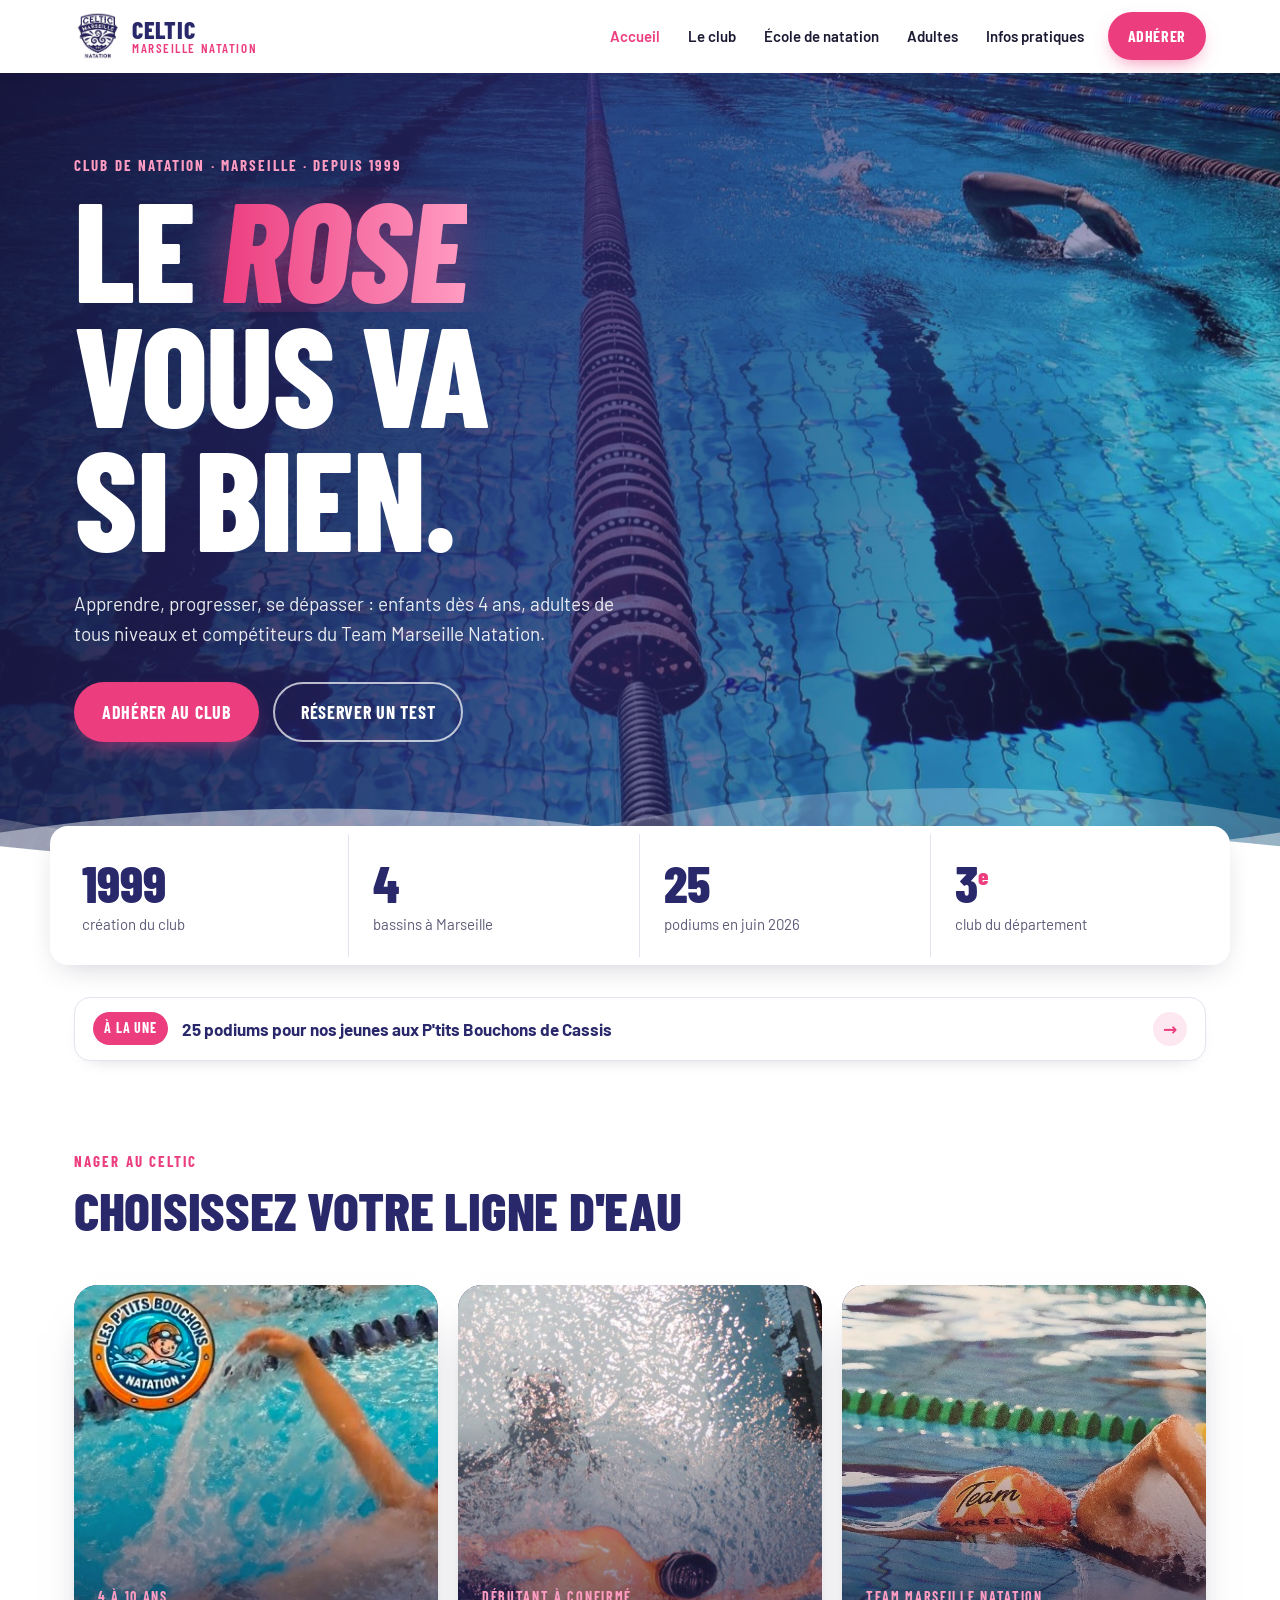
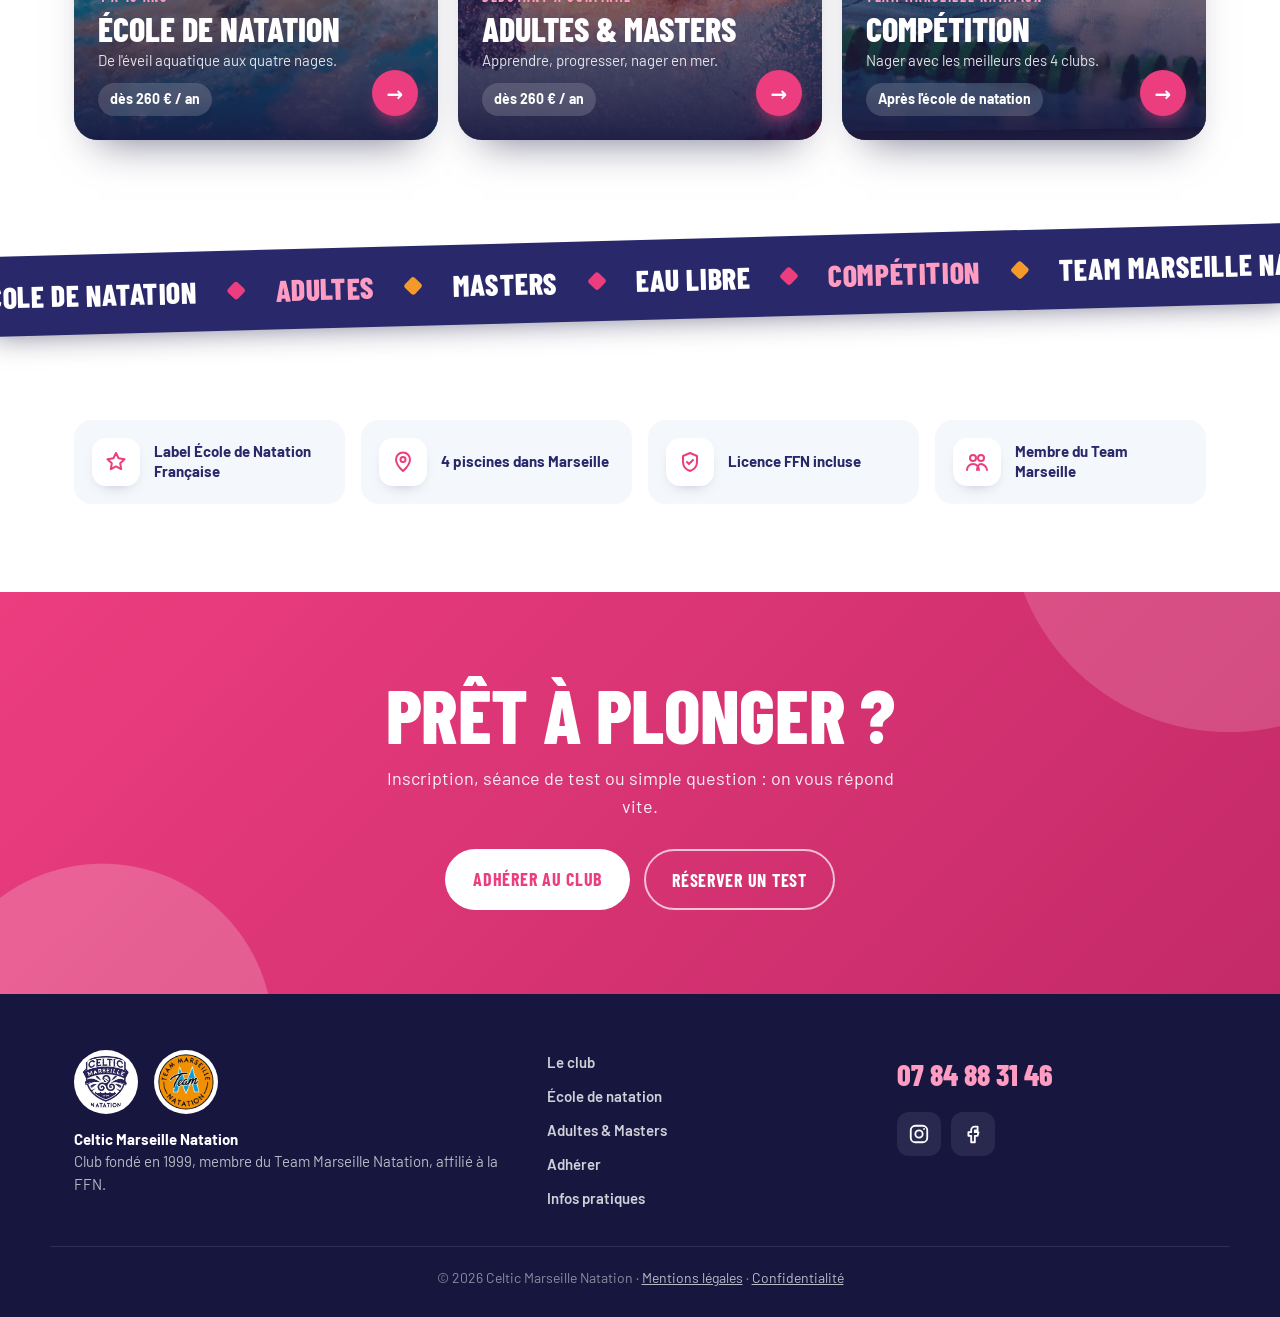
<file: index.html>
<!doctype html>
<html lang="fr">
<head>
  <meta charset="utf-8">
  <meta name="viewport" content="width=device-width, initial-scale=1, viewport-fit=cover">
  <title>Celtic Marseille Natation — Club de natation à Marseille depuis 1999</title>
  <meta name="description" content="Club de natation marseillais depuis 1999, membre du Team Marseille Natation. École de natation dès 4 ans, adultes, masters et compétition.">
  <meta name="theme-color" content="#29286b">
  <meta property="og:type" content="website">
  <meta property="og:title" content="Celtic Marseille Natation — Club de natation à Marseille depuis 1999">
  <meta property="og:description" content="Club de natation marseillais depuis 1999, membre du Team Marseille Natation. École de natation dès 4 ans, adultes, masters et compétition.">
  <meta property="og:image" content="assets/img/news-stage.jpg">
  <meta property="og:locale" content="fr_FR">
  <link rel="icon" href="assets/img/logo-celtic.jpg">
  <link rel="apple-touch-icon" href="assets/img/logo-celtic.jpg">
  <link rel="preconnect" href="https://fonts.googleapis.com">
  <link rel="preconnect" href="https://fonts.gstatic.com" crossorigin>
  <link href="https://fonts.googleapis.com/css2?family=Barlow+Condensed:ital,wght@0,600;0,700;0,800;1,800&family=Barlow:wght@400;500;600;700&display=swap" rel="stylesheet">
  <link rel="stylesheet" href="assets/css/style.css">
</head>
<body>

<a class="skip" href="#contenu">Aller au contenu</a>

<header class="header">
  <div class="container header__inner">
    <a href="index.html" class="brand" aria-label="Celtic Marseille Natation, accueil">
      <img src="assets/img/logo-celtic.jpg" alt="" width="44" height="44">
      <span class="brand__text"><strong>Celtic</strong><span>Marseille Natation</span></span>
    </a>
    <nav class="nav" id="nav" aria-label="Navigation principale">
      <ul>
        <li><a href="index.html" aria-current="page">Accueil</a></li>
        <li><a href="club.html">Le club</a></li>
        <li><a href="ecole.html">École de natation</a></li>
        <li><a href="adultes.html">Adultes</a></li>
        <li><a href="infos.html">Infos pratiques</a></li>
        <li class="nav__cta"><a href="adherer.html" class="btn btn--pink btn--sm">Adhérer</a></li>
      </ul>
    </nav>
    <button class="burger" id="burger" aria-label="Ouvrir le menu" aria-expanded="false" aria-controls="nav">
      <span></span><span></span><span></span>
    </button>
  </div>
</header>

<main id="contenu">

<section class="hero" id="hero">
  <div class="hero__bg" aria-hidden="true"><img src="assets/img/news-stage.jpg" alt=""></div>
  <div class="hero__bubbles" id="bubbles" aria-hidden="true"></div>
  <div class="container hero__inner">
    <p class="kicker kicker--light hero__anim" style="--d:0">Club de natation · Marseille · depuis 1999</p>
    <h1 class="hero__title">
      <span class="line"><span>Le <em>rose</em></span></span>
      <span class="line"><span>vous va</span></span>
      <span class="line"><span>si bien.</span></span>
    </h1>
    <p class="hero__lead hero__anim" style="--d:4">Apprendre, progresser, se dépasser : enfants dès 4 ans, adultes de tous niveaux et compétiteurs du Team Marseille Natation.</p>
    <div class="hero__actions hero__anim" style="--d:5">
      <a href="adherer.html" class="btn btn--pink btn--glow">Adhérer au club</a>
      <button type="button" class="btn btn--ghost" data-modal="test">Réserver un test</button>
    </div>
  </div>
  <div class="waves" aria-hidden="true">
    <svg class="waves__layer waves__layer--back" viewBox="0 0 2880 120" preserveAspectRatio="none">
      <path d="M0,50 C240,95 480,95 720,50 C960,5 1200,5 1440,50 C1680,95 1920,95 2160,50 C2400,5 2640,5 2880,50 L2880,120 L0,120 Z"/>
    </svg>
    <svg class="waves__layer waves__layer--mid" viewBox="0 0 2880 120" preserveAspectRatio="none">
      <path d="M0,65 C240,30 480,30 720,65 C960,100 1200,100 1440,65 C1680,30 1920,30 2160,65 C2400,100 2640,100 2880,65 L2880,120 L0,120 Z"/>
    </svg>
    <svg class="waves__layer waves__layer--front" viewBox="0 0 2880 120" preserveAspectRatio="none">
      <path d="M0,80 C240,105 480,105 720,80 C960,55 1200,55 1440,80 C1680,105 1920,105 2160,80 C2400,55 2640,55 2880,80 L2880,120 L0,120 Z"/>
    </svg>
  </div>
</section>

<section class="stats" aria-label="Le club en chiffres">
  <div class="container stats__grid">
    <div class="stat"><span class="stat__num" data-count="1999" data-from="1960">1999</span><span class="stat__label">création du club</span></div>
    <div class="stat"><span class="stat__num" data-count="4">4</span><span class="stat__label">bassins à Marseille</span></div>
    <div class="stat"><span class="stat__num" data-count="25">25</span><span class="stat__label">podiums en juin 2026</span></div>
    <div class="stat"><span class="stat__num"><span data-count="3">3</span><sup>e</sup></span><span class="stat__label">club du département</span></div>
  </div>
</section>

<a href="club.html#actus" class="headline container reveal">
  <span class="headline__tag">À la une</span>
  <span class="headline__text">25 podiums pour nos jeunes aux P'tits Bouchons de Cassis</span>
  <span class="headline__arrow" aria-hidden="true">→</span>
</a>

<section class="section section--tight" aria-labelledby="lines-title">
  <div class="container">
    <div class="section__head reveal">
      <p class="kicker">Nager au Celtic</p>
      <h2 class="h2" id="lines-title">Choisissez votre ligne d'eau</h2>
    </div>
    <div class="lines" data-carousel>
      <a href="ecole.html" class="line-card reveal">
        <img src="assets/img/news-bouchons-cassis.jpg" alt="" class="line-card__img line-card__img--left" loading="lazy">
        <span class="line-card__body">
          <span class="line-card__kicker">4 à 10 ans</span>
          <span class="line-card__title">École de natation</span>
          <span class="line-card__text">De l'éveil aquatique aux quatre nages.</span>
          <span class="line-card__price">dès 260 € / an</span>
        </span>
        <span class="line-card__go" aria-hidden="true">→</span>
      </a>
      <a href="adultes.html" class="line-card reveal">
        <img src="assets/img/news-adultes.jpg" alt="" class="line-card__img" loading="lazy">
        <span class="line-card__body">
          <span class="line-card__kicker">Débutant à confirmé</span>
          <span class="line-card__title">Adultes &amp; Masters</span>
          <span class="line-card__text">Apprendre, progresser, nager en mer.</span>
          <span class="line-card__price">dès 260 € / an</span>
        </span>
        <span class="line-card__go" aria-hidden="true">→</span>
      </a>
      <a href="club.html#competition" class="line-card reveal">
        <img src="assets/img/course.jpg" alt="" class="line-card__img" loading="lazy">
        <span class="line-card__body">
          <span class="line-card__kicker">Team Marseille Natation</span>
          <span class="line-card__title">Compétition</span>
          <span class="line-card__text">Nager avec les meilleurs des 4 clubs.</span>
          <span class="line-card__price">Après l'école de natation</span>
        </span>
        <span class="line-card__go" aria-hidden="true">→</span>
      </a>
    </div>
  </div>
</section>

<div class="marquee" aria-hidden="true">
  <div class="marquee__track">
    <span>École de natation</span><span>Adultes</span><span>Masters</span><span>Eau libre</span><span>Compétition</span><span>Team Marseille Natation</span>
    <span>École de natation</span><span>Adultes</span><span>Masters</span><span>Eau libre</span><span>Compétition</span><span>Team Marseille Natation</span>
  </div>
</div>

<section class="section section--tight" aria-labelledby="why-title">
  <div class="container">
    <h2 class="visually-hidden" id="why-title">Pourquoi le Celtic</h2>
    <ul class="why">
      <li class="reveal">
        <span class="why__icon"><svg viewBox="0 0 24 24" aria-hidden="true"><path d="M12 3l2.6 5.3 5.9.9-4.3 4.1 1 5.8L12 16.4 6.8 19.1l1-5.8L3.5 9.2l5.9-.9z"/></svg></span>
        <strong>Label École de Natation Française</strong>
      </li>
      <li class="reveal">
        <span class="why__icon"><svg viewBox="0 0 24 24" aria-hidden="true"><path d="M12 21s-7-6.2-7-11.5A7 7 0 0 1 19 9.5C19 14.8 12 21 12 21z"/><circle cx="12" cy="9.5" r="2.5"/></svg></span>
        <strong>4 piscines dans Marseille</strong>
      </li>
      <li class="reveal">
        <span class="why__icon"><svg viewBox="0 0 24 24" aria-hidden="true"><path d="M12 3l7 3v6c0 4.5-3 7.5-7 9-4-1.5-7-4.5-7-9V6l7-3z"/><path d="M9 12l2 2 4-4"/></svg></span>
        <strong>Licence FFN incluse</strong>
      </li>
      <li class="reveal">
        <span class="why__icon"><svg viewBox="0 0 24 24" aria-hidden="true"><circle cx="8" cy="8" r="3"/><circle cx="16" cy="8" r="3"/><path d="M2 20c0-3.3 2.7-6 6-6s6 2.7 6 6M12 20c0-3.3 1.8-6 4-6s6 2.7 6 6"/></svg></span>
        <strong>Membre du Team Marseille</strong>
      </li>
    </ul>
  </div>
</section>

<section class="cta-band">
  <div class="container cta-band__inner reveal">
    <h2 class="h2">Prêt à plonger ?</h2>
    <p>Inscription, séance de test ou simple question : on vous répond vite.</p>
    <div class="hero__actions">
      <a href="adherer.html" class="btn btn--white">Adhérer au club</a>
      <button type="button" class="btn btn--ghost" data-modal="test">Réserver un test</button>
    </div>
  </div>
</section>

</main>

<footer class="footer">
  <div class="container footer__inner">
    <div class="footer__brand">
      <div class="footer__logos">
        <img src="assets/img/logo-celtic.jpg" alt="Logo Celtic Marseille Natation" width="64" height="64" loading="lazy">
        <img src="assets/img/logo-team.jpeg" alt="Logo Team Marseille Natation" width="64" height="64" loading="lazy">
      </div>
      <p><strong>Celtic Marseille Natation</strong><br>Club fondé en 1999, membre du Team Marseille Natation, affilié à la FFN.</p>
    </div>
    <nav class="footer__links" aria-label="Plan du site">
      <a href="club.html">Le club</a>
      <a href="ecole.html">École de natation</a>
      <a href="adultes.html">Adultes &amp; Masters</a>
      <a href="adherer.html">Adhérer</a>
      <a href="infos.html">Infos pratiques</a>
    </nav>
    <div class="footer__contact">
      <a href="tel:+33784883146" class="footer__phone">07 84 88 31 46</a>
      <div class="footer__socials">
        <a href="https://www.instagram.com/celticmarseillenatation/" target="_blank" rel="noopener" aria-label="Instagram du club">
          <svg viewBox="0 0 24 24" aria-hidden="true"><rect x="3" y="3" width="18" height="18" rx="5"/><circle cx="12" cy="12" r="4"/><circle cx="17.5" cy="6.5" r="1" class="fill"/></svg>
        </a>
        <a href="https://www.facebook.com/p/Celtic-Marseille-Natation-61565328270177/" target="_blank" rel="noopener" aria-label="Facebook du club">
          <svg viewBox="0 0 24 24" aria-hidden="true"><path d="M14 8h3V4h-3a4 4 0 0 0-4 4v2H7v4h3v7h4v-7h3l1-4h-4V8z"/></svg>
        </a>
      </div>
    </div>
  </div>
  <p class="footer__small container">© <span id="year">2026</span> Celtic Marseille Natation · <a href="mentions-legales.html">Mentions légales</a> · <a href="politique-confidentialite.html">Confidentialité</a></p>
</footer>

<nav class="tabbar" aria-label="Navigation rapide">
  <a href="index.html" class="tabbar__item" aria-current="page"><span class="tabbar__icon"><svg viewBox="0 0 24 24" aria-hidden="true"><path d="M3 11l9-8 9 8v9a1 1 0 0 1-1 1h-5v-6h-6v6H4a1 1 0 0 1-1-1z"/></svg></span><span>Accueil</span></a>
  <a href="ecole.html" class="tabbar__item"><span class="tabbar__icon"><svg viewBox="0 0 24 24" aria-hidden="true"><circle cx="12" cy="7" r="3"/><path d="M3 15c3-2 6-2 9 0s6 2 9 0"/><path d="M3 19.5c3-2 6-2 9 0s6 2 9 0"/></svg></span><span>École</span></a>
  <a href="adherer.html" class="tabbar__item tabbar__item--cta"><span class="tabbar__icon"><svg viewBox="0 0 24 24" aria-hidden="true"><path d="M12 5v14M5 12h14"/></svg></span><span>Adhérer</span></a>
  <a href="adultes.html" class="tabbar__item"><span class="tabbar__icon"><svg viewBox="0 0 24 24" aria-hidden="true"><circle cx="17" cy="6" r="2.5"/><path d="M3 13l6-3 4 3 5-2"/><path d="M3 18c3-2 6-2 9 0s6 2 9 0"/></svg></span><span>Adultes</span></a>
  <a href="infos.html" class="tabbar__item"><span class="tabbar__icon"><svg viewBox="0 0 24 24" aria-hidden="true"><circle cx="12" cy="12" r="9"/><path d="M12 11v6M12 7.5v.5"/></svg></span><span>Infos</span></a>
</nav>

<a href="#contenu" class="totop" id="totop" aria-label="Revenir en haut de la page">
  <svg viewBox="0 0 24 24" aria-hidden="true"><path d="M12 19V5M5 12l7-7 7 7"/></svg>
</a>

<script src="assets/js/data.js"></script>
<script src="assets/js/main.js"></script>
</body>
</html>
</file>
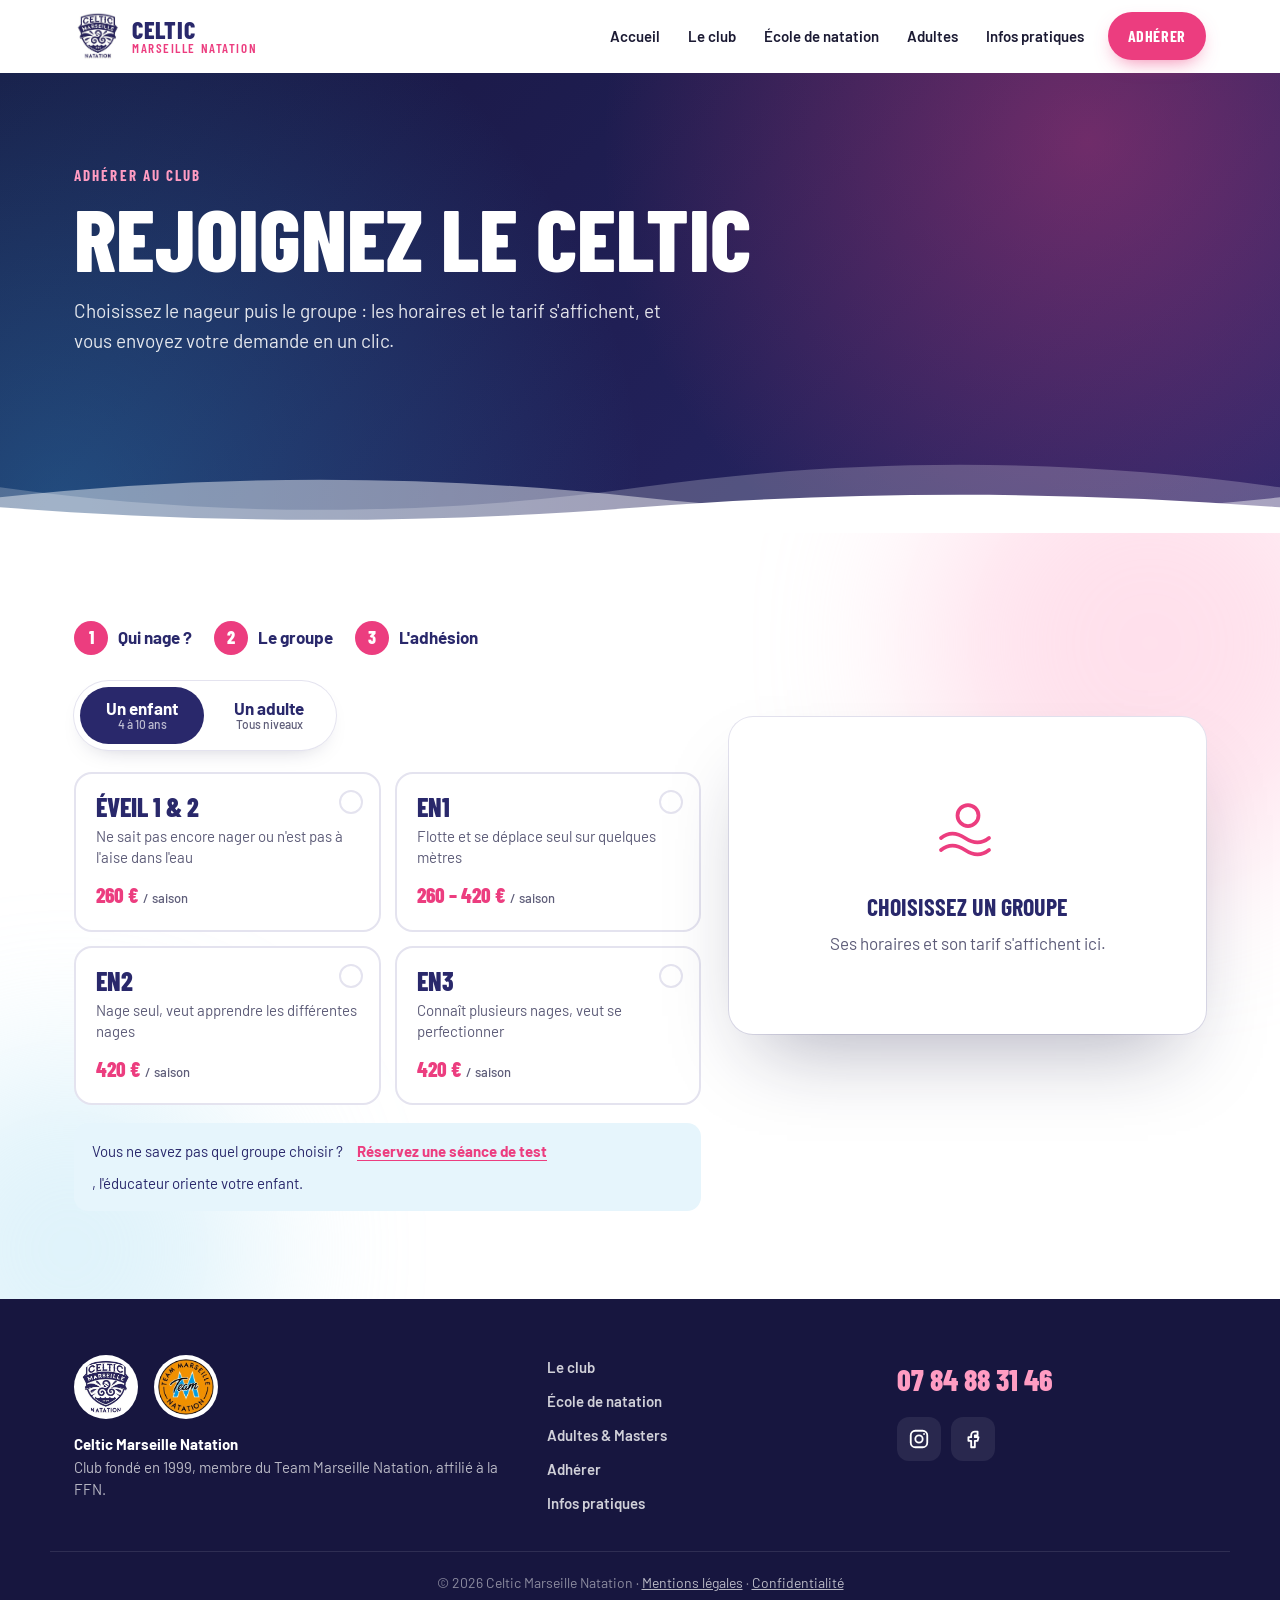
<file: adherer.html>
<!doctype html>
<html lang="fr">
<head>
  <meta charset="utf-8">
  <meta name="viewport" content="width=device-width, initial-scale=1, viewport-fit=cover">
  <title>Adhérer — Celtic Marseille Natation</title>
  <meta name="description" content="Adhérez au Celtic Marseille Natation : choisissez votre groupe, découvrez les horaires et le tarif, envoyez votre demande.">
  <meta name="theme-color" content="#29286b">
  <meta property="og:type" content="website">
  <meta property="og:title" content="Adhérer — Celtic Marseille Natation">
  <meta property="og:description" content="Adhérez au Celtic Marseille Natation : choisissez votre groupe, découvrez les horaires et le tarif, envoyez votre demande.">
  <meta property="og:image" content="assets/img/news-stage.jpg">
  <meta property="og:locale" content="fr_FR">
  <link rel="icon" href="assets/img/logo-celtic.jpg">
  <link rel="apple-touch-icon" href="assets/img/logo-celtic.jpg">
  <link rel="preconnect" href="https://fonts.googleapis.com">
  <link rel="preconnect" href="https://fonts.gstatic.com" crossorigin>
  <link href="https://fonts.googleapis.com/css2?family=Barlow+Condensed:ital,wght@0,600;0,700;0,800;1,800&family=Barlow:wght@400;500;600;700&display=swap" rel="stylesheet">
  <link rel="stylesheet" href="assets/css/style.css">
</head>
<body>

<a class="skip" href="#contenu">Aller au contenu</a>

<header class="header">
  <div class="container header__inner">
    <a href="index.html" class="brand" aria-label="Celtic Marseille Natation, accueil">
      <img src="assets/img/logo-celtic.jpg" alt="" width="44" height="44">
      <span class="brand__text"><strong>Celtic</strong><span>Marseille Natation</span></span>
    </a>
    <nav class="nav" id="nav" aria-label="Navigation principale">
      <ul>
        <li><a href="index.html">Accueil</a></li>
        <li><a href="club.html">Le club</a></li>
        <li><a href="ecole.html">École de natation</a></li>
        <li><a href="adultes.html">Adultes</a></li>
        <li><a href="infos.html">Infos pratiques</a></li>
        <li class="nav__cta"><a href="adherer.html" class="btn btn--pink btn--sm" aria-current="page">Adhérer</a></li>
      </ul>
    </nav>
    <button class="burger" id="burger" aria-label="Ouvrir le menu" aria-expanded="false" aria-controls="nav">
      <span></span><span></span><span></span>
    </button>
  </div>
</header>

<main id="contenu">
<section class="page-hero">
  <div class="container page-hero__inner">
    <p class="kicker kicker--light hero__anim" style="--d:0">Adhérer au club</p>
    <h1 class="page-hero__title hero__anim" style="--d:1">Rejoignez le Celtic</h1>
    <p class="page-hero__lead hero__anim" style="--d:2">Choisissez le nageur puis le groupe : les horaires et le tarif s'affichent, et vous envoyez votre demande en un clic.</p>
  </div>
  <div class="waves" aria-hidden="true">
    <svg class="waves__layer waves__layer--back" viewBox="0 0 2880 120" preserveAspectRatio="none">
      <path d="M0,50 C240,95 480,95 720,50 C960,5 1200,5 1440,50 C1680,95 1920,95 2160,50 C2400,5 2640,5 2880,50 L2880,120 L0,120 Z"/>
    </svg>
    <svg class="waves__layer waves__layer--mid" viewBox="0 0 2880 120" preserveAspectRatio="none">
      <path d="M0,65 C240,30 480,30 720,65 C960,100 1200,100 1440,65 C1680,30 1920,30 2160,65 C2400,100 2640,100 2880,65 L2880,120 L0,120 Z"/>
    </svg>
    <svg class="waves__layer waves__layer--front" viewBox="0 0 2880 120" preserveAspectRatio="none">
      <path d="M0,80 C240,105 480,105 720,80 C960,55 1200,55 1440,80 C1680,105 1920,105 2160,80 C2400,55 2640,55 2880,80 L2880,120 L0,120 Z"/>
    </svg>
  </div>
</section>

<section class="section section--tight signup" id="adherer">
  <div class="signup__glow" aria-hidden="true"></div>
  <div class="container">
    <ol class="mini-steps reveal">
      <li><span>1</span>Qui nage ?</li>
      <li><span>2</span>Le groupe</li>
      <li><span>3</span>L'adhésion</li>
    </ol>
    <div class="join">
      <div class="join__main">
        <div class="tabs" role="tablist" aria-label="Qui veut nager ?">
          <button type="button" class="tab" role="tab" aria-selected="true" data-tab="enfant">Un enfant<small>4 à 10 ans</small></button>
          <button type="button" class="tab" role="tab" aria-selected="false" data-tab="adulte">Un adulte<small>Tous niveaux</small></button>
        </div>
        <div class="choices" id="choices" role="radiogroup" aria-label="Choisissez un groupe"></div>
        <div class="join__help" id="join-help"></div>
      </div>
      <aside class="summary" id="summary" aria-live="polite">
        <div class="summary__empty" id="s-empty">
          <svg viewBox="0 0 48 48" aria-hidden="true"><path d="M6 30c5-4 10-4 16 0s11 4 16 0"/><path d="M6 38c5-4 10-4 16 0s11 4 16 0"/><circle cx="24" cy="15" r="7"/></svg>
          <strong>Choisissez un groupe</strong>
          <p>Ses horaires et son tarif s'affichent ici.</p>
        </div>
        <div class="summary__full" id="s-full" hidden>
          <p class="summary__label">Votre choix</p>
          <h2 class="summary__group" id="s-name"></h2>
          <p class="summary__goal" id="s-goal"></p>
          <div class="sessions" id="s-sessions" role="radiogroup" aria-label="Nombre de séances par semaine"></div>
          <div class="price-box">
            <span class="price-box__amount"><span id="s-price">0</span> €</span>
            <span class="price-box__per">pour la saison<br>adhésion + licence FFN incluses</span>
          </div>
          <p class="summary__label">Les créneaux</p>
          <ul class="slots slots--compact" id="s-slots"></ul>
          <p class="summary__note" id="s-note"></p>
          <div class="summary__actions" id="s-actions"></div>
        </div>
      </aside>
    </div>
  </div>
</section>

</main>

<footer class="footer">
  <div class="container footer__inner">
    <div class="footer__brand">
      <div class="footer__logos">
        <img src="assets/img/logo-celtic.jpg" alt="Logo Celtic Marseille Natation" width="64" height="64" loading="lazy">
        <img src="assets/img/logo-team.jpeg" alt="Logo Team Marseille Natation" width="64" height="64" loading="lazy">
      </div>
      <p><strong>Celtic Marseille Natation</strong><br>Club fondé en 1999, membre du Team Marseille Natation, affilié à la FFN.</p>
    </div>
    <nav class="footer__links" aria-label="Plan du site">
      <a href="club.html">Le club</a>
      <a href="ecole.html">École de natation</a>
      <a href="adultes.html">Adultes &amp; Masters</a>
      <a href="adherer.html">Adhérer</a>
      <a href="infos.html">Infos pratiques</a>
    </nav>
    <div class="footer__contact">
      <a href="tel:+33784883146" class="footer__phone">07 84 88 31 46</a>
      <div class="footer__socials">
        <a href="https://www.instagram.com/celticmarseillenatation/" target="_blank" rel="noopener" aria-label="Instagram du club">
          <svg viewBox="0 0 24 24" aria-hidden="true"><rect x="3" y="3" width="18" height="18" rx="5"/><circle cx="12" cy="12" r="4"/><circle cx="17.5" cy="6.5" r="1" class="fill"/></svg>
        </a>
        <a href="https://www.facebook.com/p/Celtic-Marseille-Natation-61565328270177/" target="_blank" rel="noopener" aria-label="Facebook du club">
          <svg viewBox="0 0 24 24" aria-hidden="true"><path d="M14 8h3V4h-3a4 4 0 0 0-4 4v2H7v4h3v7h4v-7h3l1-4h-4V8z"/></svg>
        </a>
      </div>
    </div>
  </div>
  <p class="footer__small container">© <span id="year">2026</span> Celtic Marseille Natation · <a href="mentions-legales.html">Mentions légales</a> · <a href="politique-confidentialite.html">Confidentialité</a></p>
</footer>

<nav class="tabbar" aria-label="Navigation rapide">
  <a href="index.html" class="tabbar__item"><span class="tabbar__icon"><svg viewBox="0 0 24 24" aria-hidden="true"><path d="M3 11l9-8 9 8v9a1 1 0 0 1-1 1h-5v-6h-6v6H4a1 1 0 0 1-1-1z"/></svg></span><span>Accueil</span></a>
  <a href="ecole.html" class="tabbar__item"><span class="tabbar__icon"><svg viewBox="0 0 24 24" aria-hidden="true"><circle cx="12" cy="7" r="3"/><path d="M3 15c3-2 6-2 9 0s6 2 9 0"/><path d="M3 19.5c3-2 6-2 9 0s6 2 9 0"/></svg></span><span>École</span></a>
  <a href="adherer.html" class="tabbar__item tabbar__item--cta" aria-current="page"><span class="tabbar__icon"><svg viewBox="0 0 24 24" aria-hidden="true"><path d="M12 5v14M5 12h14"/></svg></span><span>Adhérer</span></a>
  <a href="adultes.html" class="tabbar__item"><span class="tabbar__icon"><svg viewBox="0 0 24 24" aria-hidden="true"><circle cx="17" cy="6" r="2.5"/><path d="M3 13l6-3 4 3 5-2"/><path d="M3 18c3-2 6-2 9 0s6 2 9 0"/></svg></span><span>Adultes</span></a>
  <a href="infos.html" class="tabbar__item"><span class="tabbar__icon"><svg viewBox="0 0 24 24" aria-hidden="true"><circle cx="12" cy="12" r="9"/><path d="M12 11v6M12 7.5v.5"/></svg></span><span>Infos</span></a>
</nav>

<a href="#contenu" class="totop" id="totop" aria-label="Revenir en haut de la page">
  <svg viewBox="0 0 24 24" aria-hidden="true"><path d="M12 19V5M5 12l7-7 7 7"/></svg>
</a>

<script src="assets/js/data.js"></script>
<script src="assets/js/main.js"></script>
</body>
</html>
</file>
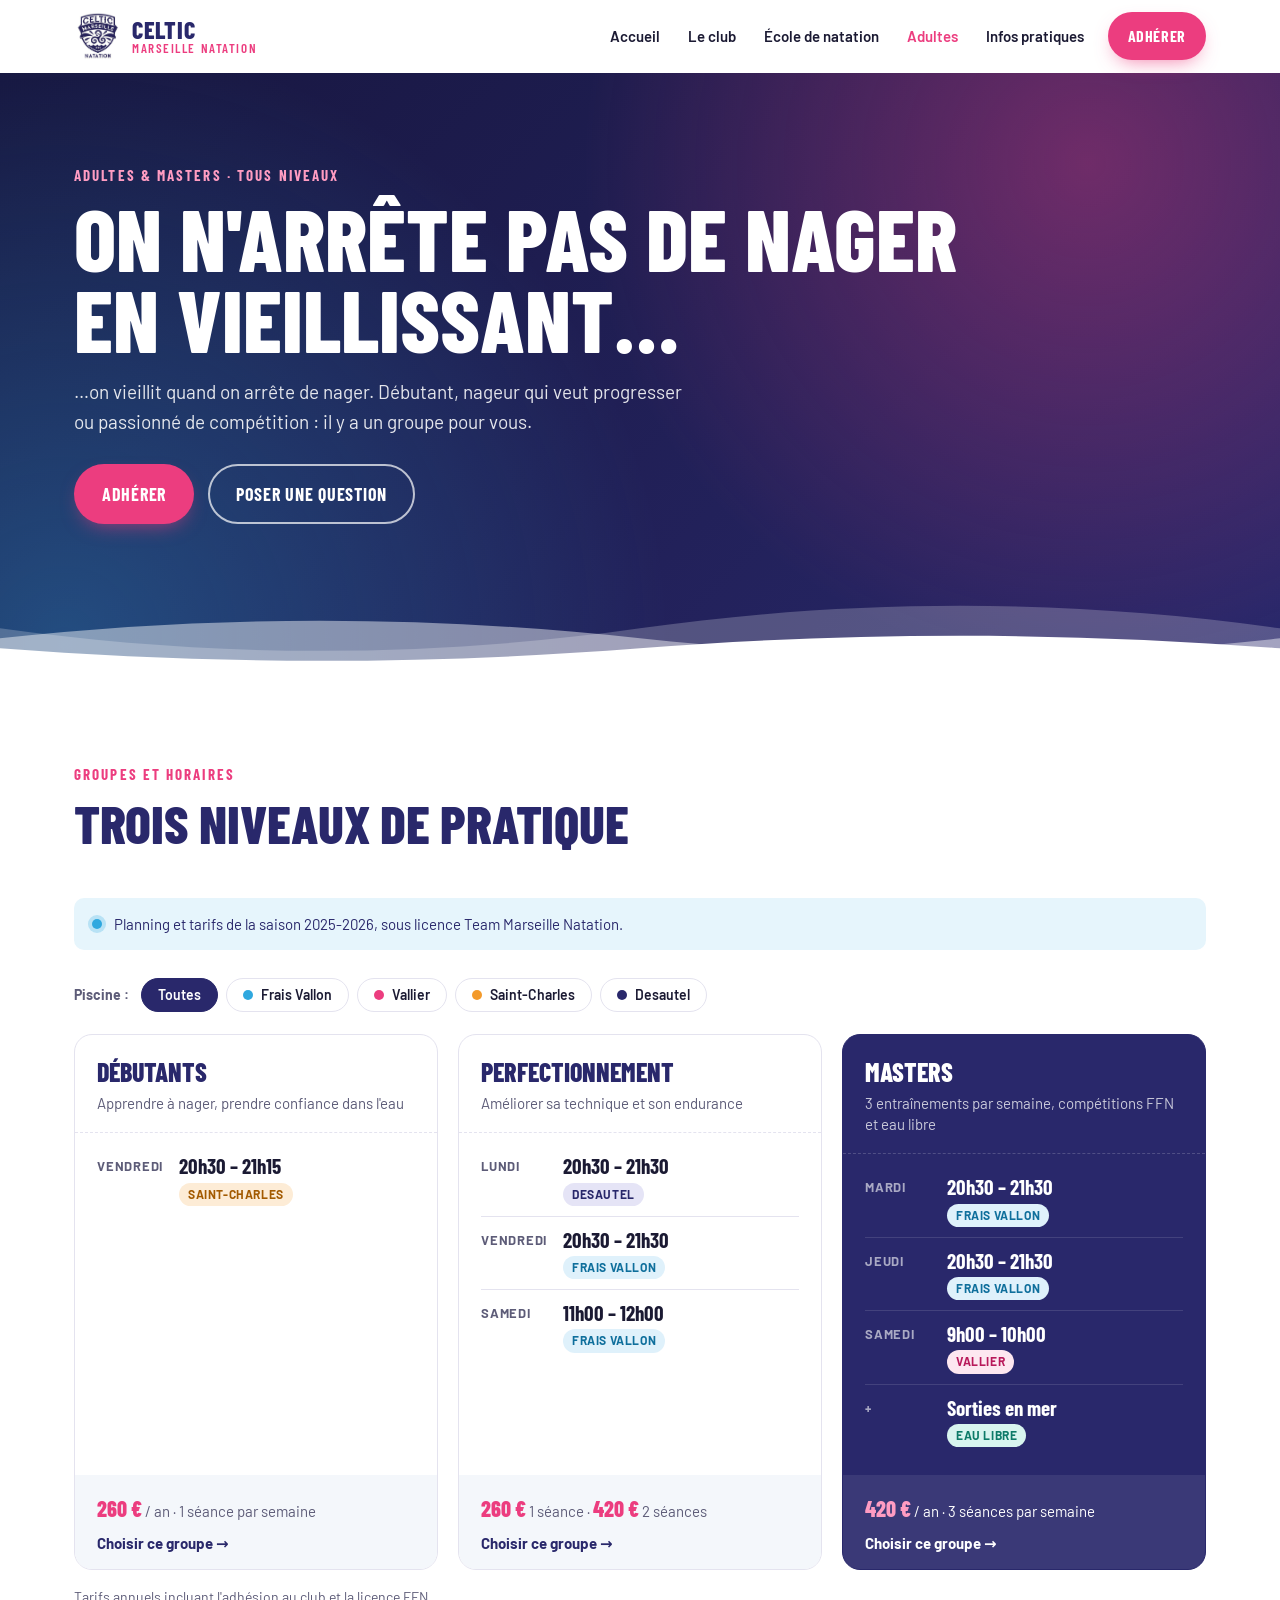
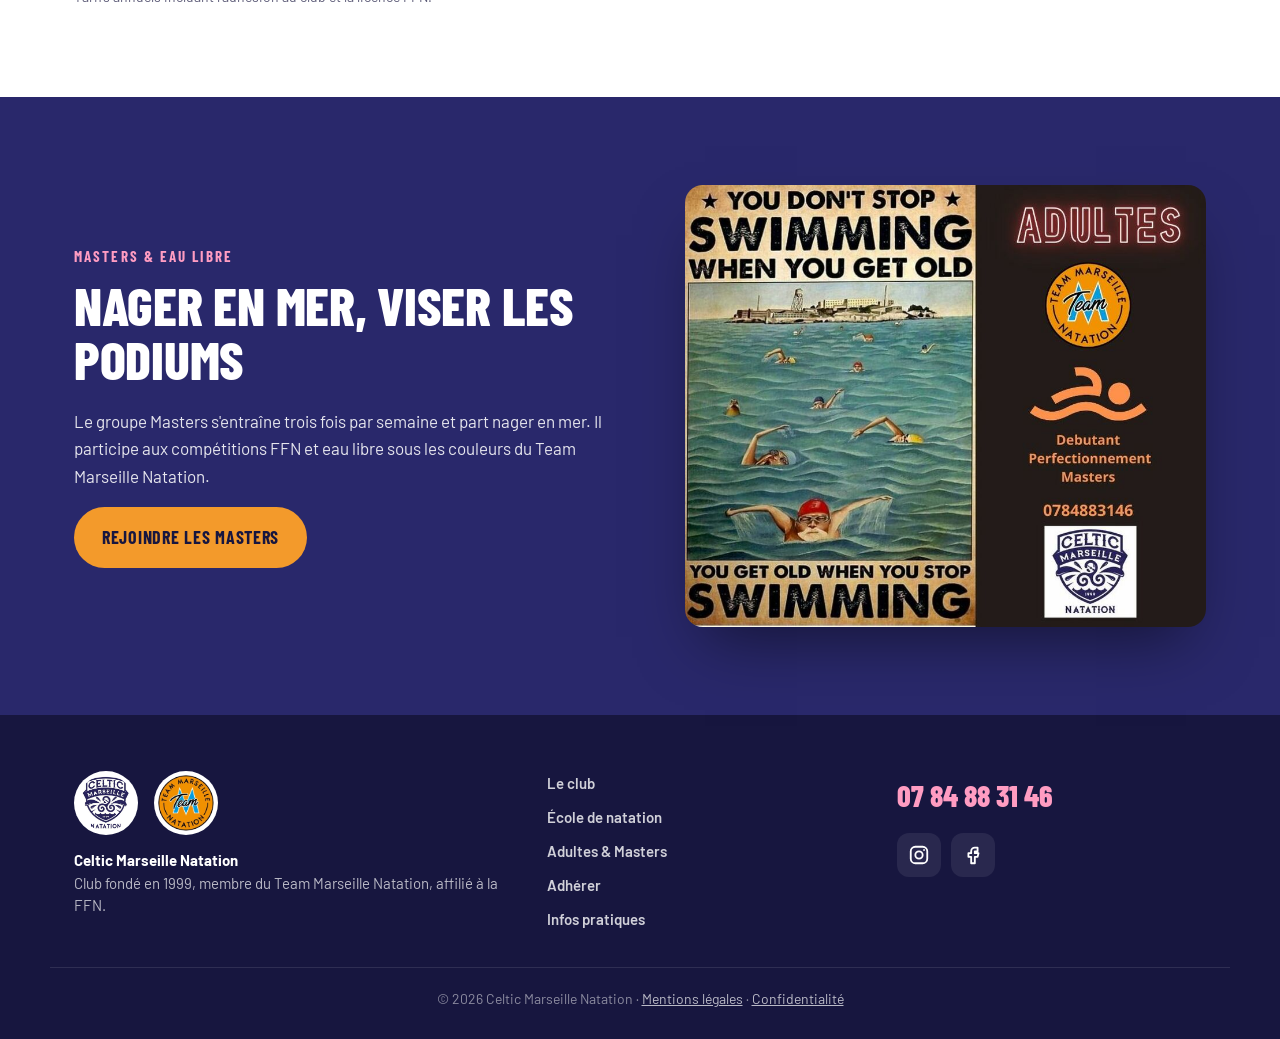
<file: adultes.html>
<!doctype html>
<html lang="fr">
<head>
  <meta charset="utf-8">
  <meta name="viewport" content="width=device-width, initial-scale=1, viewport-fit=cover">
  <title>Natation adultes et masters — Celtic Marseille Natation</title>
  <meta name="description" content="Cours de natation pour adultes à Marseille : débutants, perfectionnement et masters avec eau libre. Horaires et tarifs.">
  <meta name="theme-color" content="#29286b">
  <meta property="og:type" content="website">
  <meta property="og:title" content="Natation adultes et masters — Celtic Marseille Natation">
  <meta property="og:description" content="Cours de natation pour adultes à Marseille : débutants, perfectionnement et masters avec eau libre. Horaires et tarifs.">
  <meta property="og:image" content="assets/img/news-stage.jpg">
  <meta property="og:locale" content="fr_FR">
  <link rel="icon" href="assets/img/logo-celtic.jpg">
  <link rel="apple-touch-icon" href="assets/img/logo-celtic.jpg">
  <link rel="preconnect" href="https://fonts.googleapis.com">
  <link rel="preconnect" href="https://fonts.gstatic.com" crossorigin>
  <link href="https://fonts.googleapis.com/css2?family=Barlow+Condensed:ital,wght@0,600;0,700;0,800;1,800&family=Barlow:wght@400;500;600;700&display=swap" rel="stylesheet">
  <link rel="stylesheet" href="assets/css/style.css">
</head>
<body>

<a class="skip" href="#contenu">Aller au contenu</a>

<header class="header">
  <div class="container header__inner">
    <a href="index.html" class="brand" aria-label="Celtic Marseille Natation, accueil">
      <img src="assets/img/logo-celtic.jpg" alt="" width="44" height="44">
      <span class="brand__text"><strong>Celtic</strong><span>Marseille Natation</span></span>
    </a>
    <nav class="nav" id="nav" aria-label="Navigation principale">
      <ul>
        <li><a href="index.html">Accueil</a></li>
        <li><a href="club.html">Le club</a></li>
        <li><a href="ecole.html">École de natation</a></li>
        <li><a href="adultes.html" aria-current="page">Adultes</a></li>
        <li><a href="infos.html">Infos pratiques</a></li>
        <li class="nav__cta"><a href="adherer.html" class="btn btn--pink btn--sm">Adhérer</a></li>
      </ul>
    </nav>
    <button class="burger" id="burger" aria-label="Ouvrir le menu" aria-expanded="false" aria-controls="nav">
      <span></span><span></span><span></span>
    </button>
  </div>
</header>

<main id="contenu">
<section class="page-hero">
  <div class="container page-hero__inner">
    <p class="kicker kicker--light hero__anim" style="--d:0">Adultes &amp; Masters · Tous niveaux</p>
    <h1 class="page-hero__title hero__anim" style="--d:1">On n'arrête pas de nager en vieillissant…</h1>
    <p class="page-hero__lead hero__anim" style="--d:2">…on vieillit quand on arrête de nager. Débutant, nageur qui veut progresser ou passionné de compétition : il y a un groupe pour vous.</p>
    <div class="hero__actions"><a href="adherer.html" class="btn btn--pink btn--glow">Adhérer</a><button type="button" class="btn btn--ghost" data-modal="question">Poser une question</button></div>
  </div>
  <div class="waves" aria-hidden="true">
    <svg class="waves__layer waves__layer--back" viewBox="0 0 2880 120" preserveAspectRatio="none">
      <path d="M0,50 C240,95 480,95 720,50 C960,5 1200,5 1440,50 C1680,95 1920,95 2160,50 C2400,5 2640,5 2880,50 L2880,120 L0,120 Z"/>
    </svg>
    <svg class="waves__layer waves__layer--mid" viewBox="0 0 2880 120" preserveAspectRatio="none">
      <path d="M0,65 C240,30 480,30 720,65 C960,100 1200,100 1440,65 C1680,30 1920,30 2160,65 C2400,100 2640,100 2880,65 L2880,120 L0,120 Z"/>
    </svg>
    <svg class="waves__layer waves__layer--front" viewBox="0 0 2880 120" preserveAspectRatio="none">
      <path d="M0,80 C240,105 480,105 720,80 C960,55 1200,55 1440,80 C1680,105 1920,105 2160,80 C2400,55 2640,55 2880,80 L2880,120 L0,120 Z"/>
    </svg>
  </div>
</section>

<section class="section section--tight">
  <div class="container">
    <div class="section__head reveal">
      <p class="kicker">Groupes et horaires</p>
      <h2 class="h2">Trois niveaux de pratique</h2>
    </div>
    <p class="season-note reveal"><span class="season-note__dot"></span><span>Planning et tarifs de la saison <span data-season>2025-2026</span>, sous licence Team Marseille Natation.</span></p>
    <div class="groups groups--3" data-groups="adulte" data-carousel></div>
    <p class="fineprint">Tarifs annuels incluant l'adhésion au club et la licence FFN.</p>
  </div>
</section>

<section class="section section--navy section--tight">
  <div class="container split">
    <div class="split__text reveal">
      <p class="kicker kicker--light">Masters &amp; eau libre</p>
      <h2 class="h2">Nager en mer, viser les podiums</h2>
      <p>Le groupe Masters s'entraîne trois fois par semaine et part nager en mer. Il participe aux compétitions FFN et eau libre sous les couleurs du Team Marseille Natation.</p>
      <a href="adherer.html" class="btn btn--orange">Rejoindre les Masters</a>
    </div>
    <figure class="split__media reveal">
      <img class="photo" src="assets/img/masters.jpg" alt="Affiche des groupes adultes : débutant, perfectionnement, masters" loading="lazy">
    </figure>
  </div>
</section>

</main>

<footer class="footer">
  <div class="container footer__inner">
    <div class="footer__brand">
      <div class="footer__logos">
        <img src="assets/img/logo-celtic.jpg" alt="Logo Celtic Marseille Natation" width="64" height="64" loading="lazy">
        <img src="assets/img/logo-team.jpeg" alt="Logo Team Marseille Natation" width="64" height="64" loading="lazy">
      </div>
      <p><strong>Celtic Marseille Natation</strong><br>Club fondé en 1999, membre du Team Marseille Natation, affilié à la FFN.</p>
    </div>
    <nav class="footer__links" aria-label="Plan du site">
      <a href="club.html">Le club</a>
      <a href="ecole.html">École de natation</a>
      <a href="adultes.html">Adultes &amp; Masters</a>
      <a href="adherer.html">Adhérer</a>
      <a href="infos.html">Infos pratiques</a>
    </nav>
    <div class="footer__contact">
      <a href="tel:+33784883146" class="footer__phone">07 84 88 31 46</a>
      <div class="footer__socials">
        <a href="https://www.instagram.com/celticmarseillenatation/" target="_blank" rel="noopener" aria-label="Instagram du club">
          <svg viewBox="0 0 24 24" aria-hidden="true"><rect x="3" y="3" width="18" height="18" rx="5"/><circle cx="12" cy="12" r="4"/><circle cx="17.5" cy="6.5" r="1" class="fill"/></svg>
        </a>
        <a href="https://www.facebook.com/p/Celtic-Marseille-Natation-61565328270177/" target="_blank" rel="noopener" aria-label="Facebook du club">
          <svg viewBox="0 0 24 24" aria-hidden="true"><path d="M14 8h3V4h-3a4 4 0 0 0-4 4v2H7v4h3v7h4v-7h3l1-4h-4V8z"/></svg>
        </a>
      </div>
    </div>
  </div>
  <p class="footer__small container">© <span id="year">2026</span> Celtic Marseille Natation · <a href="mentions-legales.html">Mentions légales</a> · <a href="politique-confidentialite.html">Confidentialité</a></p>
</footer>

<nav class="tabbar" aria-label="Navigation rapide">
  <a href="index.html" class="tabbar__item"><span class="tabbar__icon"><svg viewBox="0 0 24 24" aria-hidden="true"><path d="M3 11l9-8 9 8v9a1 1 0 0 1-1 1h-5v-6h-6v6H4a1 1 0 0 1-1-1z"/></svg></span><span>Accueil</span></a>
  <a href="ecole.html" class="tabbar__item"><span class="tabbar__icon"><svg viewBox="0 0 24 24" aria-hidden="true"><circle cx="12" cy="7" r="3"/><path d="M3 15c3-2 6-2 9 0s6 2 9 0"/><path d="M3 19.5c3-2 6-2 9 0s6 2 9 0"/></svg></span><span>École</span></a>
  <a href="adherer.html" class="tabbar__item tabbar__item--cta"><span class="tabbar__icon"><svg viewBox="0 0 24 24" aria-hidden="true"><path d="M12 5v14M5 12h14"/></svg></span><span>Adhérer</span></a>
  <a href="adultes.html" class="tabbar__item" aria-current="page"><span class="tabbar__icon"><svg viewBox="0 0 24 24" aria-hidden="true"><circle cx="17" cy="6" r="2.5"/><path d="M3 13l6-3 4 3 5-2"/><path d="M3 18c3-2 6-2 9 0s6 2 9 0"/></svg></span><span>Adultes</span></a>
  <a href="infos.html" class="tabbar__item"><span class="tabbar__icon"><svg viewBox="0 0 24 24" aria-hidden="true"><circle cx="12" cy="12" r="9"/><path d="M12 11v6M12 7.5v.5"/></svg></span><span>Infos</span></a>
</nav>

<a href="#contenu" class="totop" id="totop" aria-label="Revenir en haut de la page">
  <svg viewBox="0 0 24 24" aria-hidden="true"><path d="M12 19V5M5 12l7-7 7 7"/></svg>
</a>

<script src="assets/js/data.js"></script>
<script src="assets/js/main.js"></script>
</body>
</html>
</file>
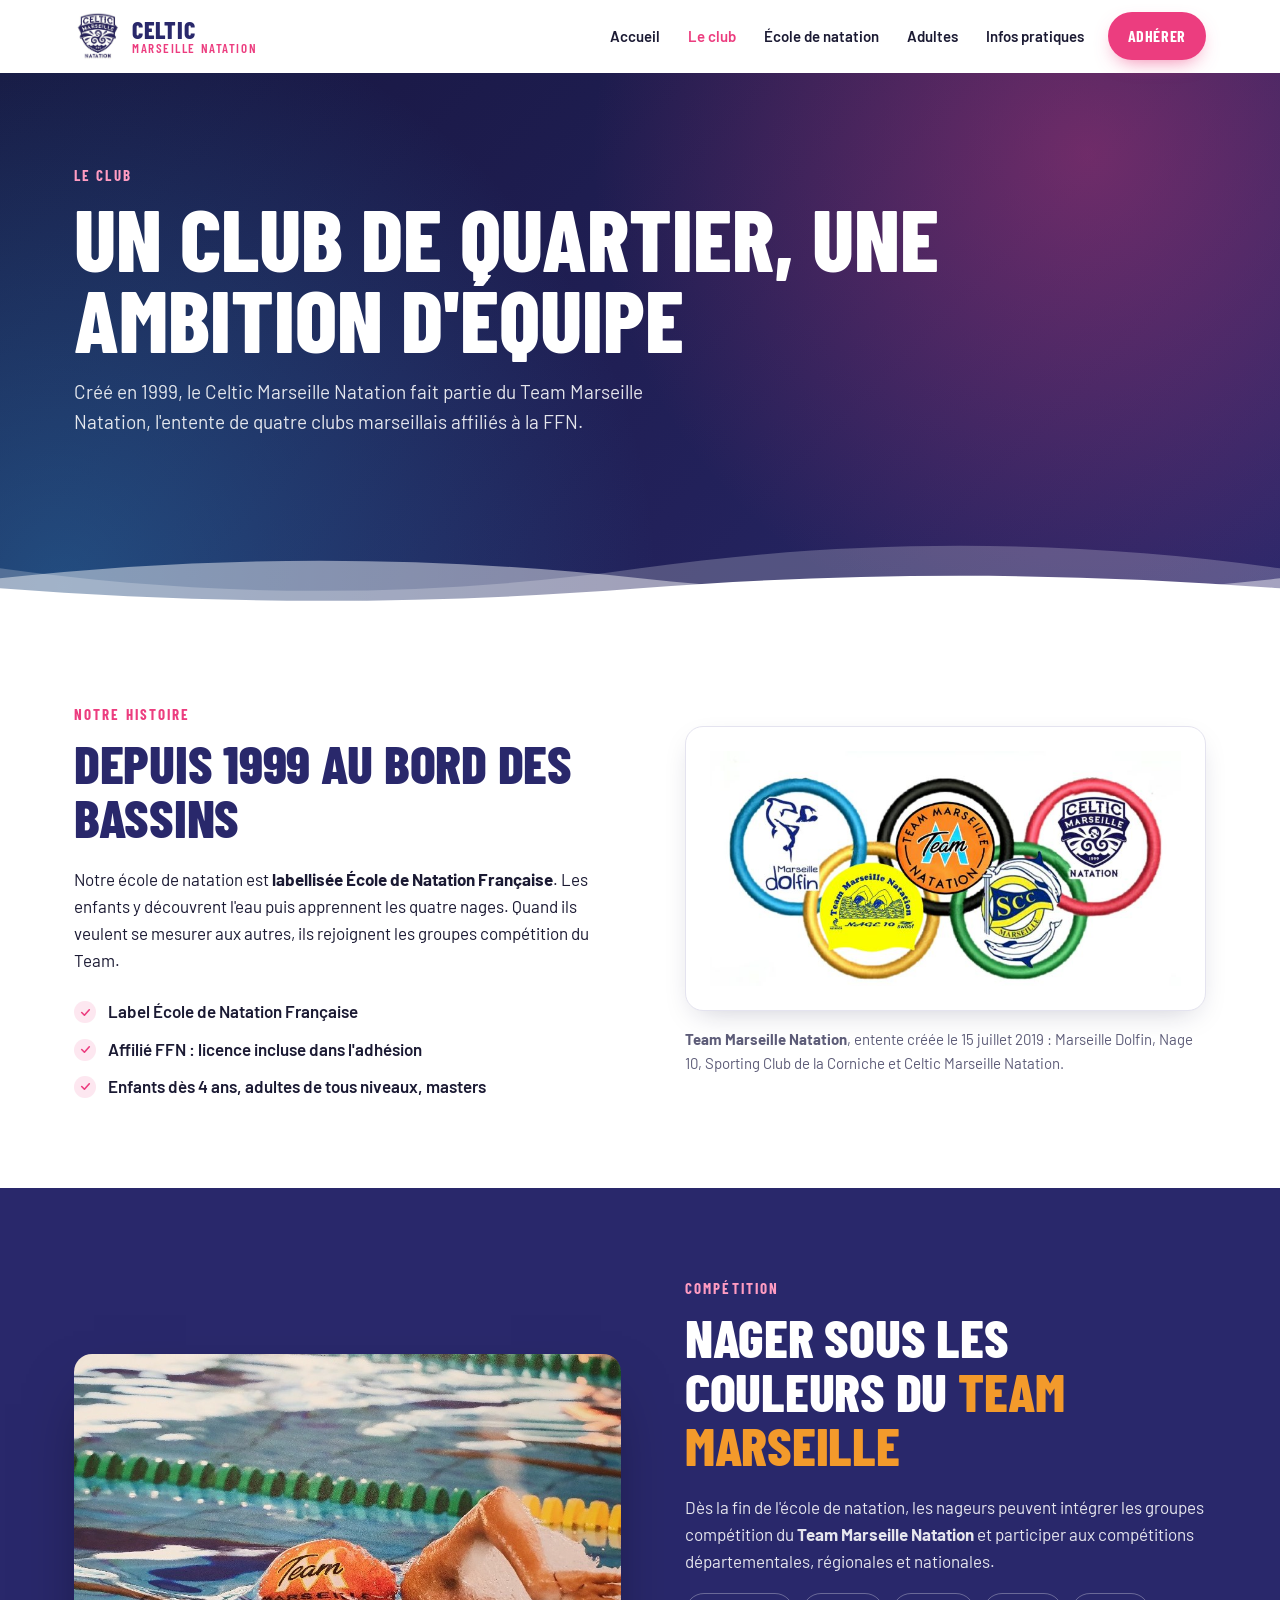
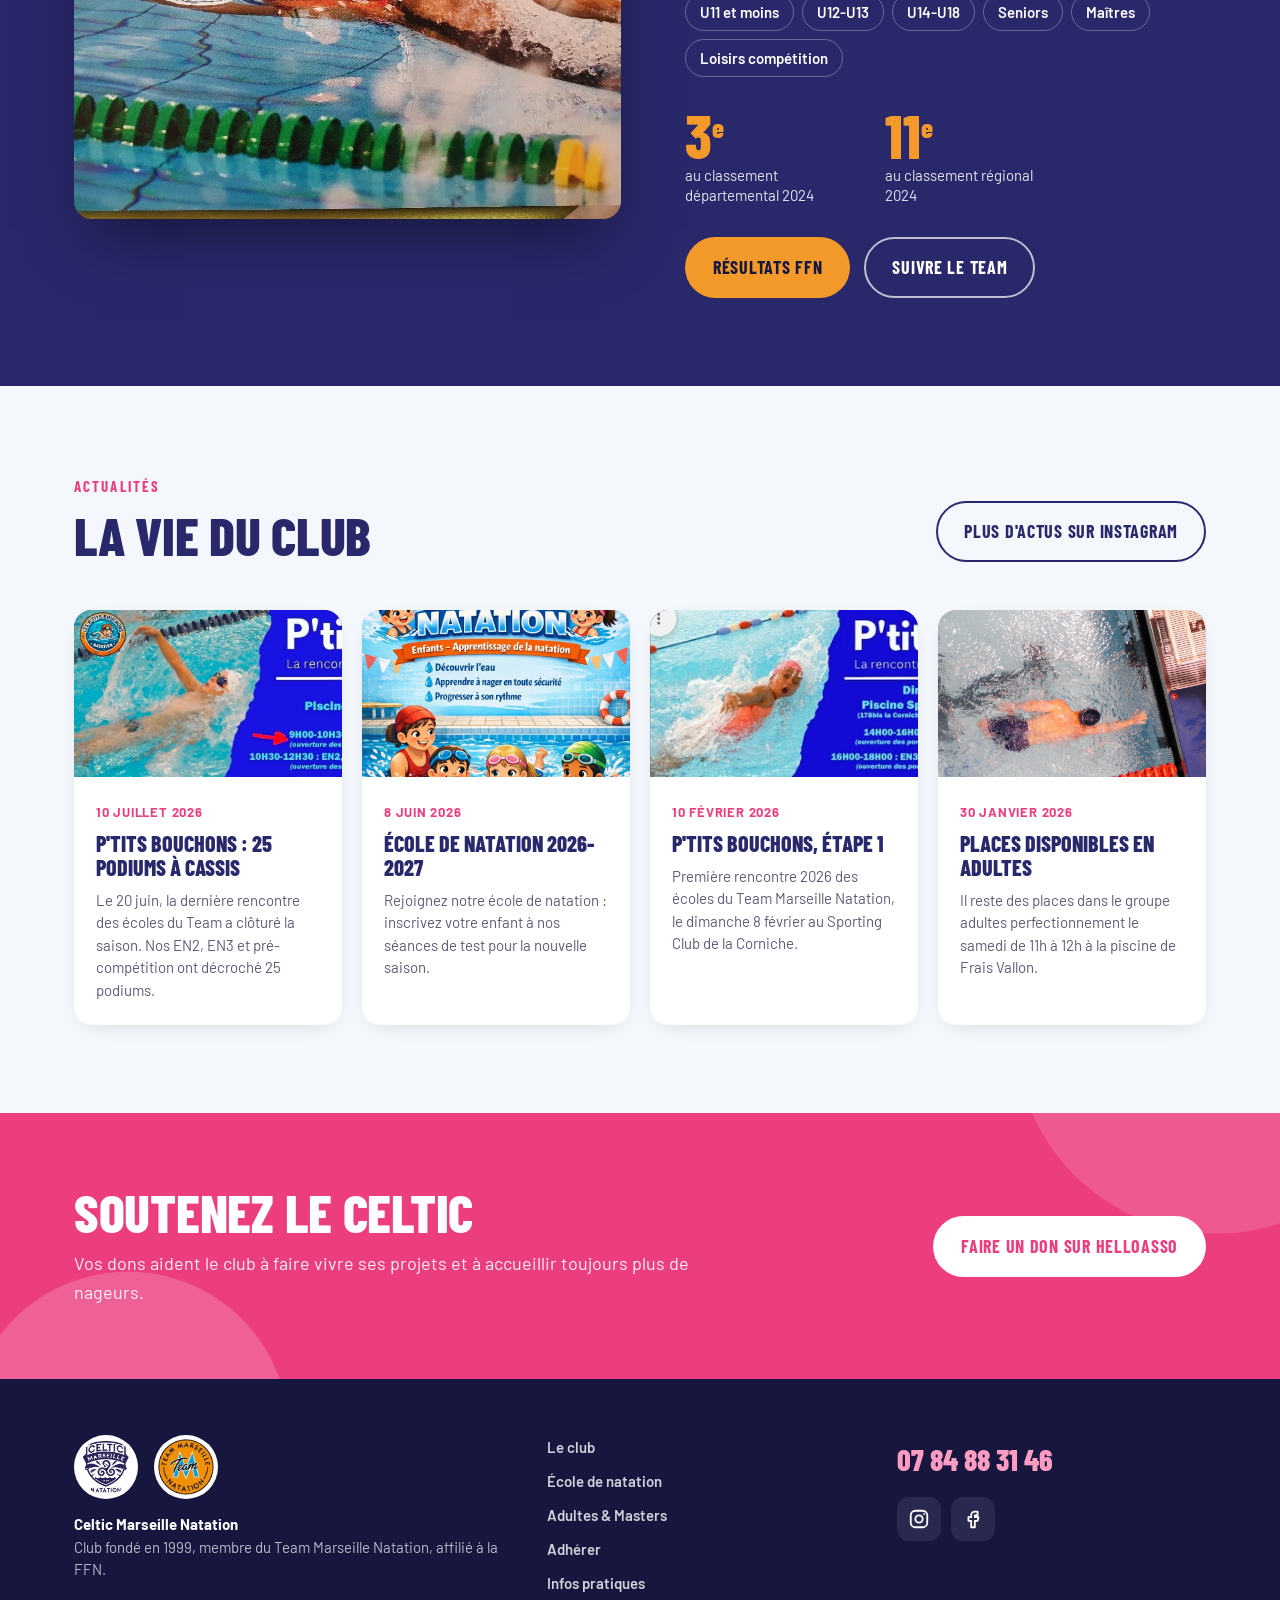
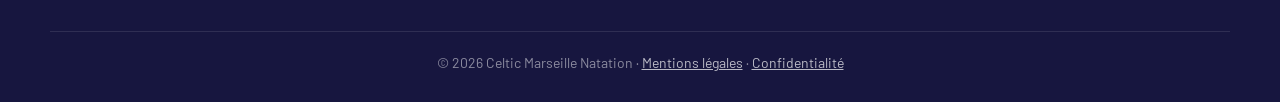
<file: club.html>
<!doctype html>
<html lang="fr">
<head>
  <meta charset="utf-8">
  <meta name="viewport" content="width=device-width, initial-scale=1, viewport-fit=cover">
  <title>Le club — Celtic Marseille Natation</title>
  <meta name="description" content="Histoire du Celtic Marseille Natation, le Team Marseille Natation, la compétition et les actualités du club.">
  <meta name="theme-color" content="#29286b">
  <meta property="og:type" content="website">
  <meta property="og:title" content="Le club — Celtic Marseille Natation">
  <meta property="og:description" content="Histoire du Celtic Marseille Natation, le Team Marseille Natation, la compétition et les actualités du club.">
  <meta property="og:image" content="assets/img/news-stage.jpg">
  <meta property="og:locale" content="fr_FR">
  <link rel="icon" href="assets/img/logo-celtic.jpg">
  <link rel="apple-touch-icon" href="assets/img/logo-celtic.jpg">
  <link rel="preconnect" href="https://fonts.googleapis.com">
  <link rel="preconnect" href="https://fonts.gstatic.com" crossorigin>
  <link href="https://fonts.googleapis.com/css2?family=Barlow+Condensed:ital,wght@0,600;0,700;0,800;1,800&family=Barlow:wght@400;500;600;700&display=swap" rel="stylesheet">
  <link rel="stylesheet" href="assets/css/style.css">
</head>
<body>

<a class="skip" href="#contenu">Aller au contenu</a>

<header class="header">
  <div class="container header__inner">
    <a href="index.html" class="brand" aria-label="Celtic Marseille Natation, accueil">
      <img src="assets/img/logo-celtic.jpg" alt="" width="44" height="44">
      <span class="brand__text"><strong>Celtic</strong><span>Marseille Natation</span></span>
    </a>
    <nav class="nav" id="nav" aria-label="Navigation principale">
      <ul>
        <li><a href="index.html">Accueil</a></li>
        <li><a href="club.html" aria-current="page">Le club</a></li>
        <li><a href="ecole.html">École de natation</a></li>
        <li><a href="adultes.html">Adultes</a></li>
        <li><a href="infos.html">Infos pratiques</a></li>
        <li class="nav__cta"><a href="adherer.html" class="btn btn--pink btn--sm">Adhérer</a></li>
      </ul>
    </nav>
    <button class="burger" id="burger" aria-label="Ouvrir le menu" aria-expanded="false" aria-controls="nav">
      <span></span><span></span><span></span>
    </button>
  </div>
</header>

<main id="contenu">
<section class="page-hero">
  <div class="container page-hero__inner">
    <p class="kicker kicker--light hero__anim" style="--d:0">Le club</p>
    <h1 class="page-hero__title hero__anim" style="--d:1">Un club de quartier, une ambition d'équipe</h1>
    <p class="page-hero__lead hero__anim" style="--d:2">Créé en 1999, le Celtic Marseille Natation fait partie du Team Marseille Natation, l'entente de quatre clubs marseillais affiliés à la FFN.</p>
  </div>
  <div class="waves" aria-hidden="true">
    <svg class="waves__layer waves__layer--back" viewBox="0 0 2880 120" preserveAspectRatio="none">
      <path d="M0,50 C240,95 480,95 720,50 C960,5 1200,5 1440,50 C1680,95 1920,95 2160,50 C2400,5 2640,5 2880,50 L2880,120 L0,120 Z"/>
    </svg>
    <svg class="waves__layer waves__layer--mid" viewBox="0 0 2880 120" preserveAspectRatio="none">
      <path d="M0,65 C240,30 480,30 720,65 C960,100 1200,100 1440,65 C1680,30 1920,30 2160,65 C2400,100 2640,100 2880,65 L2880,120 L0,120 Z"/>
    </svg>
    <svg class="waves__layer waves__layer--front" viewBox="0 0 2880 120" preserveAspectRatio="none">
      <path d="M0,80 C240,105 480,105 720,80 C960,55 1200,55 1440,80 C1680,105 1920,105 2160,80 C2400,55 2640,55 2880,80 L2880,120 L0,120 Z"/>
    </svg>
  </div>
</section>

<section class="section section--tight">
  <div class="container split">
    <div class="split__text reveal">
      <p class="kicker">Notre histoire</p>
      <h2 class="h2">Depuis 1999 au bord des bassins</h2>
      <p>Notre école de natation est <strong>labellisée École de Natation Française</strong>. Les enfants y découvrent l'eau puis apprennent les quatre nages. Quand ils veulent se mesurer aux autres, ils rejoignent les groupes compétition du Team.</p>
      <ul class="checks">
        <li>Label École de Natation Française</li>
        <li>Affilié FFN : licence incluse dans l'adhésion</li>
        <li>Enfants dès 4 ans, adultes de tous niveaux, masters</li>
      </ul>
    </div>
    <figure class="split__media reveal">
      <div class="team-card"><img src="assets/img/team-photo.jpg" alt="Les logos des quatre clubs du Team Marseille Natation : Marseille Dolfin, Nage 10, Sporting Club de la Corniche et Celtic Marseille Natation" loading="lazy"></div>
      <figcaption><strong>Team Marseille Natation</strong>, entente créée le 15 juillet 2019 : Marseille Dolfin, Nage 10, Sporting Club de la Corniche et Celtic Marseille Natation.</figcaption>
    </figure>
  </div>
</section>

<section class="section section--navy section--tight" id="competition">
  <div class="container split split--reverse">
    <div class="split__text reveal">
      <p class="kicker kicker--light">Compétition</p>
      <h2 class="h2">Nager sous les couleurs du <span class="orange">Team Marseille</span></h2>
      <p>Dès la fin de l'école de natation, les nageurs peuvent intégrer les groupes compétition du <strong>Team Marseille Natation</strong> et participer aux compétitions départementales, régionales et nationales.</p>
      <ul class="chips"><li>U11 et moins</li><li>U12-U13</li><li>U14-U18</li><li>Seniors</li><li>Maîtres</li><li>Loisirs compétition</li></ul>
      <div class="results">
        <div><span class="results__num">3<sup>e</sup></span><span>au classement départemental 2024</span></div>
        <div><span class="results__num">11<sup>e</sup></span><span>au classement régional 2024</span></div>
      </div>
      <div class="hero__actions">
        <a href="https://ffn.extranat.fr" class="btn btn--orange" target="_blank" rel="noopener">Résultats FFN</a>
        <a href="https://www.instagram.com/team_marseille_natation/" class="btn btn--ghost" target="_blank" rel="noopener">Suivre le Team</a>
      </div>
    </div>
    <figure class="split__media reveal">
      <img class="photo" src="assets/img/course.jpg" alt="Nageur en crawl portant le bonnet orange du Team Marseille" loading="lazy">
    </figure>
  </div>
</section>

<section class="section section--tint section--tight" id="actus">
  <div class="container">
    <div class="section__head section__head--row reveal">
      <div><p class="kicker">Actualités</p><h2 class="h2">La vie du club</h2></div>
      <a href="https://www.instagram.com/celticmarseillenatation/" class="btn btn--outline" target="_blank" rel="noopener">Plus d'actus sur Instagram</a>
    </div>
    <div class="news" data-carousel>
      <article class="newscard reveal">
        <div class="newscard__img newscard__img--left"><img src="assets/img/news-bouchons-cassis.jpg" alt="Affiche des P'tits Bouchons à la piscine Cap Provence de Cassis" loading="lazy"></div>
        <div class="newscard__body"><time datetime="2026-07-10">10 juillet 2026</time><h3>P'tits Bouchons : 25 podiums à Cassis</h3><p>Le 20 juin, la dernière rencontre des écoles du Team a clôturé la saison. Nos EN2, EN3 et pré-compétition ont décroché 25 podiums.</p></div>
      </article>
      <article class="newscard reveal">
        <div class="newscard__img newscard__img--contain"><img src="assets/img/news-ecole-2627.jpg" alt="Affiche de l'école de natation : tests et inscriptions en mai" loading="lazy"></div>
        <div class="newscard__body"><time datetime="2026-06-08">8 juin 2026</time><h3>École de natation 2026-2027</h3><p>Rejoignez notre école de natation : inscrivez votre enfant à nos séances de test pour la nouvelle saison.</p></div>
      </article>
      <article class="newscard reveal">
        <div class="newscard__img newscard__img--left"><img src="assets/img/news-bouchons-fev.jpg" alt="Affiche des P'tits Bouchons au Sporting Club de la Corniche" loading="lazy"></div>
        <div class="newscard__body"><time datetime="2026-02-10">10 février 2026</time><h3>P'tits Bouchons, étape 1</h3><p>Première rencontre 2026 des écoles du Team Marseille Natation, le dimanche 8 février au Sporting Club de la Corniche.</p></div>
      </article>
      <article class="newscard reveal">
        <div class="newscard__img"><img src="assets/img/news-adultes.jpg" alt="Nageur adulte en crawl vu du dessus" loading="lazy"></div>
        <div class="newscard__body"><time datetime="2026-01-30">30 janvier 2026</time><h3>Places disponibles en adultes</h3><p>Il reste des places dans le groupe adultes perfectionnement le samedi de 11h à 12h à la piscine de Frais Vallon.</p></div>
      </article>
    </div>
  </div>
</section>

<section class="support">
  <div class="container support__inner reveal">
    <div>
      <h2 class="h2">Soutenez le Celtic</h2>
      <p>Vos dons aident le club à faire vivre ses projets et à accueillir toujours plus de nageurs.</p>
    </div>
    <a href="https://www.helloasso.com/associations/celtic-marseille-natation/formulaires/1" class="btn btn--white" target="_blank" rel="noopener">Faire un don sur HelloAsso</a>
  </div>
</section>

</main>

<footer class="footer">
  <div class="container footer__inner">
    <div class="footer__brand">
      <div class="footer__logos">
        <img src="assets/img/logo-celtic.jpg" alt="Logo Celtic Marseille Natation" width="64" height="64" loading="lazy">
        <img src="assets/img/logo-team.jpeg" alt="Logo Team Marseille Natation" width="64" height="64" loading="lazy">
      </div>
      <p><strong>Celtic Marseille Natation</strong><br>Club fondé en 1999, membre du Team Marseille Natation, affilié à la FFN.</p>
    </div>
    <nav class="footer__links" aria-label="Plan du site">
      <a href="club.html">Le club</a>
      <a href="ecole.html">École de natation</a>
      <a href="adultes.html">Adultes &amp; Masters</a>
      <a href="adherer.html">Adhérer</a>
      <a href="infos.html">Infos pratiques</a>
    </nav>
    <div class="footer__contact">
      <a href="tel:+33784883146" class="footer__phone">07 84 88 31 46</a>
      <div class="footer__socials">
        <a href="https://www.instagram.com/celticmarseillenatation/" target="_blank" rel="noopener" aria-label="Instagram du club">
          <svg viewBox="0 0 24 24" aria-hidden="true"><rect x="3" y="3" width="18" height="18" rx="5"/><circle cx="12" cy="12" r="4"/><circle cx="17.5" cy="6.5" r="1" class="fill"/></svg>
        </a>
        <a href="https://www.facebook.com/p/Celtic-Marseille-Natation-61565328270177/" target="_blank" rel="noopener" aria-label="Facebook du club">
          <svg viewBox="0 0 24 24" aria-hidden="true"><path d="M14 8h3V4h-3a4 4 0 0 0-4 4v2H7v4h3v7h4v-7h3l1-4h-4V8z"/></svg>
        </a>
      </div>
    </div>
  </div>
  <p class="footer__small container">© <span id="year">2026</span> Celtic Marseille Natation · <a href="mentions-legales.html">Mentions légales</a> · <a href="politique-confidentialite.html">Confidentialité</a></p>
</footer>

<nav class="tabbar" aria-label="Navigation rapide">
  <a href="index.html" class="tabbar__item"><span class="tabbar__icon"><svg viewBox="0 0 24 24" aria-hidden="true"><path d="M3 11l9-8 9 8v9a1 1 0 0 1-1 1h-5v-6h-6v6H4a1 1 0 0 1-1-1z"/></svg></span><span>Accueil</span></a>
  <a href="ecole.html" class="tabbar__item"><span class="tabbar__icon"><svg viewBox="0 0 24 24" aria-hidden="true"><circle cx="12" cy="7" r="3"/><path d="M3 15c3-2 6-2 9 0s6 2 9 0"/><path d="M3 19.5c3-2 6-2 9 0s6 2 9 0"/></svg></span><span>École</span></a>
  <a href="adherer.html" class="tabbar__item tabbar__item--cta"><span class="tabbar__icon"><svg viewBox="0 0 24 24" aria-hidden="true"><path d="M12 5v14M5 12h14"/></svg></span><span>Adhérer</span></a>
  <a href="adultes.html" class="tabbar__item"><span class="tabbar__icon"><svg viewBox="0 0 24 24" aria-hidden="true"><circle cx="17" cy="6" r="2.5"/><path d="M3 13l6-3 4 3 5-2"/><path d="M3 18c3-2 6-2 9 0s6 2 9 0"/></svg></span><span>Adultes</span></a>
  <a href="infos.html" class="tabbar__item"><span class="tabbar__icon"><svg viewBox="0 0 24 24" aria-hidden="true"><circle cx="12" cy="12" r="9"/><path d="M12 11v6M12 7.5v.5"/></svg></span><span>Infos</span></a>
</nav>

<a href="#contenu" class="totop" id="totop" aria-label="Revenir en haut de la page">
  <svg viewBox="0 0 24 24" aria-hidden="true"><path d="M12 19V5M5 12l7-7 7 7"/></svg>
</a>

<script src="assets/js/data.js"></script>
<script src="assets/js/main.js"></script>
</body>
</html>
</file>
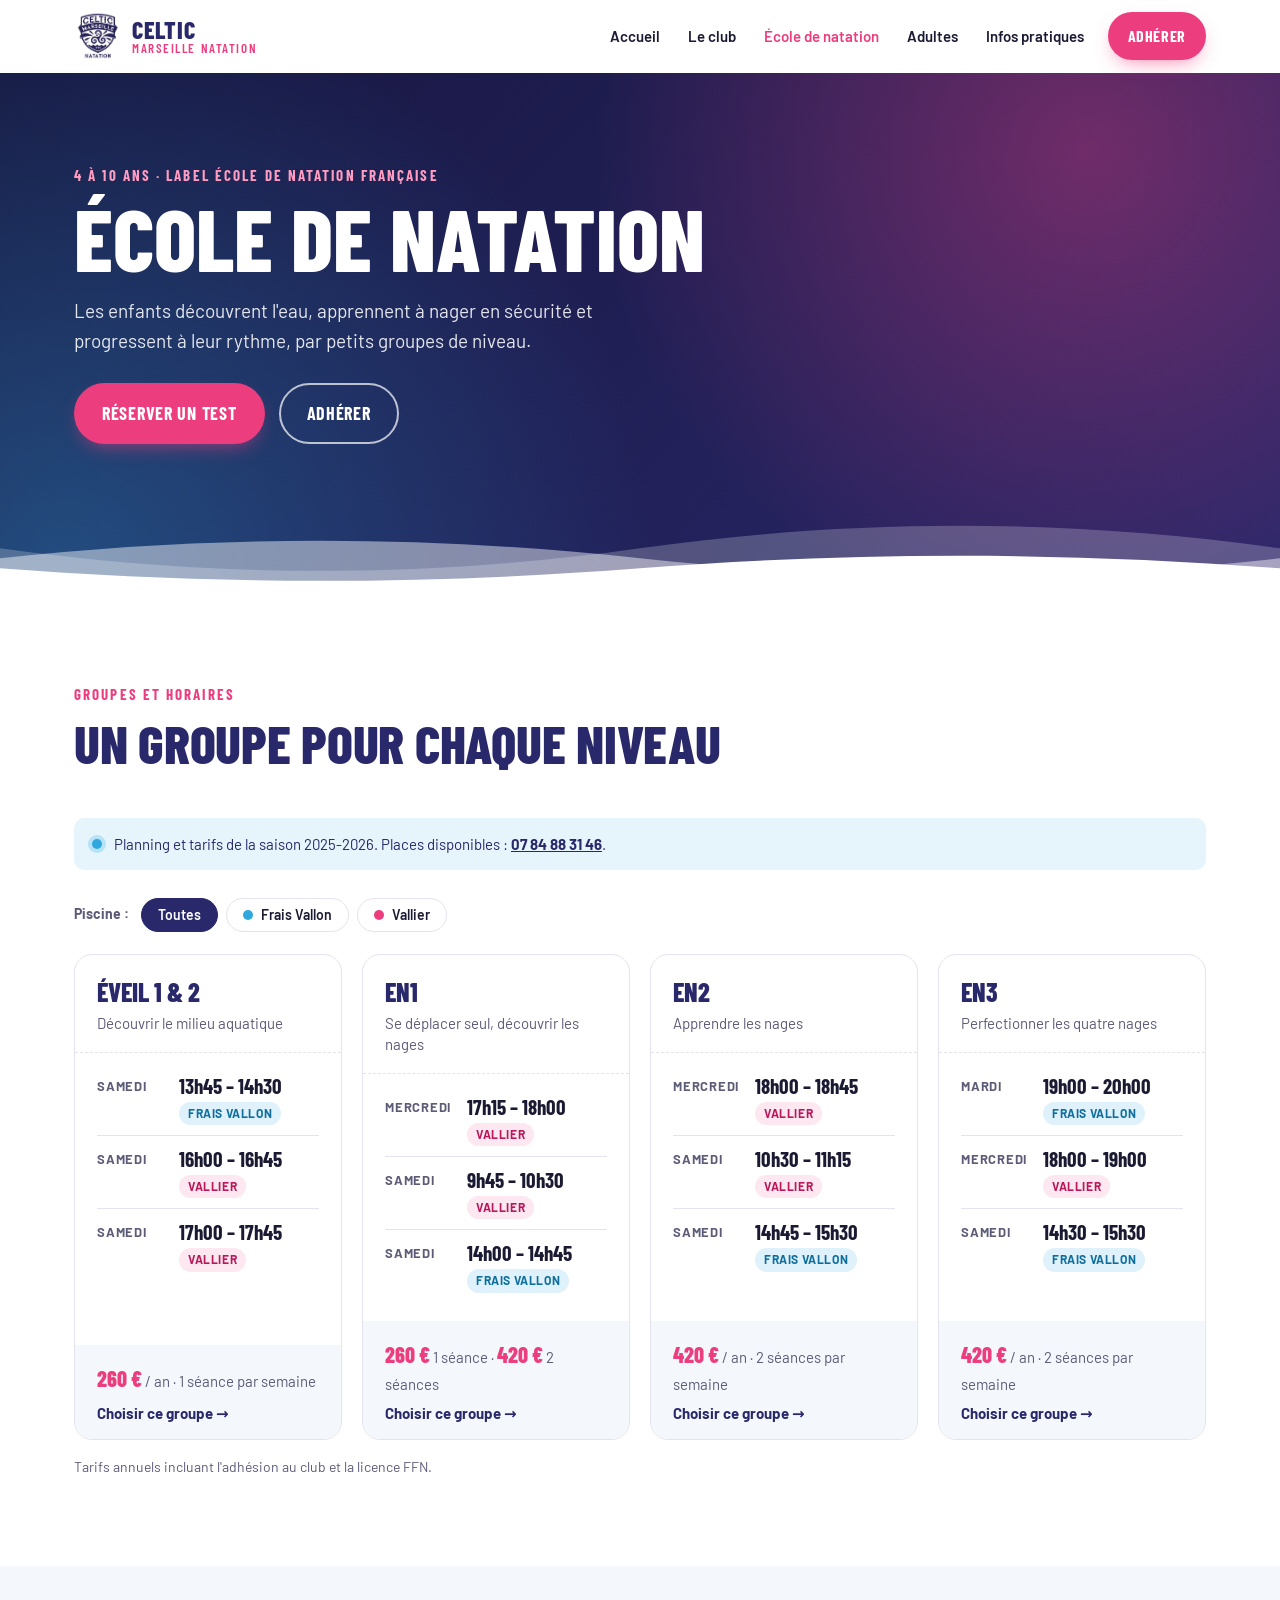
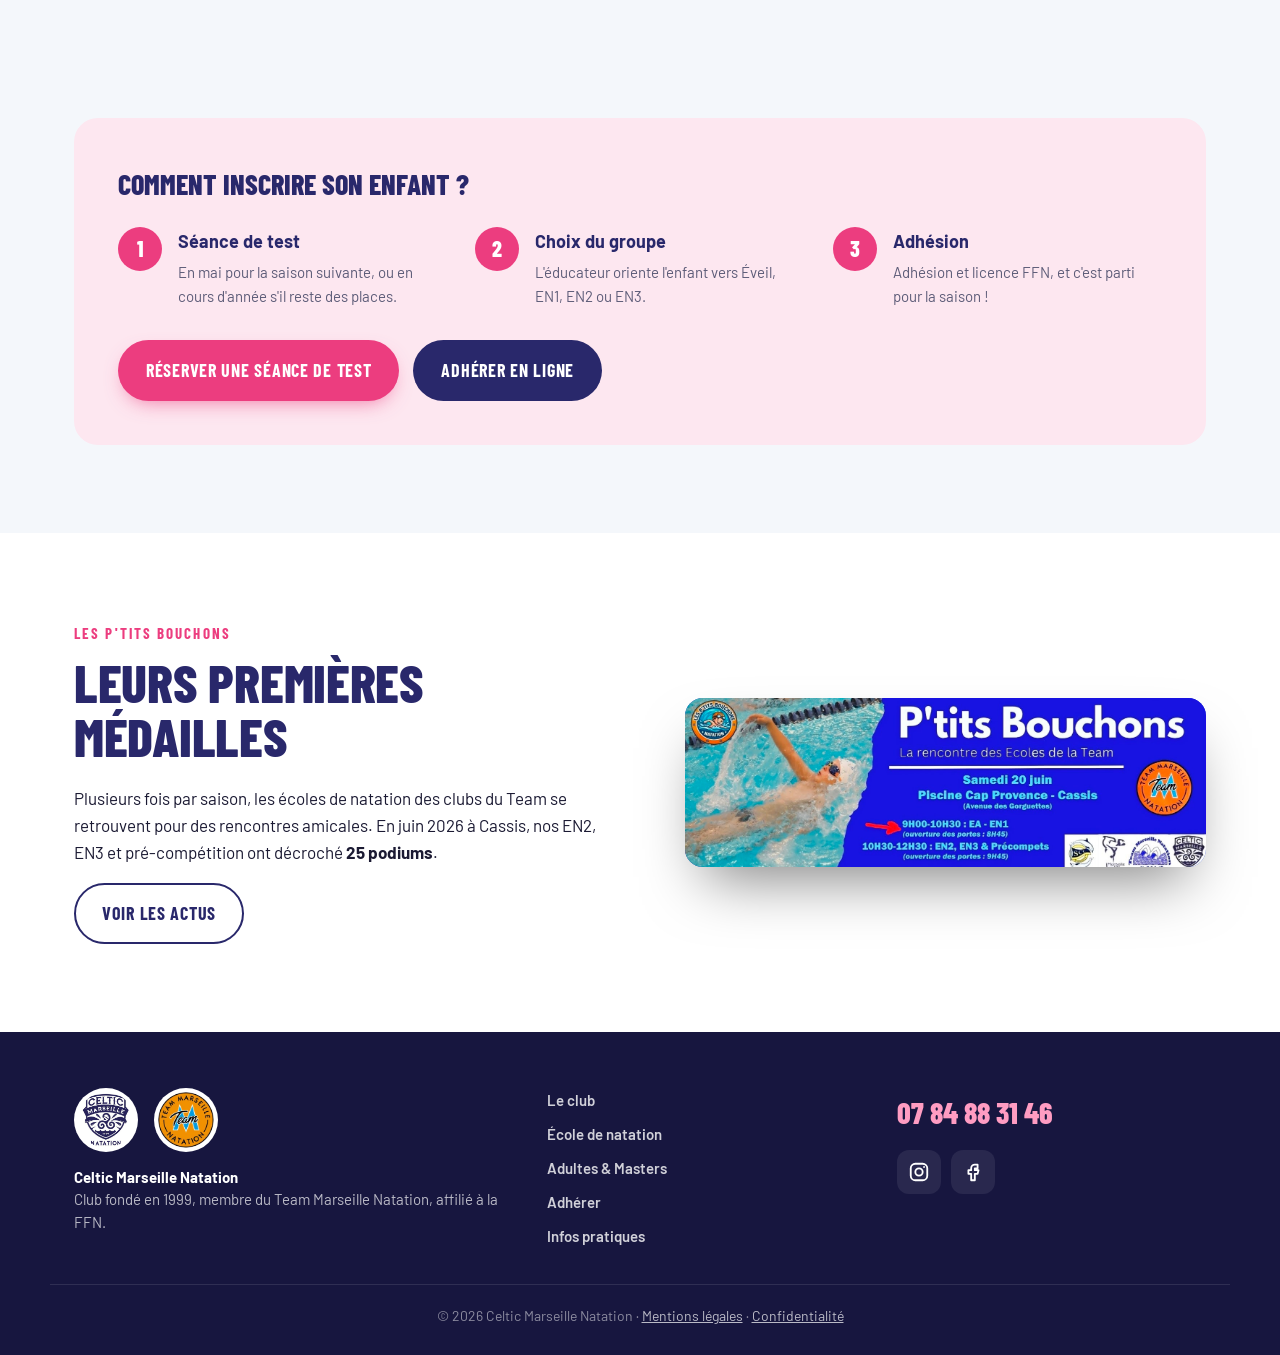
<file: ecole.html>
<!doctype html>
<html lang="fr">
<head>
  <meta charset="utf-8">
  <meta name="viewport" content="width=device-width, initial-scale=1, viewport-fit=cover">
  <title>École de natation dès 4 ans — Celtic Marseille Natation</title>
  <meta name="description" content="École de natation labellisée pour les enfants de 4 à 10 ans à Marseille : groupes, horaires, tarifs et séances de test.">
  <meta name="theme-color" content="#29286b">
  <meta property="og:type" content="website">
  <meta property="og:title" content="École de natation dès 4 ans — Celtic Marseille Natation">
  <meta property="og:description" content="École de natation labellisée pour les enfants de 4 à 10 ans à Marseille : groupes, horaires, tarifs et séances de test.">
  <meta property="og:image" content="assets/img/news-stage.jpg">
  <meta property="og:locale" content="fr_FR">
  <link rel="icon" href="assets/img/logo-celtic.jpg">
  <link rel="apple-touch-icon" href="assets/img/logo-celtic.jpg">
  <link rel="preconnect" href="https://fonts.googleapis.com">
  <link rel="preconnect" href="https://fonts.gstatic.com" crossorigin>
  <link href="https://fonts.googleapis.com/css2?family=Barlow+Condensed:ital,wght@0,600;0,700;0,800;1,800&family=Barlow:wght@400;500;600;700&display=swap" rel="stylesheet">
  <link rel="stylesheet" href="assets/css/style.css">
</head>
<body>

<a class="skip" href="#contenu">Aller au contenu</a>

<header class="header">
  <div class="container header__inner">
    <a href="index.html" class="brand" aria-label="Celtic Marseille Natation, accueil">
      <img src="assets/img/logo-celtic.jpg" alt="" width="44" height="44">
      <span class="brand__text"><strong>Celtic</strong><span>Marseille Natation</span></span>
    </a>
    <nav class="nav" id="nav" aria-label="Navigation principale">
      <ul>
        <li><a href="index.html">Accueil</a></li>
        <li><a href="club.html">Le club</a></li>
        <li><a href="ecole.html" aria-current="page">École de natation</a></li>
        <li><a href="adultes.html">Adultes</a></li>
        <li><a href="infos.html">Infos pratiques</a></li>
        <li class="nav__cta"><a href="adherer.html" class="btn btn--pink btn--sm">Adhérer</a></li>
      </ul>
    </nav>
    <button class="burger" id="burger" aria-label="Ouvrir le menu" aria-expanded="false" aria-controls="nav">
      <span></span><span></span><span></span>
    </button>
  </div>
</header>

<main id="contenu">
<section class="page-hero">
  <div class="container page-hero__inner">
    <p class="kicker kicker--light hero__anim" style="--d:0">4 à 10 ans · Label École de Natation Française</p>
    <h1 class="page-hero__title hero__anim" style="--d:1">École de natation</h1>
    <p class="page-hero__lead hero__anim" style="--d:2">Les enfants découvrent l'eau, apprennent à nager en sécurité et progressent à leur rythme, par petits groupes de niveau.</p>
    <div class="hero__actions"><button type="button" class="btn btn--pink btn--glow" data-modal="test">Réserver un test</button><a href="adherer.html" class="btn btn--ghost">Adhérer</a></div>
  </div>
  <div class="waves" aria-hidden="true">
    <svg class="waves__layer waves__layer--back" viewBox="0 0 2880 120" preserveAspectRatio="none">
      <path d="M0,50 C240,95 480,95 720,50 C960,5 1200,5 1440,50 C1680,95 1920,95 2160,50 C2400,5 2640,5 2880,50 L2880,120 L0,120 Z"/>
    </svg>
    <svg class="waves__layer waves__layer--mid" viewBox="0 0 2880 120" preserveAspectRatio="none">
      <path d="M0,65 C240,30 480,30 720,65 C960,100 1200,100 1440,65 C1680,30 1920,30 2160,65 C2400,100 2640,100 2880,65 L2880,120 L0,120 Z"/>
    </svg>
    <svg class="waves__layer waves__layer--front" viewBox="0 0 2880 120" preserveAspectRatio="none">
      <path d="M0,80 C240,105 480,105 720,80 C960,55 1200,55 1440,80 C1680,105 1920,105 2160,80 C2400,55 2640,55 2880,80 L2880,120 L0,120 Z"/>
    </svg>
  </div>
</section>

<section class="section section--tight">
  <div class="container">
    <div class="section__head reveal">
      <p class="kicker">Groupes et horaires</p>
      <h2 class="h2">Un groupe pour chaque niveau</h2>
    </div>
    <p class="season-note reveal"><span class="season-note__dot"></span><span>Planning et tarifs de la saison <span data-season>2025-2026</span>. Places disponibles : <a href="tel:+33784883146">07&nbsp;84&nbsp;88&nbsp;31&nbsp;46</a>.</span></p>
    <div class="groups" data-groups="enfant" data-carousel></div>
    <p class="fineprint">Tarifs annuels incluant l'adhésion au club et la licence FFN.</p>
  </div>
</section>

<section class="section section--tint section--tight">
  <div class="container">
    <div class="steps reveal">
      <h2 class="h3">Comment inscrire son enfant ?</h2>
      <ol>
        <li><span class="steps__n">1</span><div><strong>Séance de test</strong><p>En mai pour la saison suivante, ou en cours d'année s'il reste des places.</p></div></li>
        <li><span class="steps__n">2</span><div><strong>Choix du groupe</strong><p>L'éducateur oriente l'enfant vers Éveil, EN1, EN2 ou EN3.</p></div></li>
        <li><span class="steps__n">3</span><div><strong>Adhésion</strong><p>Adhésion et licence FFN, et c'est parti pour la saison !</p></div></li>
      </ol>
      <div class="hero__actions">
        <button type="button" class="btn btn--pink" data-modal="test">Réserver une séance de test</button>
        <a href="adherer.html" class="btn btn--navy">Adhérer en ligne</a>
      </div>
    </div>
  </div>
</section>

<section class="section section--tight">
  <div class="container split">
    <div class="split__text reveal">
      <p class="kicker">Les P'tits Bouchons</p>
      <h2 class="h2">Leurs premières médailles</h2>
      <p>Plusieurs fois par saison, les écoles de natation des clubs du Team se retrouvent pour des rencontres amicales. En juin 2026 à Cassis, nos EN2, EN3 et pré-compétition ont décroché <strong>25 podiums</strong>.</p>
      <a href="club.html#actus" class="btn btn--outline">Voir les actus</a>
    </div>
    <figure class="split__media reveal">
      <img class="photo photo--wide" src="assets/img/news-bouchons-cassis.jpg" alt="Affiche des P'tits Bouchons à la piscine Cap Provence de Cassis" loading="lazy">
    </figure>
  </div>
</section>

</main>

<footer class="footer">
  <div class="container footer__inner">
    <div class="footer__brand">
      <div class="footer__logos">
        <img src="assets/img/logo-celtic.jpg" alt="Logo Celtic Marseille Natation" width="64" height="64" loading="lazy">
        <img src="assets/img/logo-team.jpeg" alt="Logo Team Marseille Natation" width="64" height="64" loading="lazy">
      </div>
      <p><strong>Celtic Marseille Natation</strong><br>Club fondé en 1999, membre du Team Marseille Natation, affilié à la FFN.</p>
    </div>
    <nav class="footer__links" aria-label="Plan du site">
      <a href="club.html">Le club</a>
      <a href="ecole.html">École de natation</a>
      <a href="adultes.html">Adultes &amp; Masters</a>
      <a href="adherer.html">Adhérer</a>
      <a href="infos.html">Infos pratiques</a>
    </nav>
    <div class="footer__contact">
      <a href="tel:+33784883146" class="footer__phone">07 84 88 31 46</a>
      <div class="footer__socials">
        <a href="https://www.instagram.com/celticmarseillenatation/" target="_blank" rel="noopener" aria-label="Instagram du club">
          <svg viewBox="0 0 24 24" aria-hidden="true"><rect x="3" y="3" width="18" height="18" rx="5"/><circle cx="12" cy="12" r="4"/><circle cx="17.5" cy="6.5" r="1" class="fill"/></svg>
        </a>
        <a href="https://www.facebook.com/p/Celtic-Marseille-Natation-61565328270177/" target="_blank" rel="noopener" aria-label="Facebook du club">
          <svg viewBox="0 0 24 24" aria-hidden="true"><path d="M14 8h3V4h-3a4 4 0 0 0-4 4v2H7v4h3v7h4v-7h3l1-4h-4V8z"/></svg>
        </a>
      </div>
    </div>
  </div>
  <p class="footer__small container">© <span id="year">2026</span> Celtic Marseille Natation · <a href="mentions-legales.html">Mentions légales</a> · <a href="politique-confidentialite.html">Confidentialité</a></p>
</footer>

<nav class="tabbar" aria-label="Navigation rapide">
  <a href="index.html" class="tabbar__item"><span class="tabbar__icon"><svg viewBox="0 0 24 24" aria-hidden="true"><path d="M3 11l9-8 9 8v9a1 1 0 0 1-1 1h-5v-6h-6v6H4a1 1 0 0 1-1-1z"/></svg></span><span>Accueil</span></a>
  <a href="ecole.html" class="tabbar__item" aria-current="page"><span class="tabbar__icon"><svg viewBox="0 0 24 24" aria-hidden="true"><circle cx="12" cy="7" r="3"/><path d="M3 15c3-2 6-2 9 0s6 2 9 0"/><path d="M3 19.5c3-2 6-2 9 0s6 2 9 0"/></svg></span><span>École</span></a>
  <a href="adherer.html" class="tabbar__item tabbar__item--cta"><span class="tabbar__icon"><svg viewBox="0 0 24 24" aria-hidden="true"><path d="M12 5v14M5 12h14"/></svg></span><span>Adhérer</span></a>
  <a href="adultes.html" class="tabbar__item"><span class="tabbar__icon"><svg viewBox="0 0 24 24" aria-hidden="true"><circle cx="17" cy="6" r="2.5"/><path d="M3 13l6-3 4 3 5-2"/><path d="M3 18c3-2 6-2 9 0s6 2 9 0"/></svg></span><span>Adultes</span></a>
  <a href="infos.html" class="tabbar__item"><span class="tabbar__icon"><svg viewBox="0 0 24 24" aria-hidden="true"><circle cx="12" cy="12" r="9"/><path d="M12 11v6M12 7.5v.5"/></svg></span><span>Infos</span></a>
</nav>

<a href="#contenu" class="totop" id="totop" aria-label="Revenir en haut de la page">
  <svg viewBox="0 0 24 24" aria-hidden="true"><path d="M12 19V5M5 12l7-7 7 7"/></svg>
</a>

<script src="assets/js/data.js"></script>
<script src="assets/js/main.js"></script>
</body>
</html>
</file>
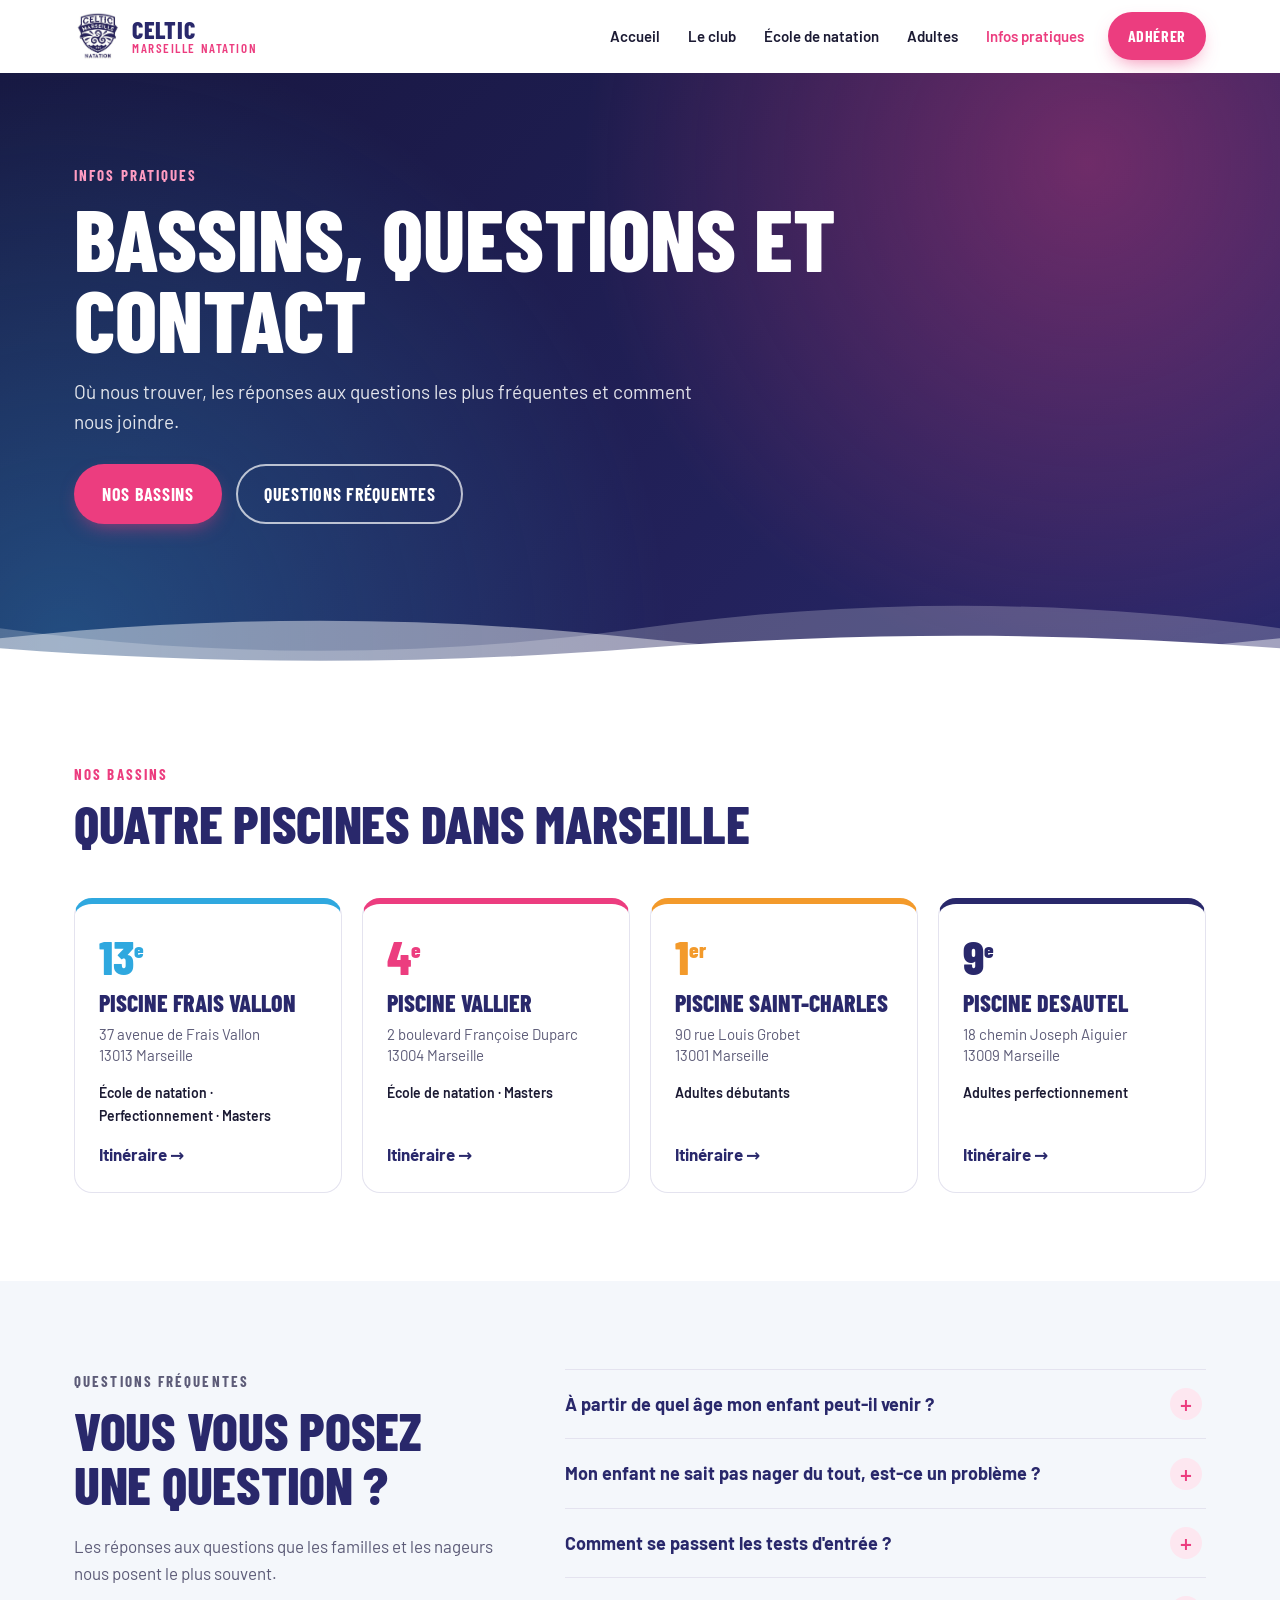
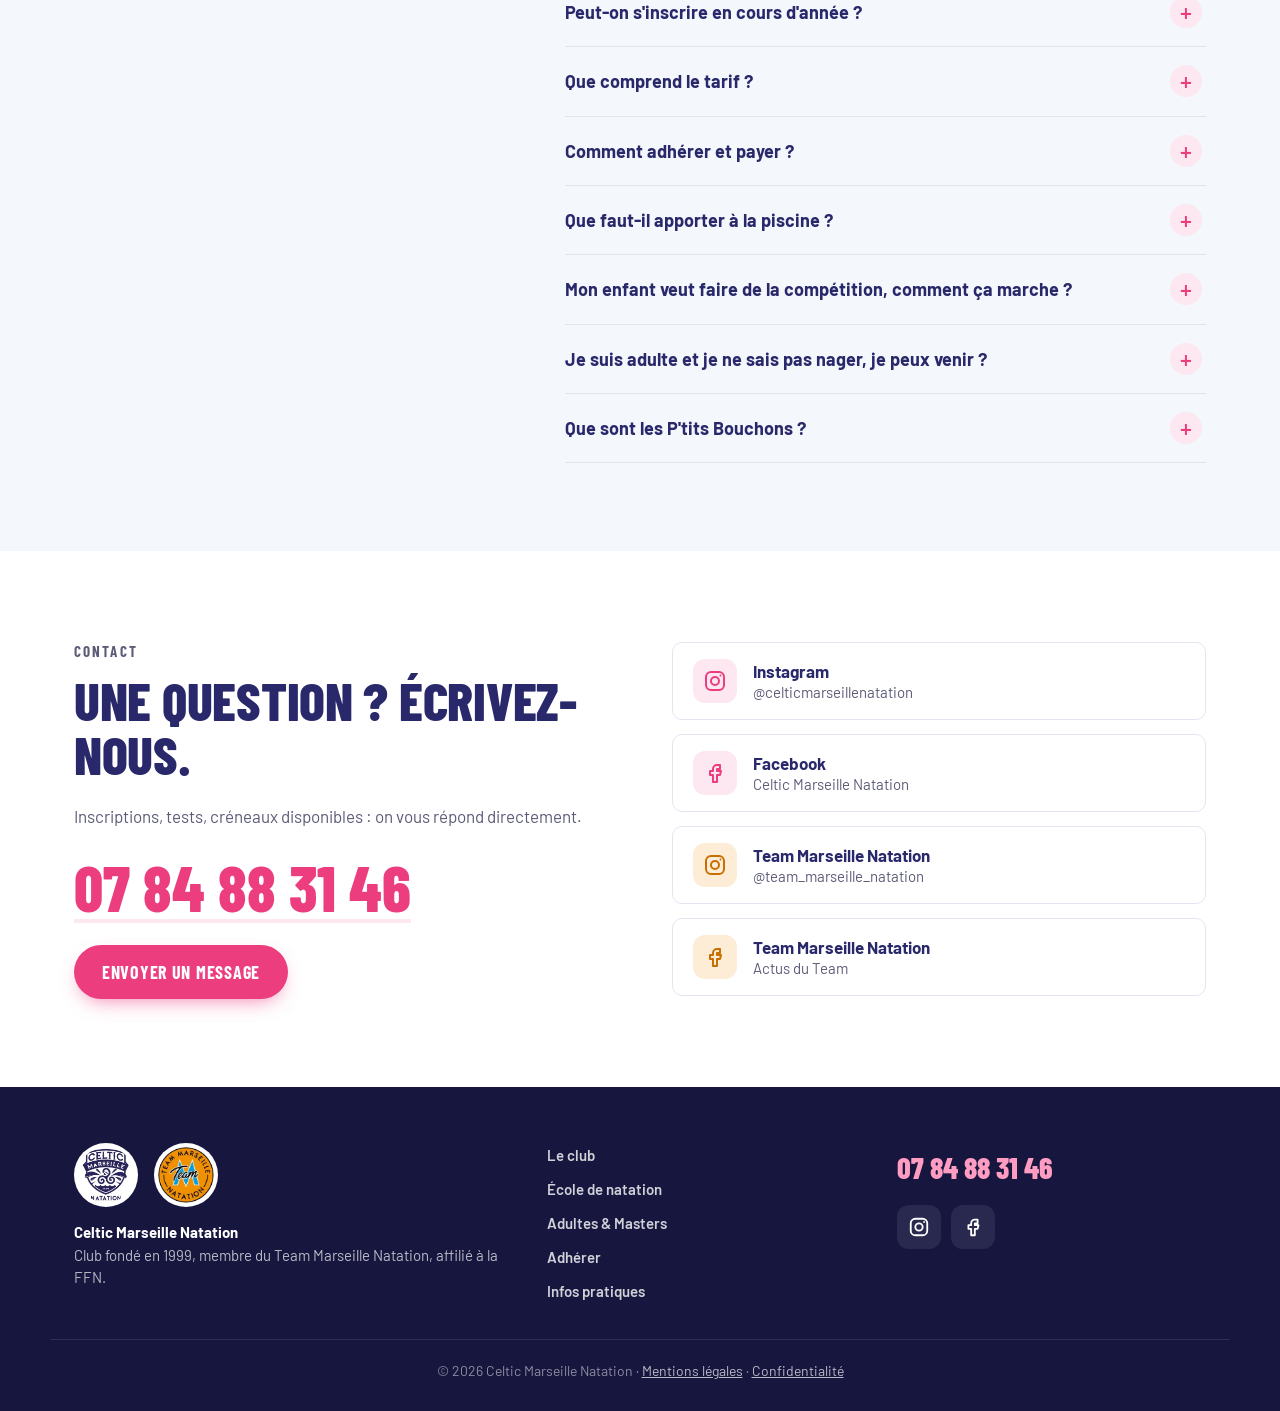
<file: infos.html>
<!doctype html>
<html lang="fr">
<head>
  <meta charset="utf-8">
  <meta name="viewport" content="width=device-width, initial-scale=1, viewport-fit=cover">
  <title>Infos pratiques — Celtic Marseille Natation</title>
  <meta name="description" content="Adresses des piscines, questions fréquentes et contact du Celtic Marseille Natation.">
  <meta name="theme-color" content="#29286b">
  <meta property="og:type" content="website">
  <meta property="og:title" content="Infos pratiques — Celtic Marseille Natation">
  <meta property="og:description" content="Adresses des piscines, questions fréquentes et contact du Celtic Marseille Natation.">
  <meta property="og:image" content="assets/img/news-stage.jpg">
  <meta property="og:locale" content="fr_FR">
  <link rel="icon" href="assets/img/logo-celtic.jpg">
  <link rel="apple-touch-icon" href="assets/img/logo-celtic.jpg">
  <link rel="preconnect" href="https://fonts.googleapis.com">
  <link rel="preconnect" href="https://fonts.gstatic.com" crossorigin>
  <link href="https://fonts.googleapis.com/css2?family=Barlow+Condensed:ital,wght@0,600;0,700;0,800;1,800&family=Barlow:wght@400;500;600;700&display=swap" rel="stylesheet">
  <link rel="stylesheet" href="assets/css/style.css">
</head>
<body>

<a class="skip" href="#contenu">Aller au contenu</a>

<header class="header">
  <div class="container header__inner">
    <a href="index.html" class="brand" aria-label="Celtic Marseille Natation, accueil">
      <img src="assets/img/logo-celtic.jpg" alt="" width="44" height="44">
      <span class="brand__text"><strong>Celtic</strong><span>Marseille Natation</span></span>
    </a>
    <nav class="nav" id="nav" aria-label="Navigation principale">
      <ul>
        <li><a href="index.html">Accueil</a></li>
        <li><a href="club.html">Le club</a></li>
        <li><a href="ecole.html">École de natation</a></li>
        <li><a href="adultes.html">Adultes</a></li>
        <li><a href="infos.html" aria-current="page">Infos pratiques</a></li>
        <li class="nav__cta"><a href="adherer.html" class="btn btn--pink btn--sm">Adhérer</a></li>
      </ul>
    </nav>
    <button class="burger" id="burger" aria-label="Ouvrir le menu" aria-expanded="false" aria-controls="nav">
      <span></span><span></span><span></span>
    </button>
  </div>
</header>

<main id="contenu">
<section class="page-hero">
  <div class="container page-hero__inner">
    <p class="kicker kicker--light hero__anim" style="--d:0">Infos pratiques</p>
    <h1 class="page-hero__title hero__anim" style="--d:1">Bassins, questions et contact</h1>
    <p class="page-hero__lead hero__anim" style="--d:2">Où nous trouver, les réponses aux questions les plus fréquentes et comment nous joindre.</p>
    <div class="hero__actions"><a href="#bassins" class="btn btn--pink">Nos bassins</a><a href="#faq" class="btn btn--ghost">Questions fréquentes</a></div>
  </div>
  <div class="waves" aria-hidden="true">
    <svg class="waves__layer waves__layer--back" viewBox="0 0 2880 120" preserveAspectRatio="none">
      <path d="M0,50 C240,95 480,95 720,50 C960,5 1200,5 1440,50 C1680,95 1920,95 2160,50 C2400,5 2640,5 2880,50 L2880,120 L0,120 Z"/>
    </svg>
    <svg class="waves__layer waves__layer--mid" viewBox="0 0 2880 120" preserveAspectRatio="none">
      <path d="M0,65 C240,30 480,30 720,65 C960,100 1200,100 1440,65 C1680,30 1920,30 2160,65 C2400,100 2640,100 2880,65 L2880,120 L0,120 Z"/>
    </svg>
    <svg class="waves__layer waves__layer--front" viewBox="0 0 2880 120" preserveAspectRatio="none">
      <path d="M0,80 C240,105 480,105 720,80 C960,55 1200,55 1440,80 C1680,105 1920,105 2160,80 C2400,55 2640,55 2880,80 L2880,120 L0,120 Z"/>
    </svg>
  </div>
</section>

<section class="section section--tight" id="bassins">
  <div class="container">
    <div class="section__head reveal">
      <p class="kicker">Nos bassins</p>
      <h2 class="h2">Quatre piscines dans Marseille</h2>
    </div>
    <div class="pools" data-carousel>
      <article class="poolcard poolcard--fv reveal">
        <span class="poolcard__arr">13<sup>e</sup></span>
        <h3>Piscine Frais Vallon</h3>
        <p class="poolcard__addr">37 avenue de Frais Vallon<br>13013 Marseille</p>
        <p class="poolcard__use">École de natation · Perfectionnement · Masters</p>
        <a href="https://www.google.com/maps/search/?api=1&amp;query=Piscine+Frais+Vallon+37+avenue+de+Frais+Vallon+13013+Marseille" target="_blank" rel="noopener">Itinéraire →</a>
      </article>
      <article class="poolcard poolcard--va reveal">
        <span class="poolcard__arr">4<sup>e</sup></span>
        <h3>Piscine Vallier</h3>
        <p class="poolcard__addr">2 boulevard Françoise Duparc<br>13004 Marseille</p>
        <p class="poolcard__use">École de natation · Masters</p>
        <a href="https://www.google.com/maps/search/?api=1&amp;query=Piscine+Vallier+2+boulevard+Fran%C3%A7oise+Duparc+13004+Marseille" target="_blank" rel="noopener">Itinéraire →</a>
      </article>
      <article class="poolcard poolcard--sc reveal">
        <span class="poolcard__arr">1<sup>er</sup></span>
        <h3>Piscine Saint-Charles</h3>
        <p class="poolcard__addr">90 rue Louis Grobet<br>13001 Marseille</p>
        <p class="poolcard__use">Adultes débutants</p>
        <a href="https://www.google.com/maps/search/?api=1&amp;query=Piscine+Saint-Charles+90+rue+Louis+Grobet+13001+Marseille" target="_blank" rel="noopener">Itinéraire →</a>
      </article>
      <article class="poolcard poolcard--de reveal">
        <span class="poolcard__arr">9<sup>e</sup></span>
        <h3>Piscine Desautel</h3>
        <p class="poolcard__addr">18 chemin Joseph Aiguier<br>13009 Marseille</p>
        <p class="poolcard__use">Adultes perfectionnement</p>
        <a href="https://www.google.com/maps/search/?api=1&amp;query=Piscine+Desautel+18+chemin+Joseph+Aiguier+13009+Marseille" target="_blank" rel="noopener">Itinéraire →</a>
      </article>
    </div>
  </div>
</section>

<section class="section section--tint section--tight" id="faq">
  <div class="container faq">
    <div class="faq__intro reveal">
      <p class="kicker">Questions fréquentes</p>
      <h2 class="h2">Vous vous posez une question ?</h2>
      <p>Les réponses aux questions que les familles et les nageurs nous posent le plus souvent.</p>
    </div>
    <div class="faq__list reveal">
      <details class="qa">
        <summary>À partir de quel âge mon enfant peut-il venir ?</summary>
        <div class="qa__a"><p>Notre école de natation accueille les enfants de <strong>4 à 10 ans</strong>. Les plus jeunes commencent par le groupe Éveil, pour découvrir l'eau en douceur.</p></div>
      </details>
      <details class="qa">
        <summary>Mon enfant ne sait pas nager du tout, est-ce un problème ?</summary>
        <div class="qa__a"><p>Pas du tout, c'est justement le rôle du groupe <strong>Éveil 1 &amp; 2</strong> : découvrir le milieu aquatique, gagner en confiance, puis passer en EN1 pour apprendre à se déplacer seul.</p></div>
      </details>
      <details class="qa">
        <summary>Comment se passent les tests d'entrée ?</summary>
        <div class="qa__a"><p>Les tests ont lieu <strong>en mai</strong> pour la saison suivante. L'enfant fait une courte séance dans l'eau avec un éducateur, qui l'oriente vers le groupe adapté à son niveau. Les places sont limitées : pensez à <button type="button" class="link-btn" data-modal="test">réserver un test</button> tôt.</p></div>
      </details>
      <details class="qa">
        <summary>Peut-on s'inscrire en cours d'année ?</summary>
        <div class="qa__a"><p>Oui, s'il reste des places dans le groupe. C'est souvent le cas chez les adultes. Appelez-nous au <a href="tel:+33784883146">07 84 88 31 46</a> pour connaître les disponibilités.</p></div>
      </details>
      <details class="qa">
        <summary>Que comprend le tarif ?</summary>
        <div class="qa__a"><p>Le tarif annuel comprend l'<strong>adhésion au club</strong> et la <strong>licence FFN</strong>, qui assure le nageur pendant les entraînements et les compétitions. Il n'y a pas de frais cachés.</p></div>
      </details>
      <details class="qa">
        <summary>Comment adhérer et payer ?</summary>
        <div class="qa__a"><p>Rendez-vous sur la page <a href="adherer.html">Adhérer</a> : choisissez le groupe, le tarif exact s'affiche et vous envoyez votre demande en un clic. Le paiement se fait par carte bancaire sur <strong>HelloAsso</strong>, la plateforme sécurisée des associations. Pour un nouvel enfant, il intervient après la séance de test.</p></div>
      </details>
      <details class="qa">
        <summary>Que faut-il apporter à la piscine ?</summary>
        <div class="qa__a"><p>Un maillot de bain (pas de short de bain), un bonnet, des lunettes, une serviette et des sandales. Le matériel pédagogique (planches, frites…) est fourni par le club.</p></div>
      </details>
      <details class="qa">
        <summary>Mon enfant veut faire de la compétition, comment ça marche ?</summary>
        <div class="qa__a"><p>Après l'école de natation, les nageurs peuvent intégrer les groupes compétition du <strong>Team Marseille Natation</strong>, l'entente des quatre clubs marseillais. Le groupe pré-compétition prépare ce passage.</p></div>
      </details>
      <details class="qa">
        <summary>Je suis adulte et je ne sais pas nager, je peux venir ?</summary>
        <div class="qa__a"><p>Bien sûr ! Le groupe <strong>Débutants</strong> se retrouve le vendredi de 20h30 à 21h15 à la piscine Saint-Charles. On apprend à son rythme, sans jugement.</p></div>
      </details>
      <details class="qa">
        <summary>Que sont les P'tits Bouchons ?</summary>
        <div class="qa__a"><p>Ce sont les rencontres amicales entre les écoles de natation des clubs du Team Marseille Natation, plusieurs fois par saison. Une première expérience de compétition, dans la bonne humeur, avec des médailles à la clé.</p></div>
      </details>
    </div>
  </div>
</section>

<section class="section section--tight" id="contact">
  <div class="container contact">
    <div class="reveal">
      <p class="kicker">Contact</p>
      <h2 class="h2">Une question ? Écrivez-nous.</h2>
      <p>Inscriptions, tests, créneaux disponibles : on vous répond directement.</p>
      <a href="tel:+33784883146" class="phone">07 84 88 31 46</a>
      <div class="hero__actions contact__actions">
        <button type="button" class="btn btn--pink" data-modal="question">Envoyer un message</button>
      </div>
    </div>
    <div class="socials reveal">
      <a href="https://www.instagram.com/celticmarseillenatation/" target="_blank" rel="noopener" class="social">
        <svg viewBox="0 0 24 24" aria-hidden="true"><rect x="3" y="3" width="18" height="18" rx="5"/><circle cx="12" cy="12" r="4"/><circle cx="17.5" cy="6.5" r="1" class="fill"/></svg>
        <span><strong>Instagram</strong>@celticmarseillenatation</span>
      </a>
      <a href="https://www.facebook.com/p/Celtic-Marseille-Natation-61565328270177/" target="_blank" rel="noopener" class="social">
        <svg viewBox="0 0 24 24" aria-hidden="true"><path d="M14 8h3V4h-3a4 4 0 0 0-4 4v2H7v4h3v7h4v-7h3l1-4h-4V8z"/></svg>
        <span><strong>Facebook</strong>Celtic Marseille Natation</span>
      </a>
      <a href="https://www.instagram.com/team_marseille_natation/" target="_blank" rel="noopener" class="social social--team">
        <svg viewBox="0 0 24 24" aria-hidden="true"><rect x="3" y="3" width="18" height="18" rx="5"/><circle cx="12" cy="12" r="4"/><circle cx="17.5" cy="6.5" r="1" class="fill"/></svg>
        <span><strong>Team Marseille Natation</strong>@team_marseille_natation</span>
      </a>
      <a href="https://www.facebook.com/teammarseille.news/" target="_blank" rel="noopener" class="social social--team">
        <svg viewBox="0 0 24 24" aria-hidden="true"><path d="M14 8h3V4h-3a4 4 0 0 0-4 4v2H7v4h3v7h4v-7h3l1-4h-4V8z"/></svg>
        <span><strong>Team Marseille Natation</strong>Actus du Team</span>
      </a>
    </div>
  </div>
</section>

</main>

<footer class="footer">
  <div class="container footer__inner">
    <div class="footer__brand">
      <div class="footer__logos">
        <img src="assets/img/logo-celtic.jpg" alt="Logo Celtic Marseille Natation" width="64" height="64" loading="lazy">
        <img src="assets/img/logo-team.jpeg" alt="Logo Team Marseille Natation" width="64" height="64" loading="lazy">
      </div>
      <p><strong>Celtic Marseille Natation</strong><br>Club fondé en 1999, membre du Team Marseille Natation, affilié à la FFN.</p>
    </div>
    <nav class="footer__links" aria-label="Plan du site">
      <a href="club.html">Le club</a>
      <a href="ecole.html">École de natation</a>
      <a href="adultes.html">Adultes &amp; Masters</a>
      <a href="adherer.html">Adhérer</a>
      <a href="infos.html">Infos pratiques</a>
    </nav>
    <div class="footer__contact">
      <a href="tel:+33784883146" class="footer__phone">07 84 88 31 46</a>
      <div class="footer__socials">
        <a href="https://www.instagram.com/celticmarseillenatation/" target="_blank" rel="noopener" aria-label="Instagram du club">
          <svg viewBox="0 0 24 24" aria-hidden="true"><rect x="3" y="3" width="18" height="18" rx="5"/><circle cx="12" cy="12" r="4"/><circle cx="17.5" cy="6.5" r="1" class="fill"/></svg>
        </a>
        <a href="https://www.facebook.com/p/Celtic-Marseille-Natation-61565328270177/" target="_blank" rel="noopener" aria-label="Facebook du club">
          <svg viewBox="0 0 24 24" aria-hidden="true"><path d="M14 8h3V4h-3a4 4 0 0 0-4 4v2H7v4h3v7h4v-7h3l1-4h-4V8z"/></svg>
        </a>
      </div>
    </div>
  </div>
  <p class="footer__small container">© <span id="year">2026</span> Celtic Marseille Natation · <a href="mentions-legales.html">Mentions légales</a> · <a href="politique-confidentialite.html">Confidentialité</a></p>
</footer>

<nav class="tabbar" aria-label="Navigation rapide">
  <a href="index.html" class="tabbar__item"><span class="tabbar__icon"><svg viewBox="0 0 24 24" aria-hidden="true"><path d="M3 11l9-8 9 8v9a1 1 0 0 1-1 1h-5v-6h-6v6H4a1 1 0 0 1-1-1z"/></svg></span><span>Accueil</span></a>
  <a href="ecole.html" class="tabbar__item"><span class="tabbar__icon"><svg viewBox="0 0 24 24" aria-hidden="true"><circle cx="12" cy="7" r="3"/><path d="M3 15c3-2 6-2 9 0s6 2 9 0"/><path d="M3 19.5c3-2 6-2 9 0s6 2 9 0"/></svg></span><span>École</span></a>
  <a href="adherer.html" class="tabbar__item tabbar__item--cta"><span class="tabbar__icon"><svg viewBox="0 0 24 24" aria-hidden="true"><path d="M12 5v14M5 12h14"/></svg></span><span>Adhérer</span></a>
  <a href="adultes.html" class="tabbar__item"><span class="tabbar__icon"><svg viewBox="0 0 24 24" aria-hidden="true"><circle cx="17" cy="6" r="2.5"/><path d="M3 13l6-3 4 3 5-2"/><path d="M3 18c3-2 6-2 9 0s6 2 9 0"/></svg></span><span>Adultes</span></a>
  <a href="infos.html" class="tabbar__item" aria-current="page"><span class="tabbar__icon"><svg viewBox="0 0 24 24" aria-hidden="true"><circle cx="12" cy="12" r="9"/><path d="M12 11v6M12 7.5v.5"/></svg></span><span>Infos</span></a>
</nav>

<a href="#contenu" class="totop" id="totop" aria-label="Revenir en haut de la page">
  <svg viewBox="0 0 24 24" aria-hidden="true"><path d="M12 19V5M5 12l7-7 7 7"/></svg>
</a>

<script src="assets/js/data.js"></script>
<script src="assets/js/main.js"></script>
</body>
</html>
</file>
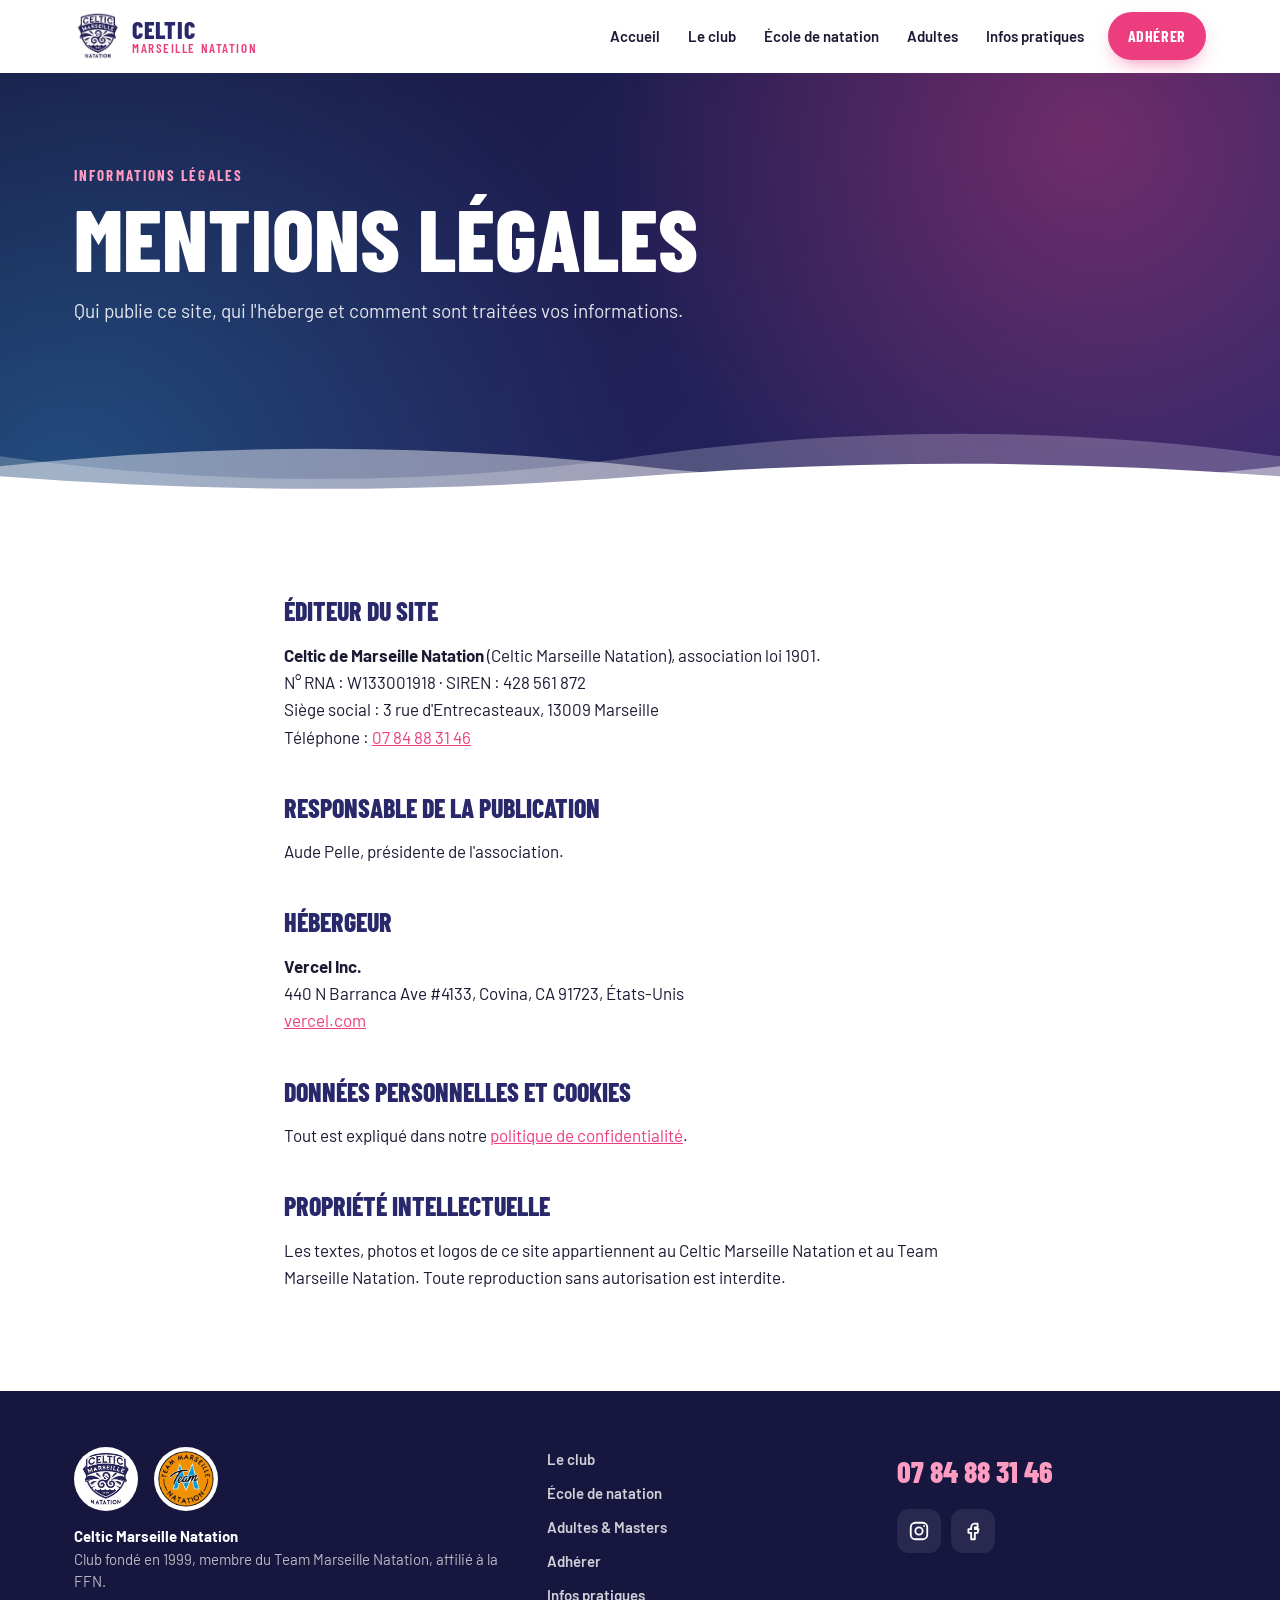
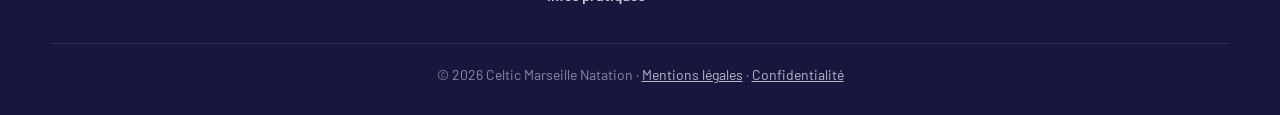
<file: mentions-legales.html>
<!doctype html>
<html lang="fr">
<head>
  <meta charset="utf-8">
  <meta name="viewport" content="width=device-width, initial-scale=1, viewport-fit=cover">
  <title>Mentions légales — Celtic Marseille Natation</title>
  <meta name="description" content="Mentions légales du site du Celtic Marseille Natation : éditeur, responsable de la publication, hébergeur.">
  <meta name="theme-color" content="#29286b">
  <meta property="og:type" content="website">
  <meta property="og:title" content="Mentions légales — Celtic Marseille Natation">
  <meta property="og:description" content="Mentions légales du site du Celtic Marseille Natation : éditeur, responsable de la publication, hébergeur.">
  <meta property="og:image" content="assets/img/news-stage.jpg">
  <meta property="og:locale" content="fr_FR">
  <link rel="icon" href="assets/img/logo-celtic.jpg">
  <link rel="apple-touch-icon" href="assets/img/logo-celtic.jpg">
  <link rel="preconnect" href="https://fonts.googleapis.com">
  <link rel="preconnect" href="https://fonts.gstatic.com" crossorigin>
  <link href="https://fonts.googleapis.com/css2?family=Barlow+Condensed:ital,wght@0,600;0,700;0,800;1,800&family=Barlow:wght@400;500;600;700&display=swap" rel="stylesheet">
  <link rel="stylesheet" href="assets/css/style.css">
</head>
<body>

<a class="skip" href="#contenu">Aller au contenu</a>

<header class="header">
  <div class="container header__inner">
    <a href="index.html" class="brand" aria-label="Celtic Marseille Natation, accueil">
      <img src="assets/img/logo-celtic.jpg" alt="" width="44" height="44">
      <span class="brand__text"><strong>Celtic</strong><span>Marseille Natation</span></span>
    </a>
    <nav class="nav" id="nav" aria-label="Navigation principale">
      <ul>
        <li><a href="index.html">Accueil</a></li>
        <li><a href="club.html">Le club</a></li>
        <li><a href="ecole.html">École de natation</a></li>
        <li><a href="adultes.html">Adultes</a></li>
        <li><a href="infos.html">Infos pratiques</a></li>
        <li class="nav__cta"><a href="adherer.html" class="btn btn--pink btn--sm">Adhérer</a></li>
      </ul>
    </nav>
    <button class="burger" id="burger" aria-label="Ouvrir le menu" aria-expanded="false" aria-controls="nav">
      <span></span><span></span><span></span>
    </button>
  </div>
</header>

<main id="contenu">
<section class="page-hero">
  <div class="container page-hero__inner">
    <p class="kicker kicker--light hero__anim" style="--d:0">Informations légales</p>
    <h1 class="page-hero__title hero__anim" style="--d:1">Mentions légales</h1>
    <p class="page-hero__lead hero__anim" style="--d:2">Qui publie ce site, qui l'héberge et comment sont traitées vos informations.</p>
  </div>
  <div class="waves" aria-hidden="true">
    <svg class="waves__layer waves__layer--back" viewBox="0 0 2880 120" preserveAspectRatio="none">
      <path d="M0,50 C240,95 480,95 720,50 C960,5 1200,5 1440,50 C1680,95 1920,95 2160,50 C2400,5 2640,5 2880,50 L2880,120 L0,120 Z"/>
    </svg>
    <svg class="waves__layer waves__layer--mid" viewBox="0 0 2880 120" preserveAspectRatio="none">
      <path d="M0,65 C240,30 480,30 720,65 C960,100 1200,100 1440,65 C1680,30 1920,30 2160,65 C2400,100 2640,100 2880,65 L2880,120 L0,120 Z"/>
    </svg>
    <svg class="waves__layer waves__layer--front" viewBox="0 0 2880 120" preserveAspectRatio="none">
      <path d="M0,80 C240,105 480,105 720,80 C960,55 1200,55 1440,80 C1680,105 1920,105 2160,80 C2400,55 2640,55 2880,80 L2880,120 L0,120 Z"/>
    </svg>
  </div>
</section>

<section class="section section--tight">
  <div class="container legal">
    <h2>Éditeur du site</h2>
    <p><strong>Celtic de Marseille Natation</strong> (Celtic Marseille Natation), association loi 1901.<br>
    N° RNA : W133001918 · SIREN : 428 561 872<br>
    Siège social : 3 rue d'Entrecasteaux, 13009 Marseille<br>
    Téléphone : <a href="tel:+33784883146">07 84 88 31 46</a></p>

    <h2>Responsable de la publication</h2>
    <p>Aude Pelle, présidente de l'association.</p>

    <h2>Hébergeur</h2>
    <p><strong>Vercel Inc.</strong><br>
    440 N Barranca Ave #4133, Covina, CA 91723, États-Unis<br>
    <a href="https://vercel.com" target="_blank" rel="noopener">vercel.com</a></p>

    <h2>Données personnelles et cookies</h2>
    <p>Tout est expliqué dans notre <a href="politique-confidentialite.html">politique de confidentialité</a>.</p>

    <h2>Propriété intellectuelle</h2>
    <p>Les textes, photos et logos de ce site appartiennent au Celtic Marseille Natation et au Team Marseille Natation. Toute reproduction sans autorisation est interdite.</p>
  </div>
</section>
</main>

<footer class="footer">
  <div class="container footer__inner">
    <div class="footer__brand">
      <div class="footer__logos">
        <img src="assets/img/logo-celtic.jpg" alt="Logo Celtic Marseille Natation" width="64" height="64" loading="lazy">
        <img src="assets/img/logo-team.jpeg" alt="Logo Team Marseille Natation" width="64" height="64" loading="lazy">
      </div>
      <p><strong>Celtic Marseille Natation</strong><br>Club fondé en 1999, membre du Team Marseille Natation, affilié à la FFN.</p>
    </div>
    <nav class="footer__links" aria-label="Plan du site">
      <a href="club.html">Le club</a>
      <a href="ecole.html">École de natation</a>
      <a href="adultes.html">Adultes &amp; Masters</a>
      <a href="adherer.html">Adhérer</a>
      <a href="infos.html">Infos pratiques</a>
    </nav>
    <div class="footer__contact">
      <a href="tel:+33784883146" class="footer__phone">07 84 88 31 46</a>
      <div class="footer__socials">
        <a href="https://www.instagram.com/celticmarseillenatation/" target="_blank" rel="noopener" aria-label="Instagram du club">
          <svg viewBox="0 0 24 24" aria-hidden="true"><rect x="3" y="3" width="18" height="18" rx="5"/><circle cx="12" cy="12" r="4"/><circle cx="17.5" cy="6.5" r="1" class="fill"/></svg>
        </a>
        <a href="https://www.facebook.com/p/Celtic-Marseille-Natation-61565328270177/" target="_blank" rel="noopener" aria-label="Facebook du club">
          <svg viewBox="0 0 24 24" aria-hidden="true"><path d="M14 8h3V4h-3a4 4 0 0 0-4 4v2H7v4h3v7h4v-7h3l1-4h-4V8z"/></svg>
        </a>
      </div>
    </div>
  </div>
  <p class="footer__small container">© <span id="year">2026</span> Celtic Marseille Natation · <a href="mentions-legales.html">Mentions légales</a> · <a href="politique-confidentialite.html">Confidentialité</a></p>
</footer>

<nav class="tabbar" aria-label="Navigation rapide">
  <a href="index.html" class="tabbar__item"><span class="tabbar__icon"><svg viewBox="0 0 24 24" aria-hidden="true"><path d="M3 11l9-8 9 8v9a1 1 0 0 1-1 1h-5v-6h-6v6H4a1 1 0 0 1-1-1z"/></svg></span><span>Accueil</span></a>
  <a href="ecole.html" class="tabbar__item"><span class="tabbar__icon"><svg viewBox="0 0 24 24" aria-hidden="true"><circle cx="12" cy="7" r="3"/><path d="M3 15c3-2 6-2 9 0s6 2 9 0"/><path d="M3 19.5c3-2 6-2 9 0s6 2 9 0"/></svg></span><span>École</span></a>
  <a href="adherer.html" class="tabbar__item tabbar__item--cta"><span class="tabbar__icon"><svg viewBox="0 0 24 24" aria-hidden="true"><path d="M12 5v14M5 12h14"/></svg></span><span>Adhérer</span></a>
  <a href="adultes.html" class="tabbar__item"><span class="tabbar__icon"><svg viewBox="0 0 24 24" aria-hidden="true"><circle cx="17" cy="6" r="2.5"/><path d="M3 13l6-3 4 3 5-2"/><path d="M3 18c3-2 6-2 9 0s6 2 9 0"/></svg></span><span>Adultes</span></a>
  <a href="infos.html" class="tabbar__item"><span class="tabbar__icon"><svg viewBox="0 0 24 24" aria-hidden="true"><circle cx="12" cy="12" r="9"/><path d="M12 11v6M12 7.5v.5"/></svg></span><span>Infos</span></a>
</nav>

<a href="#contenu" class="totop" id="totop" aria-label="Revenir en haut de la page">
  <svg viewBox="0 0 24 24" aria-hidden="true"><path d="M12 19V5M5 12l7-7 7 7"/></svg>
</a>

<script src="assets/js/data.js"></script>
<script src="assets/js/main.js"></script>
</body>
</html>
</file>
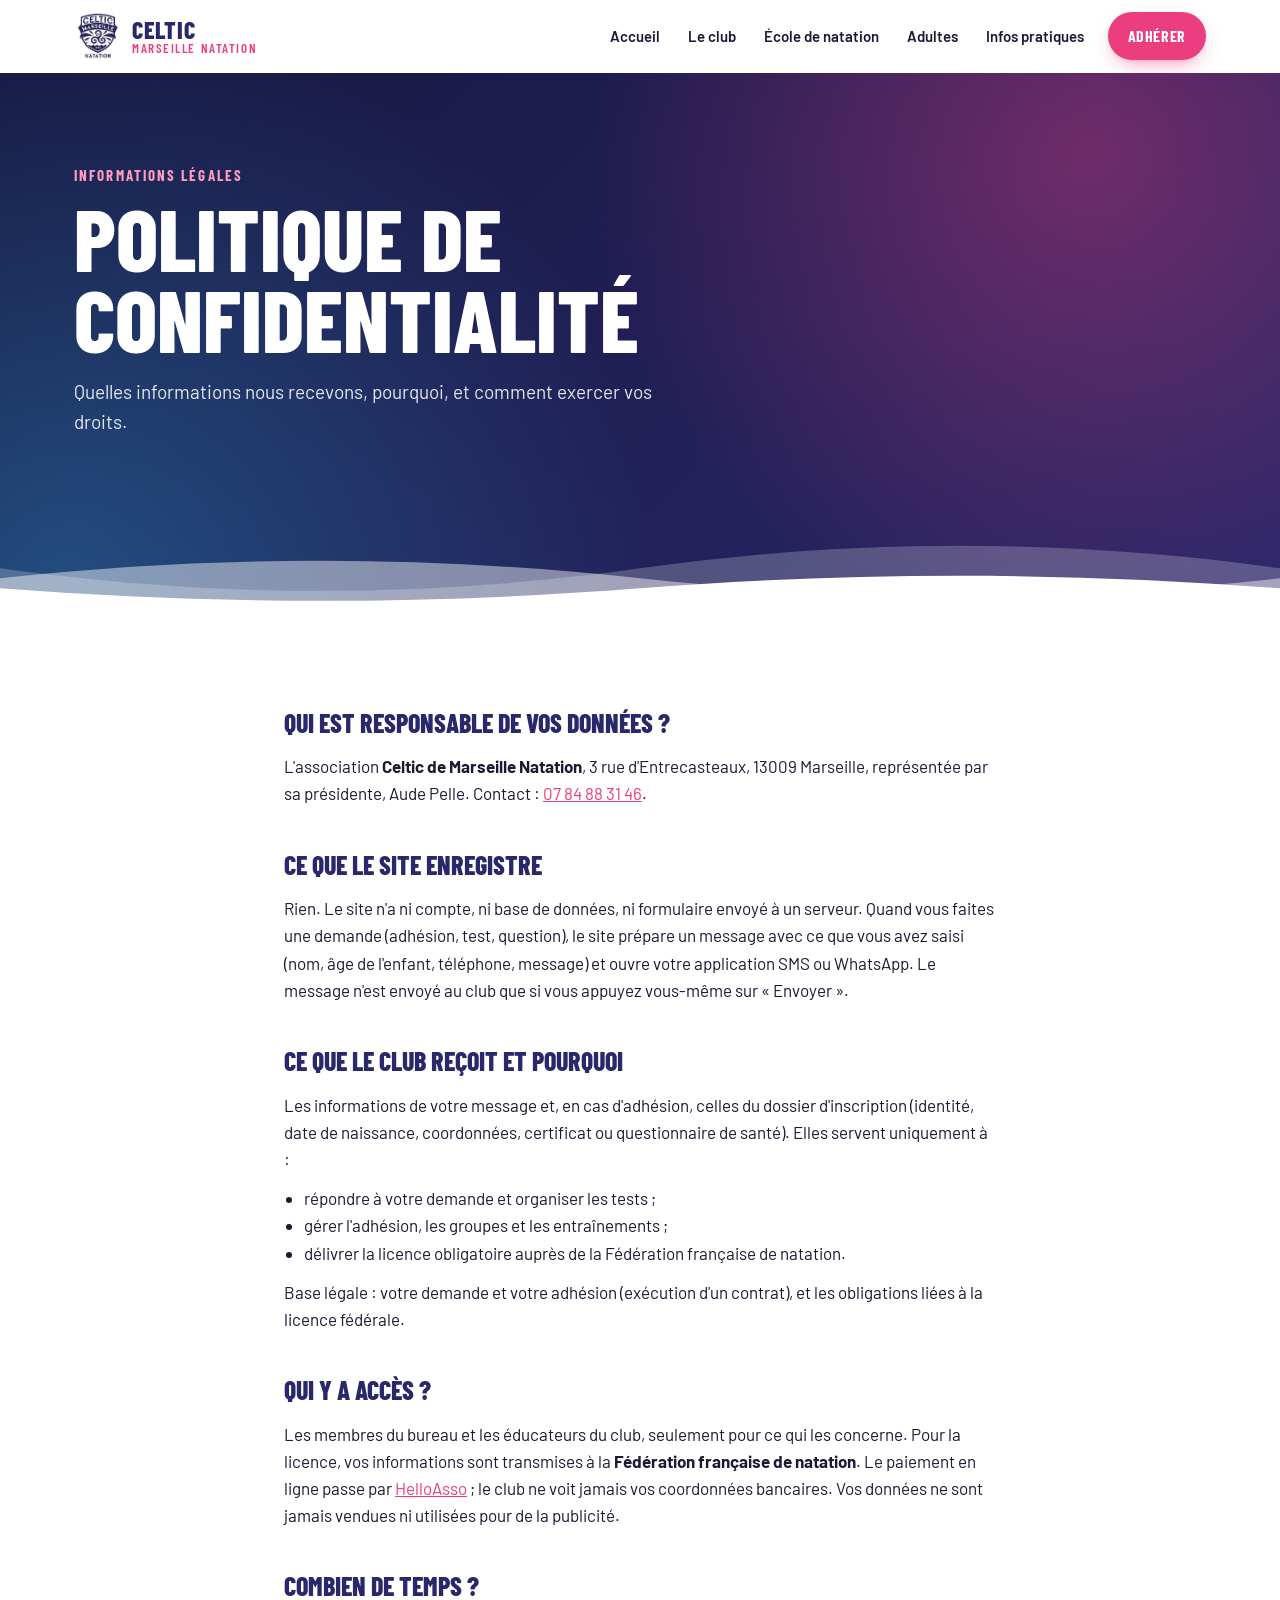
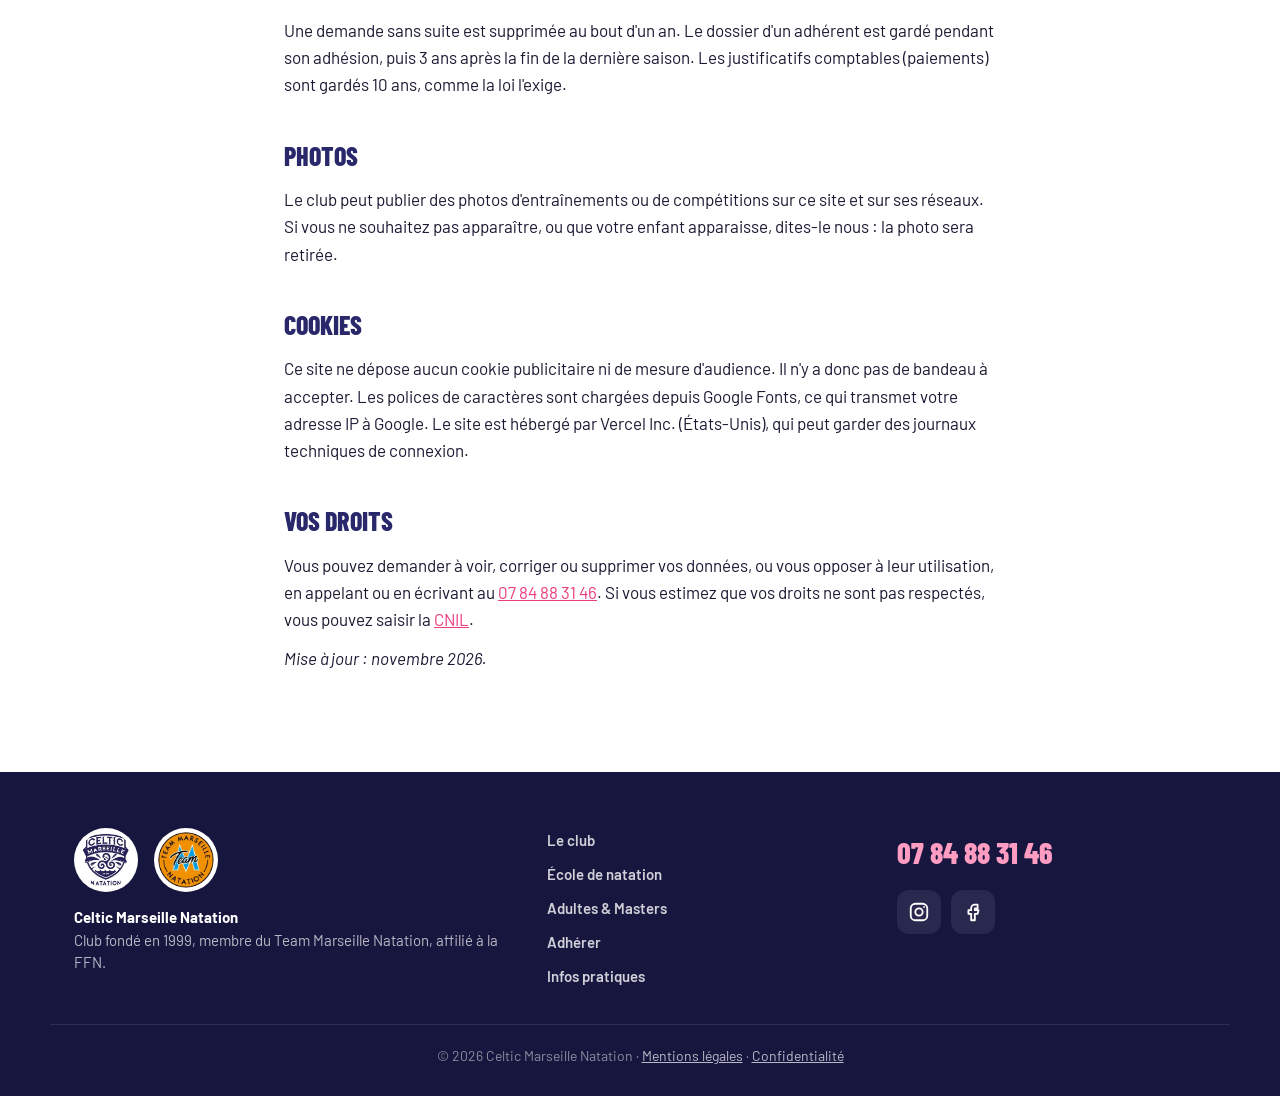
<file: politique-confidentialite.html>
<!doctype html>
<html lang="fr">
<head>
  <meta charset="utf-8">
  <meta name="viewport" content="width=device-width, initial-scale=1, viewport-fit=cover">
  <title>Politique de confidentialité — Celtic Marseille Natation</title>
  <meta name="description" content="Politique de confidentialité du Celtic Marseille Natation : données collectées, utilisation, durée de conservation et vos droits.">
  <meta name="theme-color" content="#29286b">
  <meta property="og:type" content="website">
  <meta property="og:title" content="Politique de confidentialité — Celtic Marseille Natation">
  <meta property="og:description" content="Politique de confidentialité du Celtic Marseille Natation : données collectées, utilisation, durée de conservation et vos droits.">
  <meta property="og:image" content="assets/img/news-stage.jpg">
  <meta property="og:locale" content="fr_FR">
  <link rel="icon" href="assets/img/logo-celtic.jpg">
  <link rel="apple-touch-icon" href="assets/img/logo-celtic.jpg">
  <link rel="preconnect" href="https://fonts.googleapis.com">
  <link rel="preconnect" href="https://fonts.gstatic.com" crossorigin>
  <link href="https://fonts.googleapis.com/css2?family=Barlow+Condensed:ital,wght@0,600;0,700;0,800;1,800&family=Barlow:wght@400;500;600;700&display=swap" rel="stylesheet">
  <link rel="stylesheet" href="assets/css/style.css">
</head>
<body>

<a class="skip" href="#contenu">Aller au contenu</a>

<header class="header">
  <div class="container header__inner">
    <a href="index.html" class="brand" aria-label="Celtic Marseille Natation, accueil">
      <img src="assets/img/logo-celtic.jpg" alt="" width="44" height="44">
      <span class="brand__text"><strong>Celtic</strong><span>Marseille Natation</span></span>
    </a>
    <nav class="nav" id="nav" aria-label="Navigation principale">
      <ul>
        <li><a href="index.html">Accueil</a></li>
        <li><a href="club.html">Le club</a></li>
        <li><a href="ecole.html">École de natation</a></li>
        <li><a href="adultes.html">Adultes</a></li>
        <li><a href="infos.html">Infos pratiques</a></li>
        <li class="nav__cta"><a href="adherer.html" class="btn btn--pink btn--sm">Adhérer</a></li>
      </ul>
    </nav>
    <button class="burger" id="burger" aria-label="Ouvrir le menu" aria-expanded="false" aria-controls="nav">
      <span></span><span></span><span></span>
    </button>
  </div>
</header>

<main id="contenu">
<section class="page-hero">
  <div class="container page-hero__inner">
    <p class="kicker kicker--light hero__anim" style="--d:0">Informations légales</p>
    <h1 class="page-hero__title hero__anim" style="--d:1">Politique de confidentialité</h1>
    <p class="page-hero__lead hero__anim" style="--d:2">Quelles informations nous recevons, pourquoi, et comment exercer vos droits.</p>
  </div>
  <div class="waves" aria-hidden="true">
    <svg class="waves__layer waves__layer--back" viewBox="0 0 2880 120" preserveAspectRatio="none">
      <path d="M0,50 C240,95 480,95 720,50 C960,5 1200,5 1440,50 C1680,95 1920,95 2160,50 C2400,5 2640,5 2880,50 L2880,120 L0,120 Z"/>
    </svg>
    <svg class="waves__layer waves__layer--mid" viewBox="0 0 2880 120" preserveAspectRatio="none">
      <path d="M0,65 C240,30 480,30 720,65 C960,100 1200,100 1440,65 C1680,30 1920,30 2160,65 C2400,100 2640,100 2880,65 L2880,120 L0,120 Z"/>
    </svg>
    <svg class="waves__layer waves__layer--front" viewBox="0 0 2880 120" preserveAspectRatio="none">
      <path d="M0,80 C240,105 480,105 720,80 C960,55 1200,55 1440,80 C1680,105 1920,105 2160,80 C2400,55 2640,55 2880,80 L2880,120 L0,120 Z"/>
    </svg>
  </div>
</section>

<section class="section section--tight">
  <div class="container legal">
    <h2>Qui est responsable de vos données ?</h2>
    <p>L'association <strong>Celtic de Marseille Natation</strong>, 3 rue d'Entrecasteaux, 13009 Marseille, représentée par sa présidente, Aude Pelle. Contact : <a href="tel:+33784883146">07 84 88 31 46</a>.</p>

    <h2>Ce que le site enregistre</h2>
    <p>Rien. Le site n'a ni compte, ni base de données, ni formulaire envoyé à un serveur. Quand vous faites une demande (adhésion, test, question), le site prépare un message avec ce que vous avez saisi (nom, âge de l'enfant, téléphone, message) et ouvre votre application SMS ou WhatsApp. Le message n'est envoyé au club que si vous appuyez vous-même sur « Envoyer ».</p>

    <h2>Ce que le club reçoit et pourquoi</h2>
    <p>Les informations de votre message et, en cas d'adhésion, celles du dossier d'inscription (identité, date de naissance, coordonnées, certificat ou questionnaire de santé). Elles servent uniquement à :</p>
    <ul>
      <li>répondre à votre demande et organiser les tests ;</li>
      <li>gérer l'adhésion, les groupes et les entraînements ;</li>
      <li>délivrer la licence obligatoire auprès de la Fédération française de natation.</li>
    </ul>
    <p>Base légale : votre demande et votre adhésion (exécution d'un contrat), et les obligations liées à la licence fédérale.</p>

    <h2>Qui y a accès ?</h2>
    <p>Les membres du bureau et les éducateurs du club, seulement pour ce qui les concerne. Pour la licence, vos informations sont transmises à la <strong>Fédération française de natation</strong>. Le paiement en ligne passe par <a href="https://www.helloasso.com" target="_blank" rel="noopener">HelloAsso</a> ; le club ne voit jamais vos coordonnées bancaires. Vos données ne sont jamais vendues ni utilisées pour de la publicité.</p>

    <h2>Combien de temps ?</h2>
    <p>Une demande sans suite est supprimée au bout d'un an. Le dossier d'un adhérent est gardé pendant son adhésion, puis 3 ans après la fin de la dernière saison. Les justificatifs comptables (paiements) sont gardés 10 ans, comme la loi l'exige.</p>

    <h2>Photos</h2>
    <p>Le club peut publier des photos d'entraînements ou de compétitions sur ce site et sur ses réseaux. Si vous ne souhaitez pas apparaître, ou que votre enfant apparaisse, dites-le nous : la photo sera retirée.</p>

    <h2>Cookies</h2>
    <p>Ce site ne dépose aucun cookie publicitaire ni de mesure d'audience. Il n'y a donc pas de bandeau à accepter. Les polices de caractères sont chargées depuis Google Fonts, ce qui transmet votre adresse IP à Google. Le site est hébergé par Vercel Inc. (États-Unis), qui peut garder des journaux techniques de connexion.</p>

    <h2>Vos droits</h2>
    <p>Vous pouvez demander à voir, corriger ou supprimer vos données, ou vous opposer à leur utilisation, en appelant ou en écrivant au <a href="tel:+33784883146">07 84 88 31 46</a>. Si vous estimez que vos droits ne sont pas respectés, vous pouvez saisir la <a href="https://www.cnil.fr/fr/plaintes" target="_blank" rel="noopener">CNIL</a>.</p>

    <p><em>Mise à jour : novembre 2026.</em></p>
  </div>
</section>
</main>

<footer class="footer">
  <div class="container footer__inner">
    <div class="footer__brand">
      <div class="footer__logos">
        <img src="assets/img/logo-celtic.jpg" alt="Logo Celtic Marseille Natation" width="64" height="64" loading="lazy">
        <img src="assets/img/logo-team.jpeg" alt="Logo Team Marseille Natation" width="64" height="64" loading="lazy">
      </div>
      <p><strong>Celtic Marseille Natation</strong><br>Club fondé en 1999, membre du Team Marseille Natation, affilié à la FFN.</p>
    </div>
    <nav class="footer__links" aria-label="Plan du site">
      <a href="club.html">Le club</a>
      <a href="ecole.html">École de natation</a>
      <a href="adultes.html">Adultes &amp; Masters</a>
      <a href="adherer.html">Adhérer</a>
      <a href="infos.html">Infos pratiques</a>
    </nav>
    <div class="footer__contact">
      <a href="tel:+33784883146" class="footer__phone">07 84 88 31 46</a>
      <div class="footer__socials">
        <a href="https://www.instagram.com/celticmarseillenatation/" target="_blank" rel="noopener" aria-label="Instagram du club">
          <svg viewBox="0 0 24 24" aria-hidden="true"><rect x="3" y="3" width="18" height="18" rx="5"/><circle cx="12" cy="12" r="4"/><circle cx="17.5" cy="6.5" r="1" class="fill"/></svg>
        </a>
        <a href="https://www.facebook.com/p/Celtic-Marseille-Natation-61565328270177/" target="_blank" rel="noopener" aria-label="Facebook du club">
          <svg viewBox="0 0 24 24" aria-hidden="true"><path d="M14 8h3V4h-3a4 4 0 0 0-4 4v2H7v4h3v7h4v-7h3l1-4h-4V8z"/></svg>
        </a>
      </div>
    </div>
  </div>
  <p class="footer__small container">© <span id="year">2026</span> Celtic Marseille Natation · <a href="mentions-legales.html">Mentions légales</a> · <a href="politique-confidentialite.html">Confidentialité</a></p>
</footer>

<nav class="tabbar" aria-label="Navigation rapide">
  <a href="index.html" class="tabbar__item"><span class="tabbar__icon"><svg viewBox="0 0 24 24" aria-hidden="true"><path d="M3 11l9-8 9 8v9a1 1 0 0 1-1 1h-5v-6h-6v6H4a1 1 0 0 1-1-1z"/></svg></span><span>Accueil</span></a>
  <a href="ecole.html" class="tabbar__item"><span class="tabbar__icon"><svg viewBox="0 0 24 24" aria-hidden="true"><circle cx="12" cy="7" r="3"/><path d="M3 15c3-2 6-2 9 0s6 2 9 0"/><path d="M3 19.5c3-2 6-2 9 0s6 2 9 0"/></svg></span><span>École</span></a>
  <a href="adherer.html" class="tabbar__item tabbar__item--cta"><span class="tabbar__icon"><svg viewBox="0 0 24 24" aria-hidden="true"><path d="M12 5v14M5 12h14"/></svg></span><span>Adhérer</span></a>
  <a href="adultes.html" class="tabbar__item"><span class="tabbar__icon"><svg viewBox="0 0 24 24" aria-hidden="true"><circle cx="17" cy="6" r="2.5"/><path d="M3 13l6-3 4 3 5-2"/><path d="M3 18c3-2 6-2 9 0s6 2 9 0"/></svg></span><span>Adultes</span></a>
  <a href="infos.html" class="tabbar__item"><span class="tabbar__icon"><svg viewBox="0 0 24 24" aria-hidden="true"><circle cx="12" cy="12" r="9"/><path d="M12 11v6M12 7.5v.5"/></svg></span><span>Infos</span></a>
</nav>

<a href="#contenu" class="totop" id="totop" aria-label="Revenir en haut de la page">
  <svg viewBox="0 0 24 24" aria-hidden="true"><path d="M12 19V5M5 12l7-7 7 7"/></svg>
</a>

<script src="assets/js/data.js"></script>
<script src="assets/js/main.js"></script>
</body>
</html>
</file>
<file: assets/css/style.css>
/* =========================================================
   Celtic Marseille Natation
   Couleurs : indigo du logo, rose du club, orange & bleu du Team
   ========================================================= */

:root {
  --navy: #29286b;
  --navy-deep: #17163f;
  --pink: #ec3d7f;
  --pink-soft: #fde7f0;
  --orange: #f39a2b;
  --sky: #2fa8df;
  --sky-soft: #e6f5fc;
  --ink: #1b1a33;
  --muted: #5d5c78;
  --line: #e4e3ef;
  --bg: #ffffff;
  --tint: #f4f7fb;

  --radius: 18px;
  --radius-sm: 10px;
  --shadow: 0 10px 30px -12px rgba(23, 22, 63, .25);
  --container: 1180px;

  --font-display: "Barlow Condensed", "Arial Narrow", sans-serif;
  --font-body: "Barlow", system-ui, -apple-system, sans-serif;
}

*,
*::before,
*::after { box-sizing: border-box; }

html { scroll-behavior: smooth; scroll-padding-top: 84px; }

body {
  margin: 0;
  font-family: var(--font-body);
  font-size: 17px;
  line-height: 1.6;
  color: var(--ink);
  background: var(--bg);
  -webkit-font-smoothing: antialiased;
  overflow-x: hidden;
}

[hidden] { display: none !important; }
img { max-width: 100%; display: block; }
a { color: inherit; }
p { margin: 0 0 1em; }

.container {
  width: 100%;
  max-width: var(--container);
  margin: 0 auto;
  padding: 0 24px;
}

.skip {
  position: absolute;
  left: -999px;
  top: 8px;
  background: var(--navy);
  color: #fff;
  padding: 8px 14px;
  border-radius: 8px;
  z-index: 100;
}
.skip:focus { left: 8px; }

/* ---------- Typographie ---------- */

.kicker {
  font-family: var(--font-display);
  font-weight: 700;
  font-size: 15px;
  letter-spacing: .14em;
  text-transform: uppercase;
  color: var(--pink);
  margin-bottom: 10px;
}
.kicker--light { color: #ff9cc2; }

.h2 {
  font-family: var(--font-display);
  font-weight: 800;
  font-size: clamp(34px, 4.6vw, 54px);
  line-height: 1;
  letter-spacing: -.005em;
  text-transform: uppercase;
  color: var(--navy);
  margin: 0 0 22px;
}
.h3 {
  font-family: var(--font-display);
  font-weight: 800;
  font-size: 28px;
  text-transform: uppercase;
  color: var(--navy);
  margin: 0 0 20px;
}
.muted { color: var(--muted); }
.orange { color: var(--orange); }

/* ---------- Boutons ---------- */

.btn {
  display: inline-flex;
  align-items: center;
  justify-content: center;
  gap: 8px;
  font-family: var(--font-display);
  font-weight: 700;
  font-size: 18px;
  letter-spacing: .04em;
  text-transform: uppercase;
  text-decoration: none;
  padding: 14px 26px;
  border-radius: 999px;
  border: 2px solid transparent;
  cursor: pointer;
  transition: transform .2s ease, background-color .2s ease, color .2s ease, box-shadow .2s ease;
}
.btn:hover { transform: translateY(-2px); }
.btn:focus-visible { outline: 3px solid var(--sky); outline-offset: 3px; }

.btn--sm { padding: 9px 18px; font-size: 16px; }
.btn--pink { background: var(--pink); color: #fff; box-shadow: 0 8px 20px -8px rgba(236, 61, 127, .7); }
.btn--pink:hover { background: #d92c6d; }
.btn--navy { background: var(--navy); color: #fff; }
.btn--navy:hover { background: var(--navy-deep); }
.btn--orange { background: var(--orange); color: var(--navy-deep); }
.btn--white { background: #fff; color: var(--pink); }
.btn--ghost { background: transparent; border-color: rgba(255, 255, 255, .7); color: #fff; }
.btn--ghost:hover { background: rgba(255, 255, 255, .12); }
.btn--outline { background: transparent; border-color: var(--navy); color: var(--navy); }
.btn--outline:hover { background: var(--navy); color: #fff; }

/* ---------- En-tête ---------- */

.header {
  position: sticky;
  top: 0;
  z-index: 50;
  background: rgba(255, 255, 255, .92);
  backdrop-filter: saturate(160%) blur(12px);
  -webkit-backdrop-filter: saturate(160%) blur(12px);
  border-bottom: 1px solid transparent;
  transition: border-color .2s, box-shadow .2s;
}
.header.is-scrolled { border-color: var(--line); box-shadow: 0 4px 20px -12px rgba(23, 22, 63, .3); }

.header__inner {
  display: flex;
  align-items: center;
  justify-content: space-between;
  height: 72px;
}

.brand {
  display: flex;
  align-items: center;
  gap: 10px;
  text-decoration: none;
  color: var(--navy);
}
.brand img { width: 48px; height: 48px; object-fit: contain; }
.brand__text { display: flex; flex-direction: column; line-height: 1; font-family: var(--font-display); text-transform: uppercase; }
.brand__text strong { font-size: 24px; font-weight: 800; letter-spacing: .03em; }
.brand__text span { font-size: 13px; font-weight: 600; letter-spacing: .12em; color: var(--pink); }

.nav ul { display: flex; align-items: center; gap: 4px; list-style: none; margin: 0; padding: 0; }
.nav a:not(.btn) {
  display: block;
  padding: 8px 12px;
  font-weight: 600;
  font-size: 15px;
  text-decoration: none;
  color: var(--ink);
  border-radius: 8px;
  transition: color .2s, background-color .2s;
}
.nav a:not(.btn):hover { color: var(--pink); }
.nav a:not(.btn)[aria-current="page"] { color: var(--pink); }
.nav__cta { margin-left: 8px; }

.burger {
  display: none;
  width: 44px;
  height: 44px;
  border: 0;
  background: transparent;
  cursor: pointer;
  padding: 10px;
  border-radius: 10px;
}
.burger:focus-visible { outline: 3px solid var(--sky); outline-offset: 2px; }
.burger span {
  display: block;
  height: 2px;
  background: var(--navy);
  border-radius: 2px;
  margin: 5px 0;
  transition: transform .25s, opacity .25s;
}
.burger[aria-expanded="true"] span:nth-child(1) { transform: translateY(7px) rotate(45deg); }
.burger[aria-expanded="true"] span:nth-child(2) { opacity: 0; }
.burger[aria-expanded="true"] span:nth-child(3) { transform: translateY(-7px) rotate(-45deg); }

/* ---------- Hero ---------- */

.hero {
  position: relative;
  color: #fff;
  min-height: min(88vh, 760px);
  display: flex;
  align-items: center;
  padding: 80px 0 140px;
  overflow: hidden;
  background: var(--navy-deep);
}
.hero__bg { position: absolute; inset: 0; }
.hero__bg img { width: 100%; height: 100%; object-fit: cover; object-position: 60% center; }
.hero__bg::after {
  content: "";
  position: absolute;
  inset: 0;
  background:
    linear-gradient(100deg, rgba(23, 22, 63, .95) 0%, rgba(41, 40, 107, .82) 42%, rgba(41, 40, 107, .25) 100%);
}
.hero__inner { position: relative; z-index: 1; }

.hero__title {
  font-family: var(--font-display);
  font-weight: 800;
  font-size: clamp(64px, 11vw, 140px);
  line-height: .86;
  text-transform: uppercase;
  margin: 0 0 28px;
  letter-spacing: -.01em;
}
.hero__title em {
  font-style: italic;
  background: linear-gradient(90deg, var(--pink) 0%, #ff9cc2 50%, var(--pink) 100%);
  background-size: 200% auto;
  -webkit-background-clip: text;
  background-clip: text;
  color: transparent;
  filter: drop-shadow(0 6px 24px rgba(236, 61, 127, .45));
  animation: shimmer 5s linear infinite;
}
.hero__lead { max-width: 540px; font-size: 19px; color: rgba(255, 255, 255, .9); margin-bottom: 32px; }
.hero__actions { display: flex; flex-wrap: wrap; gap: 14px; }

/* ---------- Vagues ---------- */

.wave { position: absolute; left: 0; width: 100%; height: 70px; display: block; }
.wave--bottom { bottom: -1px; }
.wave--top { top: -1px; }
.hero .wave path { fill: #fff; }
.section--navy .wave--top path { fill: #fff; }
.section--navy .wave--bottom path { fill: #fff; }

/* ---------- Chiffres ---------- */

.stats { position: relative; z-index: 2; margin-top: -70px; }
.stats__grid {
  display: grid;
  grid-template-columns: repeat(4, 1fr);
  background: #fff;
  border-radius: var(--radius);
  box-shadow: var(--shadow);
  padding: 8px;
}
.stat {
  display: flex;
  flex-direction: column;
  padding: 22px 24px;
  border-right: 1px solid var(--line);
}
.stat:last-child { border-right: 0; }
.stat__num {
  font-family: var(--font-display);
  font-weight: 800;
  font-size: 52px;
  line-height: 1;
  color: var(--navy);
}
.stat__num sup { font-size: .45em; color: var(--pink); }
.stat__label { font-size: 15px; color: var(--muted); margin-top: 6px; line-height: 1.35; }

/* ---------- Sections ---------- */

.section { position: relative; padding: 110px 0; }
.section--tint { background: var(--tint); }
.section--navy {
  background: var(--navy);
  color: rgba(255, 255, 255, .88);
  padding: 160px 0;
}
.section--navy .h2 { color: #fff; }
.section--navy .muted { color: rgba(255, 255, 255, .6); }

.section__head { margin-bottom: 48px; max-width: 720px; }
.section__head--row {
  max-width: none;
  display: flex;
  align-items: flex-end;
  justify-content: space-between;
  gap: 40px;
}
.section__head--row .h2 { margin-bottom: 0; }
.section__intro { max-width: 460px; color: var(--muted); margin: 0; }

.split {
  display: grid;
  grid-template-columns: 1.05fr 1fr;
  gap: 64px;
  align-items: center;
}
.split--reverse .split__text { order: 2; }
.split__media { margin: 0; }
.split__media figcaption { font-size: 15px; color: var(--muted); margin-top: 16px; }

.photo {
  width: 100%;
  aspect-ratio: 4 / 3.4;
  object-fit: cover;
  object-position: center 35%;
  border-radius: var(--radius);
  box-shadow: 0 30px 60px -20px rgba(0, 0, 0, .5);
}

.team-card {
  background: #fff;
  border-radius: var(--radius);
  padding: 24px;
  box-shadow: var(--shadow);
  border: 1px solid var(--line);
}

.checks { list-style: none; padding: 0; margin: 24px 0 0; display: grid; gap: 10px; }
.checks li { position: relative; padding-left: 34px; font-weight: 600; }
.checks li::before {
  content: "";
  position: absolute;
  left: 0;
  top: 3px;
  width: 22px;
  height: 22px;
  border-radius: 50%;
  background: var(--pink-soft) url("data:image/svg+xml,%3Csvg xmlns='http://www.w3.org/2000/svg' viewBox='0 0 24 24' fill='none' stroke='%23ec3d7f' stroke-width='3' stroke-linecap='round' stroke-linejoin='round'%3E%3Cpath d='M5 12l5 5 9-10'/%3E%3C/svg%3E") center / 13px no-repeat;
}

/* ---------- Parcours ---------- */

.paths { display: grid; grid-template-columns: repeat(3, 1fr); gap: 24px; }
.path {
  position: relative;
  display: flex;
  flex-direction: column;
  background: #fff;
  border-radius: var(--radius);
  padding: 34px 30px 30px;
  text-decoration: none;
  border: 1px solid var(--line);
  transition: transform .25s ease, box-shadow .25s ease, border-color .25s;
  overflow: hidden;
}
.path::after {
  content: "";
  position: absolute;
  left: 0;
  right: 0;
  top: 0;
  height: 5px;
  background: var(--pink);
  transform: scaleX(0);
  transform-origin: left;
  transition: transform .3s ease;
}
.path:hover { transform: translateY(-6px); box-shadow: var(--shadow); border-color: transparent; }
.path:hover::after { transform: scaleX(1); }
.path__num {
  font-family: var(--font-display);
  font-weight: 800;
  font-size: 54px;
  line-height: 1;
  color: transparent;
  -webkit-text-stroke: 1.5px var(--pink);
  margin-bottom: 14px;
}
.path h3 {
  font-family: var(--font-display);
  font-weight: 800;
  font-size: 30px;
  text-transform: uppercase;
  color: var(--navy);
  margin: 0;
  line-height: 1.05;
}
.path__age { font-weight: 700; color: var(--pink); margin: 4px 0 12px; font-size: 15px; }
.path p:not(.path__age) { color: var(--muted); }
.path__link { margin-top: auto; font-weight: 700; color: var(--navy); }

/* ---------- Groupes & créneaux ---------- */

.season-note {
  display: flex;
  align-items: center;
  gap: 12px;
  background: var(--sky-soft);
  border-radius: var(--radius-sm);
  padding: 14px 18px;
  font-size: 15px;
  color: var(--navy);
  margin-bottom: 28px;
}
.season-note a { font-weight: 700; white-space: nowrap; }
.season-note__dot {
  flex: none;
  width: 10px;
  height: 10px;
  border-radius: 50%;
  background: var(--sky);
  box-shadow: 0 0 0 4px rgba(47, 168, 223, .25);
}

.groups { display: grid; grid-template-columns: repeat(4, 1fr); gap: 20px; }
.groups--3 { grid-template-columns: repeat(3, 1fr); }

.group {
  display: flex;
  flex-direction: column;
  background: #fff;
  border: 1px solid var(--line);
  border-radius: var(--radius);
  overflow: hidden;
}
.section--tint .group { border-color: transparent; box-shadow: 0 6px 24px -14px rgba(23, 22, 63, .3); }
.group__head { padding: 24px 22px 18px; border-bottom: 1px dashed var(--line); }
.group__tag {
  display: inline-block;
  font-family: var(--font-display);
  font-weight: 800;
  font-size: 26px;
  text-transform: uppercase;
  color: var(--navy);
  line-height: 1;
}
.group__goal { margin: 8px 0 0; font-size: 15px; color: var(--muted); line-height: 1.4; }

.group--featured { background: var(--navy); border-color: var(--navy); color: #fff; }
.group--featured .group__tag { color: #fff; }
.group--featured .group__goal { color: rgba(255, 255, 255, .75); }
.group--featured .group__head { border-color: rgba(255, 255, 255, .18); }
.group--featured .slot__day { color: rgba(255, 255, 255, .6); }
.group--featured .group__price { background: rgba(255, 255, 255, .08); color: #fff; }
.group--featured .group__price strong { color: #ff9cc2; }

.slots { list-style: none; margin: 0; padding: 10px 22px 18px; flex: 1; }
.slots li {
  display: grid;
  grid-template-columns: 74px 1fr;
  grid-template-areas: "day time" "day pool";
  column-gap: 8px;
  padding: 10px 0;
  border-bottom: 1px solid var(--line);
}
.group--featured .slots li { border-color: rgba(255, 255, 255, .12); }
.slots li:last-child { border-bottom: 0; }
.slot__day { grid-area: day; font-size: 13px; font-weight: 700; text-transform: uppercase; letter-spacing: .06em; color: var(--muted); padding-top: 3px; }
.slot__time { grid-area: time; font-family: var(--font-display); font-weight: 700; font-size: 21px; line-height: 1.2; }
.pool {
  grid-area: pool;
  justify-self: start;
  font-size: 12px;
  font-weight: 700;
  text-transform: uppercase;
  letter-spacing: .05em;
  padding: 2px 9px;
  border-radius: 999px;
  margin-top: 4px;
}
/* Une couleur par piscine, reprise sur les cartes des bassins */
.pool--fv  { background: #dff1fb; color: #0f6f9c; }
.pool--va  { background: var(--pink-soft); color: #b8195a; }
.pool--sc  { background: #fdecd6; color: #a35a00; }
.pool--de  { background: #e5e4f6; color: var(--navy); }
.pool--sea { background: #d8f4ef; color: #0d7a68; }

.group__price {
  padding: 16px 22px;
  background: var(--tint);
  font-size: 15px;
  color: var(--muted);
}
.section--tint .group__price { background: #fafbfd; }
.group__price strong { font-family: var(--font-display); font-size: 22px; color: var(--pink); font-weight: 800; }

.fineprint { font-size: 14px; color: var(--muted); margin: 16px 0 0; }

/* ---------- Étapes d'inscription ---------- */

.steps {
  margin-top: 64px;
  background: var(--pink-soft);
  border-radius: calc(var(--radius) + 6px);
  padding: 44px;
}
.steps ol {
  list-style: none;
  padding: 0;
  margin: 0 0 32px;
  display: grid;
  grid-template-columns: repeat(3, 1fr);
  gap: 28px;
}
.steps li { display: flex; gap: 16px; }
.steps li p { margin: 4px 0 0; color: var(--muted); font-size: 15px; }
.steps li strong { color: var(--navy); font-size: 18px; }
.steps__n {
  flex: none;
  width: 44px;
  height: 44px;
  border-radius: 50%;
  display: grid;
  place-items: center;
  background: var(--pink);
  color: #fff;
  font-family: var(--font-display);
  font-weight: 800;
  font-size: 22px;
}

/* ---------- Compétition ---------- */

.chips { list-style: none; padding: 0; margin: 0 0 28px; display: flex; flex-wrap: wrap; gap: 8px; }
.chips li {
  padding: 6px 14px;
  border-radius: 999px;
  border: 1px solid rgba(255, 255, 255, .3);
  font-weight: 600;
  font-size: 15px;
  color: #fff;
}
.results { display: flex; gap: 40px; margin-bottom: 32px; }
.results div { display: flex; flex-direction: column; max-width: 160px; font-size: 15px; line-height: 1.35; }
.results__num { font-family: var(--font-display); font-weight: 800; font-size: 60px; line-height: 1; color: var(--orange); }
.results__num sup { font-size: .45em; }

/* ---------- Bassins ---------- */

.pools { display: grid; grid-template-columns: repeat(4, 1fr); gap: 20px; }
.poolcard {
  --c: var(--sky);
  position: relative;
  display: flex;
  flex-direction: column;
  padding: 28px 24px 24px;
  border-radius: var(--radius);
  background: #fff;
  border: 1px solid var(--line);
  border-top: 6px solid var(--c);
  transition: transform .25s, box-shadow .25s;
}
.poolcard:hover { transform: translateY(-4px); box-shadow: var(--shadow); }
.poolcard--fv { --c: var(--sky); }
.poolcard--va { --c: var(--pink); }
.poolcard--sc { --c: var(--orange); }
.poolcard--de { --c: var(--navy); }
.poolcard__arr {
  font-family: var(--font-display);
  font-weight: 800;
  font-size: 48px;
  line-height: 1;
  color: var(--c);
}
.poolcard__arr sup { font-size: .45em; }
.poolcard h3 {
  font-family: var(--font-display);
  font-weight: 800;
  font-size: 24px;
  text-transform: uppercase;
  color: var(--navy);
  margin: 10px 0 8px;
  line-height: 1.05;
}
.poolcard__addr { color: var(--muted); font-size: 15px; line-height: 1.45; }
.poolcard__use { font-size: 14px; font-weight: 600; color: var(--ink); }
.poolcard a { margin-top: auto; font-weight: 700; color: var(--navy); text-decoration: none; }
.poolcard a:hover { color: var(--pink); }

/* ---------- Actualités ---------- */

.news { display: grid; grid-template-columns: repeat(4, 1fr); gap: 20px; }
.newscard {
  display: flex;
  flex-direction: column;
  background: #fff;
  border-radius: var(--radius);
  overflow: hidden;
  box-shadow: 0 6px 24px -14px rgba(23, 22, 63, .3);
  transition: transform .25s, box-shadow .25s;
}
.newscard:hover { transform: translateY(-4px); box-shadow: var(--shadow); }
.newscard__img { aspect-ratio: 16 / 10; overflow: hidden; background: var(--navy); }
.newscard__img img { width: 100%; height: 100%; object-fit: cover; }
.newscard__img--left img { object-position: left center; }
.newscard__img--contain { background: #bfe6f6; }
.newscard__img--contain img { object-fit: cover; object-position: center 20%; }
.newscard__body { padding: 20px 22px 24px; }
.newscard time { font-size: 13px; font-weight: 700; text-transform: uppercase; letter-spacing: .06em; color: var(--pink); }
.newscard h3 {
  font-family: var(--font-display);
  font-weight: 800;
  font-size: 22px;
  line-height: 1.1;
  text-transform: uppercase;
  color: var(--navy);
  margin: 6px 0 10px;
}
.newscard p { font-size: 15px; color: var(--muted); margin: 0; line-height: 1.5; }

/* ---------- Soutenir ---------- */

.support {
  background: var(--pink);
  background-image:
    radial-gradient(circle at 10% 120%, rgba(255, 255, 255, .18) 0 160px, transparent 161px),
    radial-gradient(circle at 95% -30%, rgba(255, 255, 255, .14) 0 200px, transparent 201px);
  color: #fff;
  padding: 72px 0;
}
.support__inner { display: flex; align-items: center; justify-content: space-between; gap: 40px; }
.support .h2 { color: #fff; margin-bottom: 10px; }
.support p { max-width: 620px; margin: 0; font-size: 18px; color: rgba(255, 255, 255, .92); }
.support .btn { flex: none; }

/* ---------- Contact ---------- */

.contact { display: grid; grid-template-columns: 1fr 1fr; gap: 64px; align-items: center; }
.contact p { color: var(--muted); }
.phone {
  display: inline-block;
  font-family: var(--font-display);
  font-weight: 800;
  font-size: clamp(40px, 5.5vw, 64px);
  line-height: 1;
  color: var(--pink);
  text-decoration: none;
  margin-top: 8px;
  border-bottom: 4px solid var(--pink-soft);
  transition: border-color .2s;
}
.phone:hover { border-color: var(--pink); }

.socials { display: grid; gap: 14px; }
.social {
  display: flex;
  align-items: center;
  gap: 16px;
  padding: 16px 20px;
  border-radius: var(--radius-sm);
  border: 1px solid var(--line);
  text-decoration: none;
  transition: border-color .2s, transform .2s, box-shadow .2s;
}
.social:hover { border-color: var(--pink); transform: translateX(4px); box-shadow: 0 6px 20px -12px rgba(236, 61, 127, .5); }
.social svg {
  flex: none;
  width: 44px;
  height: 44px;
  padding: 10px;
  border-radius: 12px;
  background: var(--pink-soft);
  fill: none;
  stroke: var(--pink);
  stroke-width: 2;
  stroke-linejoin: round;
}
.social svg .fill { fill: var(--pink); stroke: none; }
.social--team svg { background: #fdecd6; stroke: #c96f00; }
.social--team svg .fill { fill: #c96f00; }
.social span { display: flex; flex-direction: column; font-size: 15px; color: var(--muted); line-height: 1.3; }
.social strong { color: var(--navy); font-size: 17px; }

/* ---------- Pied de page ---------- */

.footer {
  background: var(--navy-deep);
  color: rgba(255, 255, 255, .7);
  padding: 56px 0 40px;
  text-align: center;
  font-size: 15px;
}
.footer__inner { display: flex; flex-direction: column; align-items: center; gap: 10px; }
.footer__logos { display: flex; gap: 16px; margin-bottom: 12px; }
.footer__logos img { width: 72px; height: 72px; border-radius: 50%; object-fit: contain; background: #fff; padding: 4px; }
.footer strong { color: #fff; }
.footer__small { font-size: 14px; color: rgba(255, 255, 255, .5); }
.footer__small a { color: rgba(255, 255, 255, .7); }

/* ---------- Apparition au défilement ---------- */

.reveal { opacity: 0; transform: translateY(24px); transition: opacity .7s ease, transform .7s ease; }
.reveal.is-visible { opacity: 1; transform: none; }
.no-js .reveal { opacity: 1; transform: none; }

@media (prefers-reduced-motion: reduce) {
  html { scroll-behavior: auto; }
  .reveal { opacity: 1; transform: none; transition: none; }
  * { transition-duration: 0s !important; }
}

/* =========================================================
   Responsive
   ========================================================= */

@media (max-width: 1080px) {
  .groups { grid-template-columns: repeat(2, 1fr); }
  .pools, .news { grid-template-columns: repeat(2, 1fr); }
}

@media (max-width: 960px) {
  .burger { display: block; }
  .nav {
    position: fixed;
    inset: 60px 0 auto 0;
    background: #fff;
    border-bottom: 1px solid var(--line);
    box-shadow: 0 20px 30px -20px rgba(23, 22, 63, .35);
    padding: 12px 24px 24px;
    transform: translateY(-12px);
    opacity: 0;
    visibility: hidden;
    transition: opacity .2s, transform .2s, visibility .2s;
  }
  .nav.is-open { opacity: 1; transform: none; visibility: visible; }
  .nav ul { flex-direction: column; align-items: stretch; gap: 0; }
  .nav a:not(.btn) { padding: 14px 4px; font-size: 18px; border-bottom: 1px solid var(--line); border-radius: 0; }
  .nav__cta { margin: 16px 0 0; }
  .nav__cta .btn { width: 100%; }
}

@media (max-width: 960px) {

  .split, .contact { grid-template-columns: 1fr; gap: 44px; }
  .split--reverse .split__text { order: 0; }
  .paths, .groups--3 { grid-template-columns: 1fr; }
  .section__head--row { flex-direction: column; align-items: flex-start; gap: 18px; }
  .stats__grid { grid-template-columns: repeat(2, 1fr); }
  .stat:nth-child(2) { border-right: 0; }
  .stat:nth-child(-n+2) { border-bottom: 1px solid var(--line); }
  .steps ol { grid-template-columns: 1fr; }
  .support__inner { flex-direction: column; align-items: flex-start; }
}

@media (max-width: 600px) {
  body { font-size: 16px; }
  .container { padding: 0 16px; }
  .section { padding: 80px 0; }
  .section--navy { padding: 120px 0; }
  .hero { padding: 56px 0 120px; min-height: 0; }
  .hero__bg::after { background: linear-gradient(180deg, rgba(23, 22, 63, .8), rgba(41, 40, 107, .92)); }
  .hero__actions .btn { flex: 1 1 100%; }
  .groups, .pools, .news { grid-template-columns: 1fr; }
  .stat { padding: 18px 16px; }
  .stat__num { font-size: 40px; }
  .steps { padding: 28px 22px; }
  .results { gap: 24px; }
  .brand__text strong { font-size: 21px; }
  .season-note { align-items: flex-start; }
  .season-note__dot { margin-top: 6px; }
}

/* =========================================================
   Animations et éléments dynamiques
   ========================================================= */

@keyframes shimmer { to { background-position: -200% center; } }
@keyframes kenburns { from { transform: scale(1.04); } to { transform: scale(1.16) translate(-2%, -1%); } }
@keyframes lineUp { to { transform: none; } }
@keyframes fadeUp { to { opacity: 1; transform: none; } }
@keyframes waveMove { to { transform: translateX(-50%); } }
@keyframes marquee { to { transform: translateX(-50%); } }
@keyframes rise {
  0%   { transform: translate(0, 0); opacity: 0; }
  10%  { opacity: .9; }
  50%  { transform: translate(var(--sway), -55vh); }
  100% { transform: translate(0, -110vh); opacity: 0; }
}
@keyframes ripple { to { transform: translate(-50%, -50%) scale(16); opacity: 0; } }
@keyframes scrollDot { 0% { transform: translate(-50%, 0); opacity: 1; } 80% { transform: translate(-50%, 14px); opacity: 0; } 100% { opacity: 0; } }
@keyframes stepIn { from { opacity: 0; transform: translateX(24px); } to { opacity: 1; transform: none; } }
@keyframes glow { 0%, 100% { box-shadow: 0 8px 20px -8px rgba(236, 61, 127, .7), 0 0 0 0 rgba(236, 61, 127, .45); } 50% { box-shadow: 0 8px 20px -8px rgba(236, 61, 127, .7), 0 0 0 10px rgba(236, 61, 127, 0); } }
@keyframes drop { from { opacity: 0; transform: translateY(-8px); } to { opacity: 1; transform: none; } }

/* ---------- Hero ---------- */

.hero { cursor: default; }
.hero__bg img { animation: kenburns 26s ease-in-out infinite alternate; }

.hero__title .line { display: block; overflow: hidden; padding: 0 .12em .03em 0; margin-right: -.12em; }
.hero__title .line > span { display: inline-block; transform: translateY(110%); animation: lineUp .9s cubic-bezier(.2, .8, .2, 1) forwards; }
.hero__title .line:nth-child(1) > span { animation-delay: .15s; }
.hero__title .line:nth-child(2) > span { animation-delay: .3s; }
.hero__title .line:nth-child(3) > span { animation-delay: .45s; }

.hero__anim { opacity: 0; transform: translateY(20px); animation: fadeUp .8s ease forwards; animation-delay: calc(var(--d) * .15s + .1s); }

.btn--glow { animation: glow 2.4s ease-in-out infinite; }

.hero__bubbles { position: absolute; inset: 0; overflow: hidden; pointer-events: none; }
.bubble {
  position: absolute;
  bottom: -40px;
  border-radius: 50%;
  background: radial-gradient(circle at 30% 30%, rgba(255, 255, 255, .75), rgba(255, 255, 255, .06) 62%);
  border: 1px solid rgba(255, 255, 255, .35);
  animation: rise var(--dur) linear var(--delay) infinite;
}
.ripple {
  position: absolute;
  width: 20px;
  height: 20px;
  border: 2px solid rgba(255, 255, 255, .7);
  border-radius: 50%;
  transform: translate(-50%, -50%) scale(0);
  animation: ripple 1.3s ease-out forwards;
  pointer-events: none;
  z-index: 1;
}

.waves { position: absolute; left: 0; right: 0; bottom: -1px; height: 110px; overflow: hidden; pointer-events: none; z-index: 1; }
.waves__layer { position: absolute; left: 0; bottom: 0; width: 200%; height: 100%; }
.waves__layer--back path  { fill: rgba(255, 255, 255, .22); }
.waves__layer--mid path   { fill: rgba(255, 255, 255, .45); }
.waves__layer--front path { fill: #fff; }
.waves__layer--back  { animation: waveMove 19s linear infinite; }
.waves__layer--mid   { animation: waveMove 13s linear infinite reverse; }
.waves__layer--front { animation: waveMove 9s linear infinite; }

.scroll-hint {
  position: absolute;
  left: 50%;
  bottom: 130px;
  width: 26px;
  height: 42px;
  margin-left: -13px;
  border: 2px solid rgba(255, 255, 255, .55);
  border-radius: 14px;
  z-index: 2;
}
.scroll-hint span {
  position: absolute;
  left: 50%;
  top: 8px;
  width: 4px;
  height: 8px;
  border-radius: 2px;
  background: #fff;
  animation: scrollDot 1.8s ease-in-out infinite;
}

.stats { margin-top: -56px; }

/* ---------- Bandeau défilant ---------- */

.marquee {
  margin: 70px -2% 0;
  width: 104%;
  background: var(--navy);
  color: #fff;
  padding: 16px 0;
  overflow: hidden;
  transform: rotate(-1.5deg);
  box-shadow: 0 16px 30px -18px rgba(23, 22, 63, .6);
}
.marquee__track { display: flex; width: max-content; animation: marquee 32s linear infinite; }
.marquee__track span {
  display: inline-flex;
  align-items: center;
  font-family: var(--font-display);
  font-weight: 800;
  font-size: 30px;
  text-transform: uppercase;
  letter-spacing: .02em;
  white-space: nowrap;
}
.marquee__track span::after {
  content: "";
  width: 14px;
  height: 14px;
  margin: 0 32px;
  background: var(--pink);
  transform: rotate(45deg);
  border-radius: 3px;
}
.marquee__track span:nth-child(3n+2) { color: #ff9cc2; }
.marquee__track span:nth-child(3n+2)::after { background: var(--orange); }
.marquee:hover .marquee__track { animation-play-state: paused; }

/* ---------- Cartes ---------- */

.group { transition: transform .25s ease, box-shadow .25s ease; }
.group:hover { transform: translateY(-5px); box-shadow: var(--shadow); }

/* ---------- Filtres par piscine ---------- */

.filters { display: flex; flex-wrap: wrap; align-items: center; gap: 8px; margin-bottom: 22px; }
.filters__label { font-size: 14px; font-weight: 700; color: var(--muted); margin-right: 4px; }
.filter {
  display: inline-flex;
  align-items: center;
  gap: 8px;
  font: 600 14px/1 var(--font-body);
  color: var(--ink);
  background: #fff;
  border: 1.5px solid var(--line);
  border-radius: 999px;
  padding: 9px 16px;
  cursor: pointer;
  transition: background-color .2s, color .2s, border-color .2s, transform .2s;
}
.filter:hover { border-color: var(--navy); transform: translateY(-1px); }
.filter:focus-visible { outline: 3px solid var(--sky); outline-offset: 2px; }
.filter[aria-pressed="true"] { background: var(--navy); border-color: var(--navy); color: #fff; }
.filter__dot { width: 10px; height: 10px; border-radius: 50%; background: var(--c, var(--muted)); }
.slots li { transition: opacity .3s ease; }
.slots li.is-dim { opacity: .2; }
.group.is-empty { opacity: .45; }

/* ---------- Adhérer ---------- */

.signup { overflow: hidden; }
.signup .container { position: relative; }
.signup__glow::before,
.signup__glow::after {
  content: "";
  position: absolute;
  border-radius: 50%;
  filter: blur(80px);
  opacity: .5;
  pointer-events: none;
}
.signup__glow::before { width: 460px; height: 460px; background: #ffc2d9; top: -120px; right: -100px; }
.signup__glow::after { width: 380px; height: 380px; background: #bfe6f6; bottom: -140px; left: -120px; }

.mini-steps { list-style: none; display: flex; flex-wrap: wrap; gap: 22px; margin: 0; padding: 0; }
.mini-steps li { display: flex; align-items: center; gap: 10px; font-weight: 700; color: var(--navy); }
.mini-steps span {
  display: grid;
  place-items: center;
  width: 34px;
  height: 34px;
  border-radius: 50%;
  background: var(--pink);
  color: #fff;
  font-family: var(--font-display);
  font-weight: 800;
  font-size: 18px;
}

.join { display: grid; grid-template-columns: 1.25fr .95fr; gap: 28px; align-items: start; }

.tabs {
  display: inline-flex;
  gap: 4px;
  padding: 6px;
  margin-bottom: 22px;
  background: #fff;
  border-radius: 999px;
  box-shadow: 0 0 0 1px var(--line), 0 10px 24px -16px rgba(23, 22, 63, .35);
}
.tab {
  display: flex;
  flex-direction: column;
  align-items: center;
  border: 0;
  background: none;
  font: 700 17px/1.15 var(--font-body);
  color: var(--navy);
  padding: 12px 26px;
  border-radius: 999px;
  cursor: pointer;
  transition: background-color .25s, color .25s;
}
.tab small { font-size: 12px; font-weight: 500; color: var(--muted); }
.tab:hover { background: var(--tint); }
.tab:focus-visible { outline: 3px solid var(--sky); outline-offset: 2px; }
.tab[aria-selected="true"] { background: var(--navy); color: #fff; }
.tab[aria-selected="true"] small { color: rgba(255, 255, 255, .7); }

.choices { display: grid; grid-template-columns: 1fr 1fr; gap: 14px; }
.choice {
  position: relative;
  display: flex;
  flex-direction: column;
  gap: 6px;
  text-align: left;
  font: inherit;
  color: var(--ink);
  background: #fff;
  border: 2px solid var(--line);
  border-radius: 18px;
  padding: 20px 20px 18px;
  cursor: pointer;
  transition: border-color .2s, transform .2s, box-shadow .2s;
  animation: stepIn .4s ease both;
}
.choice:nth-child(2) { animation-delay: .05s; }
.choice:nth-child(3) { animation-delay: .1s; }
.choice:nth-child(4) { animation-delay: .15s; }
.choice:hover { border-color: #f5a3c3; transform: translateY(-3px); box-shadow: 0 14px 26px -18px rgba(236, 61, 127, .8); }
.choice:focus-visible { outline: 3px solid var(--sky); outline-offset: 2px; }
.choice[aria-checked="true"] {
  border-color: var(--pink);
  background: linear-gradient(180deg, #fff 0%, var(--pink-soft) 100%);
  box-shadow: 0 16px 30px -18px rgba(236, 61, 127, .8);
}
.choice::after {
  content: "";
  position: absolute;
  top: 16px;
  right: 16px;
  width: 24px;
  height: 24px;
  border-radius: 50%;
  border: 2px solid var(--line);
  background: #fff center / 13px no-repeat;
  transition: background-color .2s, border-color .2s;
}
.choice[aria-checked="true"]::after {
  border-color: var(--pink);
  background-color: var(--pink);
  background-image: url("data:image/svg+xml,%3Csvg xmlns='http://www.w3.org/2000/svg' viewBox='0 0 24 24' fill='none' stroke='%23fff' stroke-width='3.5' stroke-linecap='round' stroke-linejoin='round'%3E%3Cpath d='M5 12l5 5 9-10'/%3E%3C/svg%3E");
}
.choice__tag { font-family: var(--font-display); font-weight: 800; font-size: 26px; line-height: 1; text-transform: uppercase; color: var(--navy); padding-right: 32px; }
.choice__who { flex: 1; font-size: 15px; line-height: 1.4; color: var(--muted); }
.choice__price { font-family: var(--font-display); font-weight: 800; font-size: 21px; color: var(--pink); margin-top: 4px; }
.choice__price small { font-family: var(--font-body); font-size: 13px; font-weight: 500; color: var(--muted); }

.join__help {
  display: flex;
  flex-wrap: wrap;
  align-items: center;
  gap: 8px 14px;
  margin-top: 18px;
  padding: 16px 18px;
  border-radius: 14px;
  background: var(--sky-soft);
  font-size: 15px;
  color: var(--navy);
}
.link-btn {
  border: 0;
  background: none;
  padding: 0;
  font: 700 15px var(--font-body);
  color: var(--pink);
  text-decoration: underline;
  text-underline-offset: 3px;
  cursor: pointer;
}

.summary {
  position: sticky;
  top: 96px;
  background: #fff;
  border-radius: 24px;
  padding: 28px;
  box-shadow: 0 40px 80px -30px rgba(23, 22, 63, .35), 0 0 0 1px var(--line);
}
.summary__empty { text-align: center; padding: 48px 10px; color: var(--muted); }
.summary__empty svg {
  width: 72px;
  height: 72px;
  margin: 0 auto 16px;
  fill: none;
  stroke: var(--pink);
  stroke-width: 2.5;
  stroke-linecap: round;
  animation: float 3s ease-in-out infinite;
}
.summary__empty strong { display: block; font-family: var(--font-display); font-size: 24px; text-transform: uppercase; color: var(--navy); }
.summary__empty p { margin: 4px 0 0; }
.summary__full { animation: stepIn .4s ease; }
.summary__label { font-size: 13px; font-weight: 700; letter-spacing: .08em; text-transform: uppercase; color: var(--pink); margin: 0 0 6px; }
.summary__group { font-family: var(--font-display); font-weight: 800; font-size: 40px; line-height: 1; text-transform: uppercase; color: var(--navy); margin: 0; }
.summary__goal { color: var(--muted); margin: 6px 0 0; }

.sessions { display: flex; gap: 8px; margin: 20px 0 16px; }
.sess {
  flex: 1;
  font: 700 15px var(--font-body);
  color: var(--ink);
  background: #fff;
  border: 2px solid var(--line);
  border-radius: 12px;
  padding: 11px 10px;
  cursor: pointer;
  transition: border-color .2s, background-color .2s, color .2s;
}
.sess[aria-checked="true"] { border-color: var(--pink); background: var(--pink-soft); color: #b8195a; }
.sess:only-child { cursor: default; }

.price-box {
  display: flex;
  align-items: center;
  gap: 18px;
  padding: 18px 22px;
  margin-bottom: 22px;
  border-radius: 16px;
  background: linear-gradient(135deg, var(--navy), #3d3ca0);
  color: #fff;
}
.price-box__amount { font-family: var(--font-display); font-weight: 800; font-size: 52px; line-height: 1; white-space: nowrap; }
.price-box__per { font-size: 13px; line-height: 1.35; color: rgba(255, 255, 255, .8); }

.slots--compact { padding: 0; margin-bottom: 14px; }
.slots--compact li { padding: 8px 0; }
.summary__note { font-size: 14px; color: var(--muted); background: var(--tint); border-radius: 10px; padding: 12px 14px; }
.summary__note:empty { display: none; }
.summary__actions { display: flex; flex-wrap: wrap; gap: 10px; margin-top: 18px; }
.summary__actions .btn { flex: 1 1 200px; }

@keyframes float { 0%, 100% { transform: translateY(0); } 50% { transform: translateY(-8px); } }

.group__join {
  display: block;
  margin-top: 8px;
  padding: 0;
  border: 0;
  background: none;
  font: 700 15px var(--font-body);
  color: var(--navy);
  cursor: pointer;
  transition: color .2s;
}
.group__join:hover { color: var(--pink); }
.group--featured .group__join { color: #fff; }
.group--featured .group__join:hover { color: #ff9cc2; }

/* ---------- Fenêtre de demande ---------- */

@keyframes pop { from { opacity: 0; transform: translateY(24px) scale(.97); } }

.modal {
  width: min(540px, calc(100% - 24px));
  max-height: calc(100% - 24px);
  padding: 0;
  border: 0;
  border-radius: 24px;
  box-shadow: 0 40px 100px -20px rgba(23, 22, 63, .6);
  color: var(--ink);
}
.modal[open] { animation: pop .3s ease; }
.modal::backdrop { background: rgba(23, 22, 63, .6); backdrop-filter: blur(4px); }
.modal__box { position: relative; padding: 32px; }
.modal .h3 { margin-bottom: 14px; padding-right: 40px; }
.modal__close {
  position: absolute;
  top: 16px;
  right: 16px;
  width: 40px;
  height: 40px;
  border: 0;
  border-radius: 50%;
  background: var(--tint);
  color: var(--navy);
  font-size: 26px;
  line-height: 1;
  cursor: pointer;
  transition: background-color .2s, color .2s;
}
.modal__close:hover { background: var(--pink); color: #fff; }
.modal__recap { padding: 10px 14px; border-radius: 12px; background: var(--pink-soft); color: #b8195a; font-weight: 600; font-size: 15px; }
.modal__recap:empty { display: none; }

.field { display: flex; flex-direction: column; gap: 6px; margin-bottom: 14px; }
.field label { font-weight: 700; font-size: 14px; color: var(--navy); }
.field .optional { font-weight: 500; color: var(--muted); }
.field input,
.field textarea {
  font: inherit;
  font-size: 16px;
  color: var(--ink);
  padding: 12px 14px;
  border: 1.5px solid var(--line);
  border-radius: 12px;
  background: #fff;
  transition: border-color .2s, box-shadow .2s;
}
.field textarea { resize: vertical; }
.field input:focus,
.field textarea:focus { outline: none; border-color: var(--pink); box-shadow: 0 0 0 4px var(--pink-soft); }
.field-row { display: grid; grid-template-columns: 1fr 1fr; gap: 12px; }
.field-row .field[hidden] + .field { grid-column: 1 / -1; }

.modal__how { font-size: 14px; color: var(--muted); margin: 6px 0 10px; }
.modal__actions { display: grid; grid-template-columns: 1fr 1fr; gap: 10px; }
.btn--whatsapp { background: #1fa855; color: #fff; }
.btn--whatsapp:hover { background: #178a45; }
.modal__alt { text-align: center; font-size: 14px; color: var(--muted); margin: 16px 0 0; }
.modal__alt a { color: var(--pink); font-weight: 700; }

.modal__done { text-align: center; padding: 12px 0 4px; }
.modal__done p { color: var(--muted); }
.modal__check {
  display: grid;
  place-items: center;
  width: 72px;
  height: 72px;
  margin: 0 auto 16px;
  border-radius: 50%;
  background: var(--pink);
  animation: pop .4s ease;
}
.modal__check svg { width: 36px; height: 36px; fill: none; stroke: #fff; stroke-width: 3; stroke-linecap: round; stroke-linejoin: round; }

/* ---------- Message éphémère ---------- */

.toast {
  position: fixed;
  left: 50%;
  bottom: 24px;
  z-index: 60;
  max-width: calc(100% - 32px);
  padding: 14px 20px;
  border-radius: 14px;
  background: var(--navy);
  color: #fff;
  font-weight: 600;
  text-align: center;
  box-shadow: var(--shadow);
  opacity: 0;
  visibility: hidden;
  transform: translate(-50%, 16px);
  transition: opacity .3s, transform .3s, visibility .3s;
}
.toast.is-visible { opacity: 1; visibility: visible; transform: translate(-50%, 0); }

/* ---------- FAQ ---------- */

.faq { display: grid; grid-template-columns: .8fr 1.2fr; gap: 64px; align-items: start; }
.faq__intro { position: sticky; top: 110px; }
.faq__intro > p { color: var(--muted); }
.faq__help { display: flex; flex-direction: column; gap: 4px; margin-top: 28px; padding: 20px 22px; border-radius: 16px; background: var(--pink-soft); }
.faq__help strong { color: var(--navy); }
.faq__help a { font-family: var(--font-display); font-weight: 800; font-size: 30px; color: var(--pink); text-decoration: none; }

.qa { border-bottom: 1px solid var(--line); }
.qa:first-child { border-top: 1px solid var(--line); }
.qa summary {
  position: relative;
  list-style: none;
  cursor: pointer;
  padding: 22px 56px 22px 0;
  font-weight: 700;
  font-size: 18px;
  line-height: 1.35;
  color: var(--navy);
  transition: color .2s;
}
.qa summary::-webkit-details-marker { display: none; }
.qa summary:hover { color: var(--pink); }
.qa summary:focus-visible { outline: 3px solid var(--sky); outline-offset: 4px; border-radius: 6px; }
.qa summary::after {
  content: "+";
  position: absolute;
  right: 4px;
  top: 50%;
  width: 32px;
  height: 32px;
  margin-top: -16px;
  display: grid;
  place-items: center;
  border-radius: 50%;
  background: var(--pink-soft);
  color: var(--pink);
  font-size: 24px;
  font-weight: 500;
  line-height: 1;
  transition: transform .3s ease, background-color .3s, color .3s;
}
.qa[open] summary::after { transform: rotate(45deg); background: var(--pink); color: #fff; }
.qa__a { padding: 0 56px 22px 0; color: var(--muted); }
.qa__a p { margin: 0; }
.qa__a a { color: var(--pink); font-weight: 600; }
.qa[open] .qa__a { animation: drop .35s ease; }

/* ---------- Boutons flottants ---------- */

.totop { position: fixed; z-index: 40; opacity: 0; visibility: hidden; transform: translateY(16px); transition: opacity .3s, transform .3s, visibility .3s; }
.totop.is-visible { opacity: 1; visibility: visible; transform: none; }


.totop {
  right: 20px;
  bottom: 20px;
  width: 50px;
  height: 50px;
  display: grid;
  place-items: center;
  border-radius: 50%;
  background: var(--navy);
  box-shadow: var(--shadow);
}
.totop:hover { background: var(--pink); }
.totop svg { width: 22px; height: 22px; fill: none; stroke: #fff; stroke-width: 2.5; stroke-linecap: round; stroke-linejoin: round; }

/* ---------- Responsive des nouveaux blocs ---------- */

@media (max-width: 960px) {
  .faq { grid-template-columns: 1fr; gap: 40px; }
  .join { grid-template-columns: 1fr; }
  .summary { position: static; }
  .toast { bottom: 90px; }
  .faq__intro { position: static; }
  .scroll-hint { display: none; }
}

@media (max-width: 600px) {
  .tabs { display: flex; width: 100%; }
  .tab { flex: 1; padding: 12px 10px; }
  .choices { grid-template-columns: 1fr; }
  .summary { padding: 22px 18px; }
  .summary__group { font-size: 34px; }
  .price-box__amount { font-size: 44px; }
  .mini-steps { gap: 14px; font-size: 15px; }
  .modal__box { padding: 26px 20px; }
  .modal__actions, .field-row { grid-template-columns: 1fr; }
  .marquee__track span { font-size: 22px; }
  .marquee__track span::after { margin: 0 20px; width: 10px; height: 10px; }
  .qa summary { font-size: 17px; }
  .waves { height: 70px; }
}

@media (prefers-reduced-motion: reduce) {
  .hero__bg img, .waves__layer, .marquee__track, .bubble, .btn--glow, .hero__title em, .scroll-hint span, .summary__empty svg { animation: none !important; }
  .hero__title .line > span, .hero__anim { animation: none; transform: none; opacity: 1; }
  .hero__bubbles { display: none; }
}


/* =========================================================
   Site en plusieurs pages + adaptation téléphone
   ========================================================= */

.visually-hidden {
  position: absolute !important;
  width: 1px;
  height: 1px;
  overflow: hidden;
  clip: rect(0 0 0 0);
  white-space: nowrap;
}

.section--tight { padding: 88px 0; }
.group__join { text-decoration: none; }
.contact__actions { margin-top: 22px; }
.mini-steps { margin-bottom: 26px; }

/* ---------- Bandeau de titre des pages ---------- */

.page-hero {
  position: relative;
  overflow: hidden;
  color: #fff;
  padding: 90px 0 150px;
  background:
    radial-gradient(circle at 85% 15%, rgba(236, 61, 127, .38), transparent 42%),
    radial-gradient(circle at 5% 95%, rgba(47, 168, 223, .35), transparent 45%),
    linear-gradient(135deg, var(--navy-deep), var(--navy));
}
.page-hero__inner { position: relative; z-index: 2; }
.page-hero__title {
  font-family: var(--font-display);
  font-weight: 800;
  font-size: clamp(44px, 7vw, 88px);
  line-height: .92;
  text-transform: uppercase;
  max-width: 920px;
  margin: 0 0 18px;
}
.page-hero__lead { max-width: 620px; font-size: 19px; color: rgba(255, 255, 255, .88); margin-bottom: 26px; }
.page-hero .waves { height: 80px; }

/* ---------- Accueil ---------- */

.marquee { margin: 12px -2%; }

.headline {
  display: flex;
  align-items: center;
  gap: 14px;
  width: calc(100% - 48px);
  max-width: calc(var(--container) - 48px);
  margin: 32px auto 0;
  padding: 14px 18px;
  border: 1px solid var(--line);
  border-radius: 16px;
  background: #fff;
  text-decoration: none;
  box-shadow: 0 8px 20px -16px rgba(23, 22, 63, .4);
}
.headline__tag {
  flex: none;
  padding: 5px 11px;
  border-radius: 999px;
  background: var(--pink);
  color: #fff;
  font-family: var(--font-display);
  font-weight: 700;
  font-size: 14px;
  letter-spacing: .06em;
  text-transform: uppercase;
}
.headline__text { flex: 1; font-weight: 700; color: var(--navy); line-height: 1.3; }
.headline__arrow {
  flex: none;
  display: grid;
  place-items: center;
  width: 34px;
  height: 34px;
  border-radius: 50%;
  background: var(--pink-soft);
  color: var(--pink);
  font-weight: 700;
  transition: transform .25s;
}

.lines { display: grid; grid-template-columns: repeat(3, 1fr); gap: 20px; }
.line-card {
  position: relative;
  isolation: isolate;
  display: flex;
  align-items: flex-end;
  aspect-ratio: 4 / 5;
  overflow: hidden;
  border-radius: 24px;
  background: var(--navy);
  color: #fff;
  text-decoration: none;
  box-shadow: 0 24px 40px -24px rgba(23, 22, 63, .6);
}
.line-card__img { position: absolute; inset: 0; z-index: -2; width: 100%; height: 100%; object-fit: cover; transition: transform .6s ease; }
.line-card__img--left { object-position: left center; }
.line-card::before {
  content: "";
  position: absolute;
  inset: 0;
  z-index: -1;
  background: linear-gradient(180deg, rgba(23, 22, 63, 0) 28%, rgba(23, 22, 63, .94) 100%);
}
.line-card__body { display: flex; flex-direction: column; gap: 4px; padding: 24px 76px 24px 24px; }
.line-card__kicker { font-family: var(--font-display); font-weight: 700; font-size: 14px; letter-spacing: .12em; text-transform: uppercase; color: #ff9cc2; }
.line-card__title { font-family: var(--font-display); font-weight: 800; font-size: 34px; line-height: 1; text-transform: uppercase; }
.line-card__text { font-size: 15px; line-height: 1.4; color: rgba(255, 255, 255, .86); }
.line-card__price {
  align-self: flex-start;
  margin-top: 8px;
  padding: 5px 12px;
  border-radius: 999px;
  background: rgba(255, 255, 255, .16);
  backdrop-filter: blur(6px);
  font-size: 14px;
  font-weight: 700;
}
.line-card__go {
  position: absolute;
  right: 20px;
  bottom: 24px;
  display: grid;
  place-items: center;
  width: 46px;
  height: 46px;
  border-radius: 50%;
  background: var(--pink);
  font-size: 20px;
  font-weight: 700;
  box-shadow: 0 8px 18px -6px rgba(236, 61, 127, .8);
  transition: transform .25s;
}

.why { list-style: none; margin: 0; padding: 0; display: grid; grid-template-columns: repeat(4, 1fr); gap: 16px; }
.why li { display: flex; align-items: center; gap: 14px; padding: 18px; border-radius: 18px; background: var(--tint); }
.why__icon {
  flex: none;
  display: grid;
  place-items: center;
  width: 48px;
  height: 48px;
  border-radius: 14px;
  background: #fff;
  box-shadow: 0 6px 16px -10px rgba(23, 22, 63, .4);
}
.why__icon svg { width: 24px; height: 24px; fill: none; stroke: var(--pink); stroke-width: 2; stroke-linecap: round; stroke-linejoin: round; }
.why strong { color: var(--navy); font-size: 15px; line-height: 1.3; }

.cta-band {
  position: relative;
  overflow: hidden;
  padding: 84px 0;
  text-align: center;
  color: #fff;
  background:
    radial-gradient(circle at 8% 110%, rgba(255, 255, 255, .2) 0 170px, transparent 171px),
    radial-gradient(circle at 96% -20%, rgba(255, 255, 255, .15) 0 220px, transparent 221px),
    linear-gradient(135deg, var(--pink), #c42a68);
}
.cta-band .h2 { color: #fff; font-size: clamp(42px, 7vw, 76px); margin-bottom: 12px; }
.cta-band p { max-width: 520px; margin: 0 auto 28px; font-size: 18px; color: rgba(255, 255, 255, .92); }
.cta-band .hero__actions { justify-content: center; }

.photo--wide { aspect-ratio: auto; height: auto; object-fit: contain; background: #2340c8; }

/* ---------- Pied de page ---------- */

.footer { text-align: left; padding: 56px 0 28px; }
.footer__inner { display: grid; grid-template-columns: 1.4fr 1fr 1fr; gap: 40px; align-items: start; }
.footer__logos { margin-bottom: 14px; }
.footer__logos img { width: 64px; height: 64px; }
.footer__brand p { margin: 0; line-height: 1.5; }
.footer__links { display: flex; flex-direction: column; gap: 10px; }
.footer__links a { color: rgba(255, 255, 255, .8); text-decoration: none; font-weight: 600; }
.footer__links a:hover { color: #fff; }
.footer__phone { font-family: var(--font-display); font-weight: 800; font-size: 30px; color: #ff9cc2; text-decoration: none; }
.footer__socials { display: flex; gap: 10px; margin-top: 14px; }
.footer__socials a { display: grid; place-items: center; width: 44px; height: 44px; border-radius: 12px; background: rgba(255, 255, 255, .08); transition: background-color .2s; }
.footer__socials a:hover { background: var(--pink); }
.footer__socials svg { width: 22px; height: 22px; fill: none; stroke: #fff; stroke-width: 2; stroke-linejoin: round; }
.footer__socials svg .fill { fill: #fff; stroke: none; }
.footer__small { margin: 36px auto 0; padding-top: 20px; border-top: 1px solid rgba(255, 255, 255, .1); text-align: center; }

/* ---------- Barre de navigation du bas (téléphone) ---------- */

.tabbar { display: none; }
.dots { display: none; }
.modal__grip { display: none; }

@media (hover: hover) {
  .line-card:hover .line-card__img { transform: scale(1.06); }
  .line-card:hover .line-card__go { transform: translateX(4px); }
  .headline:hover .headline__arrow { transform: translateX(4px); }
}

@media (hover: none) {
  .btn:hover, .path:hover, .group:hover, .poolcard:hover, .newscard:hover,
  .choice:hover, .social:hover, .filter:hover { transform: none; }
}

@media (max-width: 960px) {
  html { scroll-padding-top: 76px; }
  body { padding-bottom: calc(72px + env(safe-area-inset-bottom)); }
  body.menu-open, body.modal-open { overflow: hidden; }

  .header__inner { height: 60px; }
  .brand img { width: 40px; height: 40px; }
  .nav { max-height: calc(100svh - 60px); overflow-y: auto; }

  .tabbar {
    position: fixed;
    left: 0;
    right: 0;
    bottom: 0;
    z-index: 45;
    display: grid;
    grid-template-columns: repeat(5, 1fr);
    align-items: end;
    padding: 6px 4px calc(6px + env(safe-area-inset-bottom));
    background: rgba(255, 255, 255, .95);
    backdrop-filter: saturate(160%) blur(14px);
    -webkit-backdrop-filter: saturate(160%) blur(14px);
    border-top: 1px solid var(--line);
    box-shadow: 0 -10px 24px -18px rgba(23, 22, 63, .4);
  }
  .tabbar__item {
    display: flex;
    flex-direction: column;
    align-items: center;
    gap: 3px;
    padding: 6px 0 2px;
    font-size: 11px;
    font-weight: 700;
    color: var(--muted);
    text-decoration: none;
    -webkit-tap-highlight-color: transparent;
  }
  .tabbar__icon { display: grid; place-items: center; }
  .tabbar__icon svg { width: 24px; height: 24px; fill: none; stroke: currentColor; stroke-width: 2; stroke-linecap: round; stroke-linejoin: round; }
  .tabbar__item[aria-current="page"] { color: var(--pink); }
  .tabbar__item--cta { color: var(--pink); }
  .tabbar__item--cta .tabbar__icon {
    width: 56px;
    height: 56px;
    margin-top: -28px;
    border-radius: 50%;
    background: linear-gradient(135deg, var(--pink), #ff6fa3);
    box-shadow: 0 10px 20px -8px rgba(236, 61, 127, .85), 0 0 0 5px #fff;
    transition: transform .2s;
  }
  .tabbar__item--cta:active .tabbar__icon { transform: scale(.94); }
  .tabbar__item--cta .tabbar__icon svg { width: 26px; height: 26px; stroke: #fff; stroke-width: 2.6; }

  .totop { display: none; }
  .toast { bottom: calc(88px + env(safe-area-inset-bottom)); }

  .lines { grid-template-columns: 1fr 1fr; }
  .why { grid-template-columns: 1fr 1fr; }
  .footer__inner { grid-template-columns: 1fr 1fr; }
  .footer__brand { grid-column: 1 / -1; }
}

@media (max-width: 700px) {
  /* Cartes qui défilent au doigt */
  [data-carousel] {
    display: flex !important;
    gap: 14px;
    margin: 0 -16px;
    padding: 6px 16px 10px;
    overflow-x: auto;
    scroll-snap-type: x mandatory;
    scroll-padding: 0 16px;
    scrollbar-width: none;
    -webkit-overflow-scrolling: touch;
  }
  [data-carousel]::-webkit-scrollbar { display: none; }
  [data-carousel] > * { flex: 0 0 84%; scroll-snap-align: start; }
  .lines[data-carousel] > * { flex-basis: 78%; }
  .dots { display: flex; justify-content: center; gap: 6px; margin-top: 10px; }
  .dots span { width: 7px; height: 7px; border-radius: 4px; background: #d6d5e4; transition: width .3s, background-color .3s; }
  .dots span.is-active { width: 22px; background: var(--pink); }

  .filters { flex-wrap: nowrap; overflow-x: auto; margin: 0 -16px 16px; padding: 2px 16px; scrollbar-width: none; }
  .filters::-webkit-scrollbar { display: none; }
  .filter, .filters__label { flex: none; }
}

@media (max-width: 600px) {
  .section--tight { padding: 56px 0; }
  .section__head { margin-bottom: 26px; }
  .h2 { font-size: 34px; }

  .hero { min-height: calc(100svh - 60px - 72px); padding: 36px 0 110px; }
  .hero__title { font-size: clamp(60px, 18vw, 84px); margin-bottom: 18px; }
  .hero__lead { font-size: 16.5px; margin-bottom: 24px; }
  .btn { min-height: 50px; }

  .page-hero { padding: 40px 0 96px; }
  .page-hero__title { font-size: 42px; }
  .page-hero__lead { font-size: 16.5px; }
  .page-hero .waves { height: 56px; }
  .page-hero .hero__actions .btn { flex: 1 1 100%; }

  .stats { margin-top: -48px; }
  .stats__grid { padding: 4px; }
  .stat { padding: 14px 14px; }
  .stat__num { font-size: 36px; }
  .stat__label { font-size: 13px; }

  .headline { width: calc(100% - 32px); margin-top: 20px; padding: 12px 14px; gap: 10px; }
  .headline__text { font-size: 14.5px; }
  .headline__tag { font-size: 12px; }

  .line-card { aspect-ratio: 4 / 5.2; }
  .line-card__title { font-size: 30px; }
  .line-card__body { padding: 20px 70px 20px 20px; }

  .marquee { padding: 12px 0; }
  .why { gap: 10px; }
  .why li { flex-direction: column; align-items: flex-start; gap: 10px; padding: 16px; }
  .why strong { font-size: 14px; }

  .cta-band { padding: 60px 0; }
  .cta-band p { font-size: 16px; }
  .cta-band .hero__actions .btn { flex: 1 1 100%; }

  .steps ol { gap: 18px; }

  .footer { padding: 40px 0 24px; }
  .footer__inner { gap: 28px; }
  .footer__phone { font-size: 26px; }

  /* Formulaire en panneau qui monte du bas */
  .modal {
    width: 100%;
    max-width: 100%;
    max-height: 92svh;
    margin: auto 0 0;
    border-radius: 24px 24px 0 0;
  }
  .modal[open] { animation: sheetUp .35s cubic-bezier(.2, .8, .2, 1); }
  .modal__box { padding: 22px 20px calc(22px + env(safe-area-inset-bottom)); }
  .modal__grip { display: block; width: 44px; height: 5px; margin: -6px auto 14px; border-radius: 3px; background: var(--line); }
  .modal__close { top: 12px; right: 12px; }
}

@keyframes sheetUp { from { transform: translateY(100%); } }

h3.group__tag { margin: 0; display: block; }

/* Mentions légales */
.legal { max-width: 760px; }
.legal h2 { font-family: var(--font-display); font-weight: 800; font-size: 26px; text-transform: uppercase; color: var(--navy); margin: 36px 0 10px; }
.legal h2:first-child { margin-top: 0; }
.legal p { margin: 0 0 12px; line-height: 1.6; }
.legal a { color: var(--pink); }
.legal ul { margin: 0 0 12px; padding-left: 20px; line-height: 1.6; }
</file>
